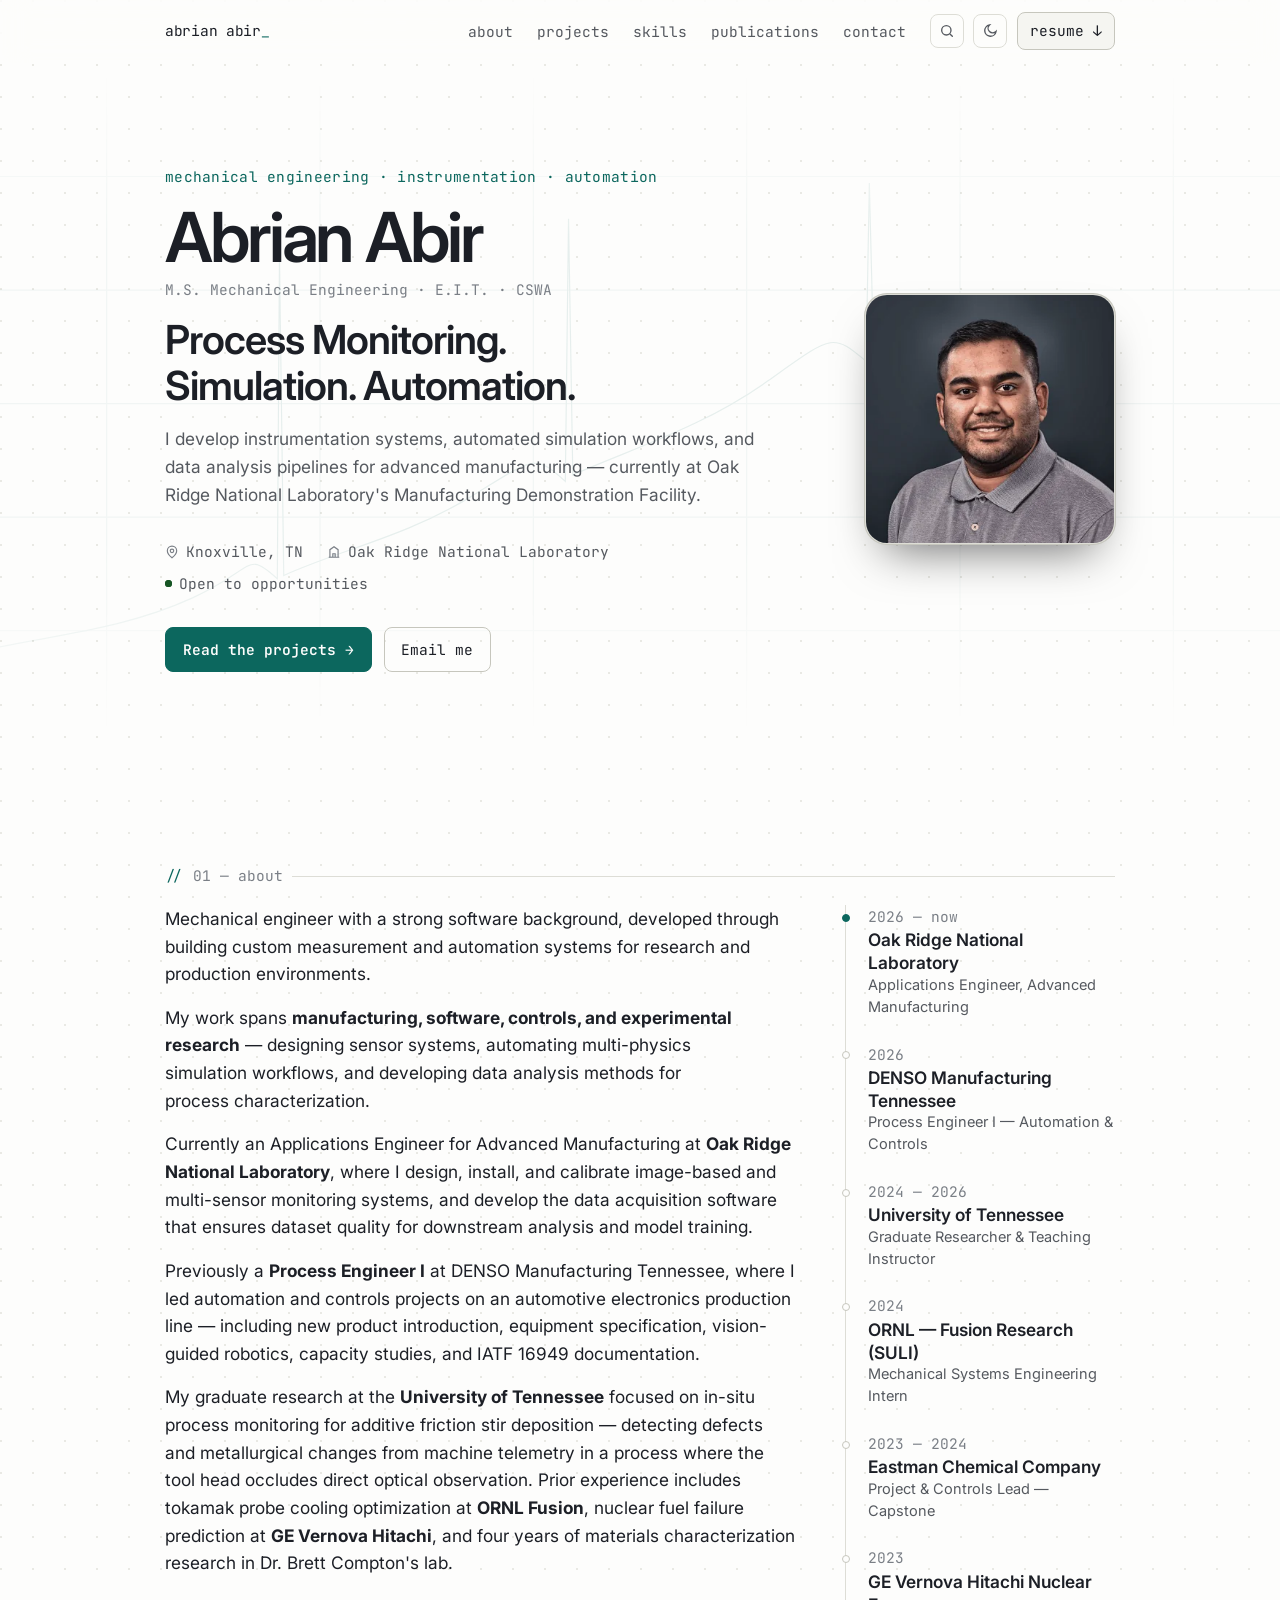
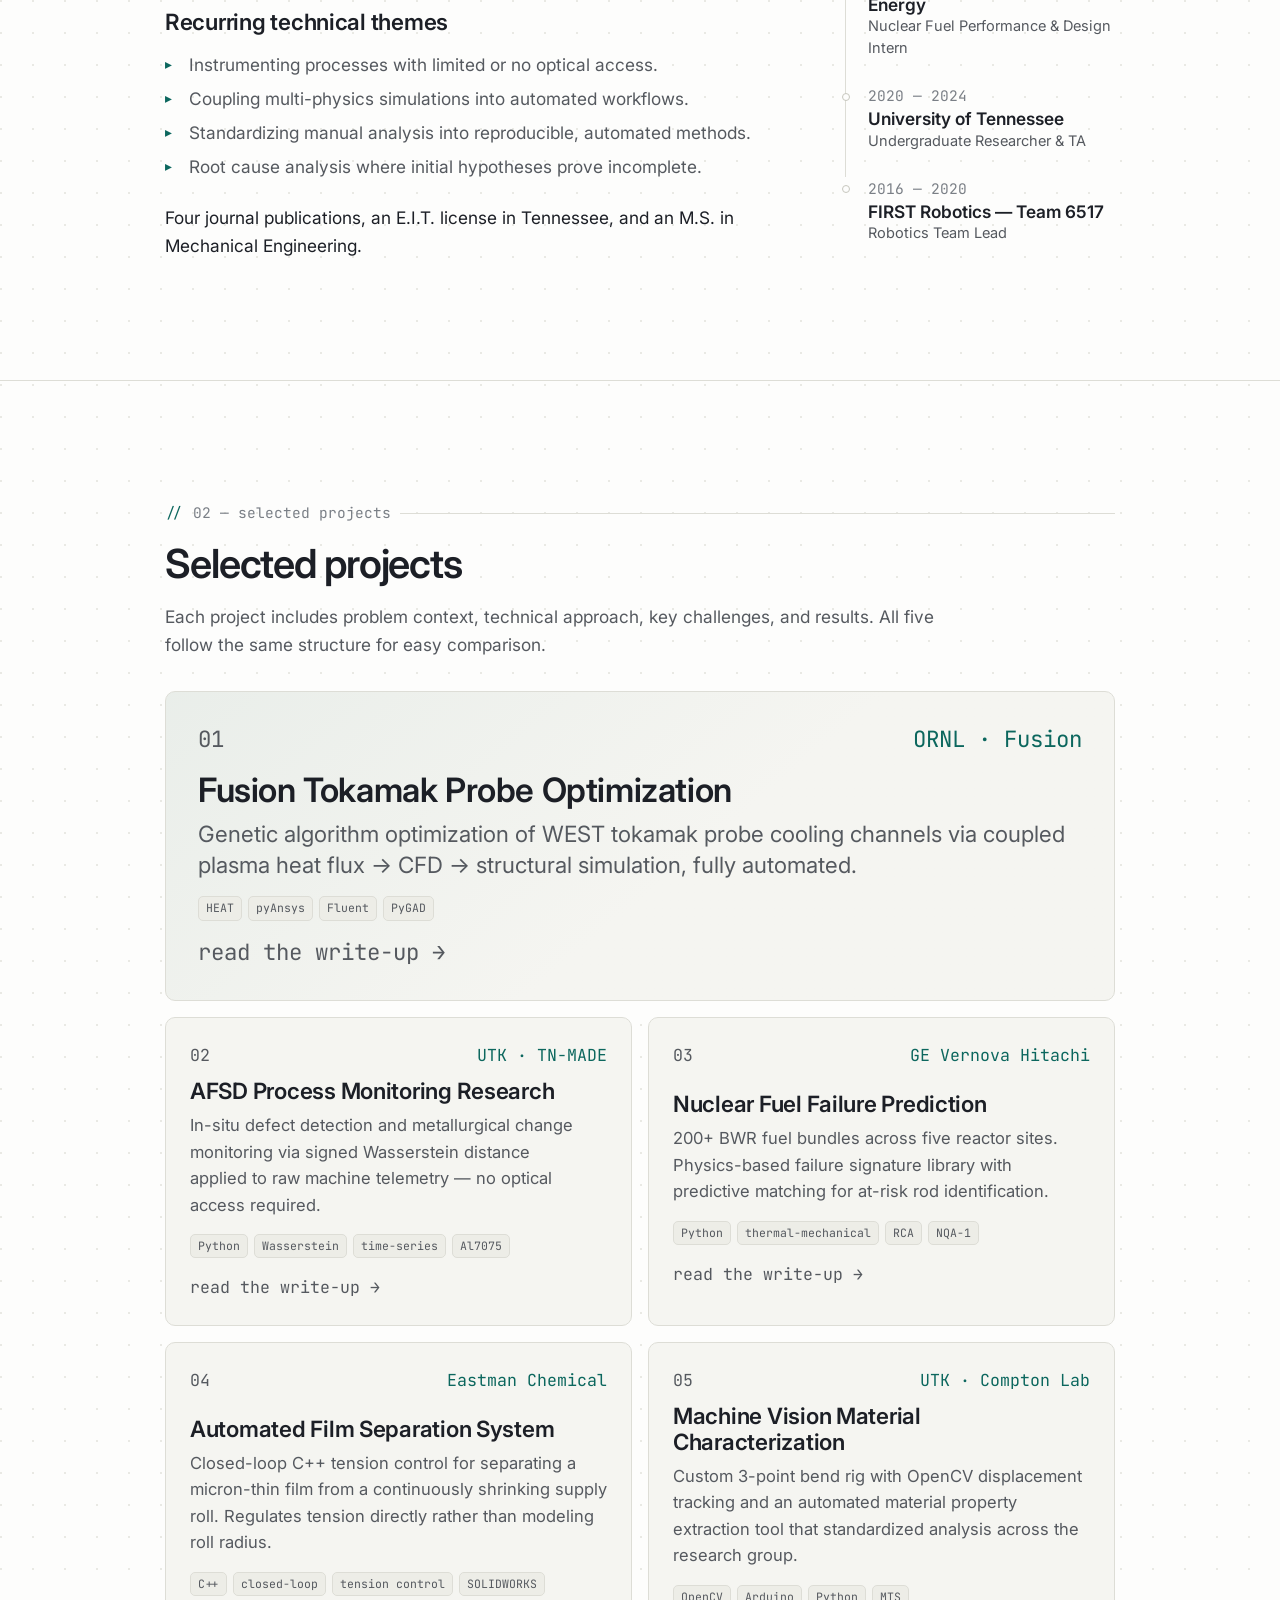
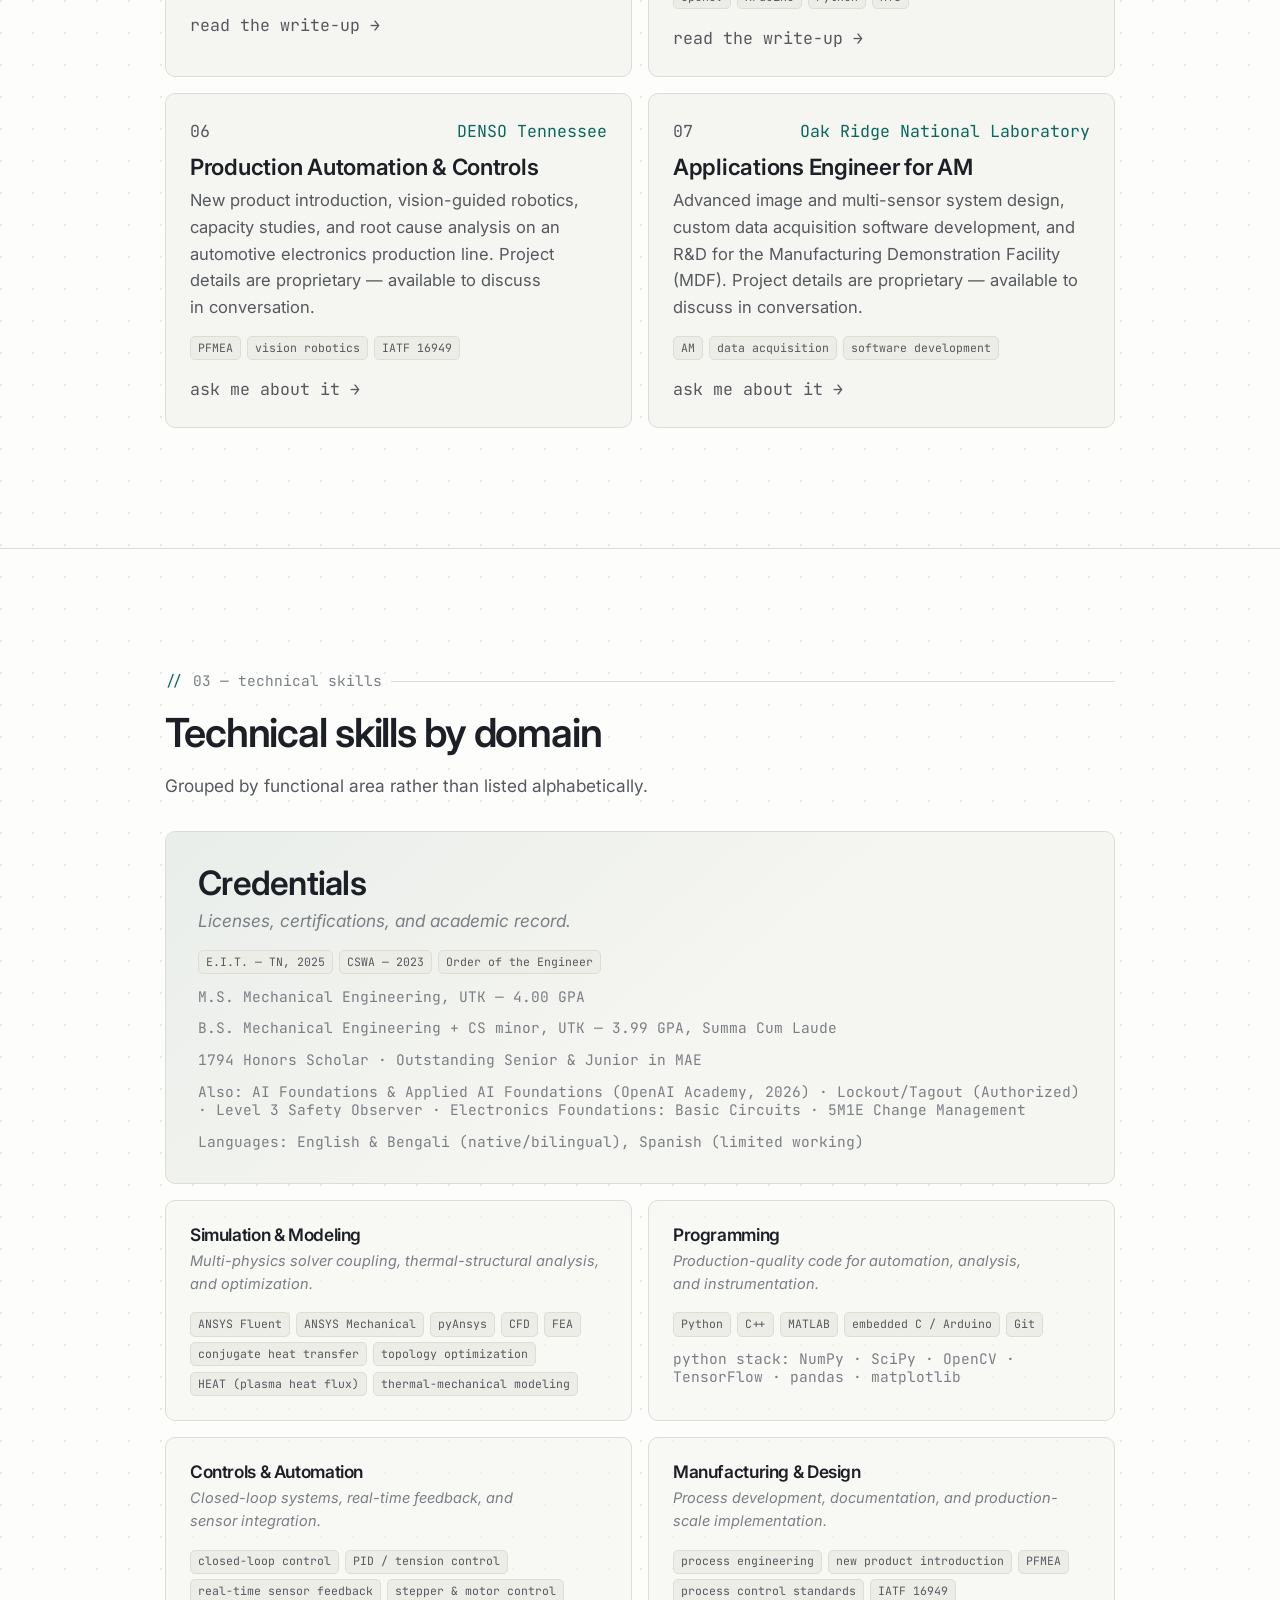
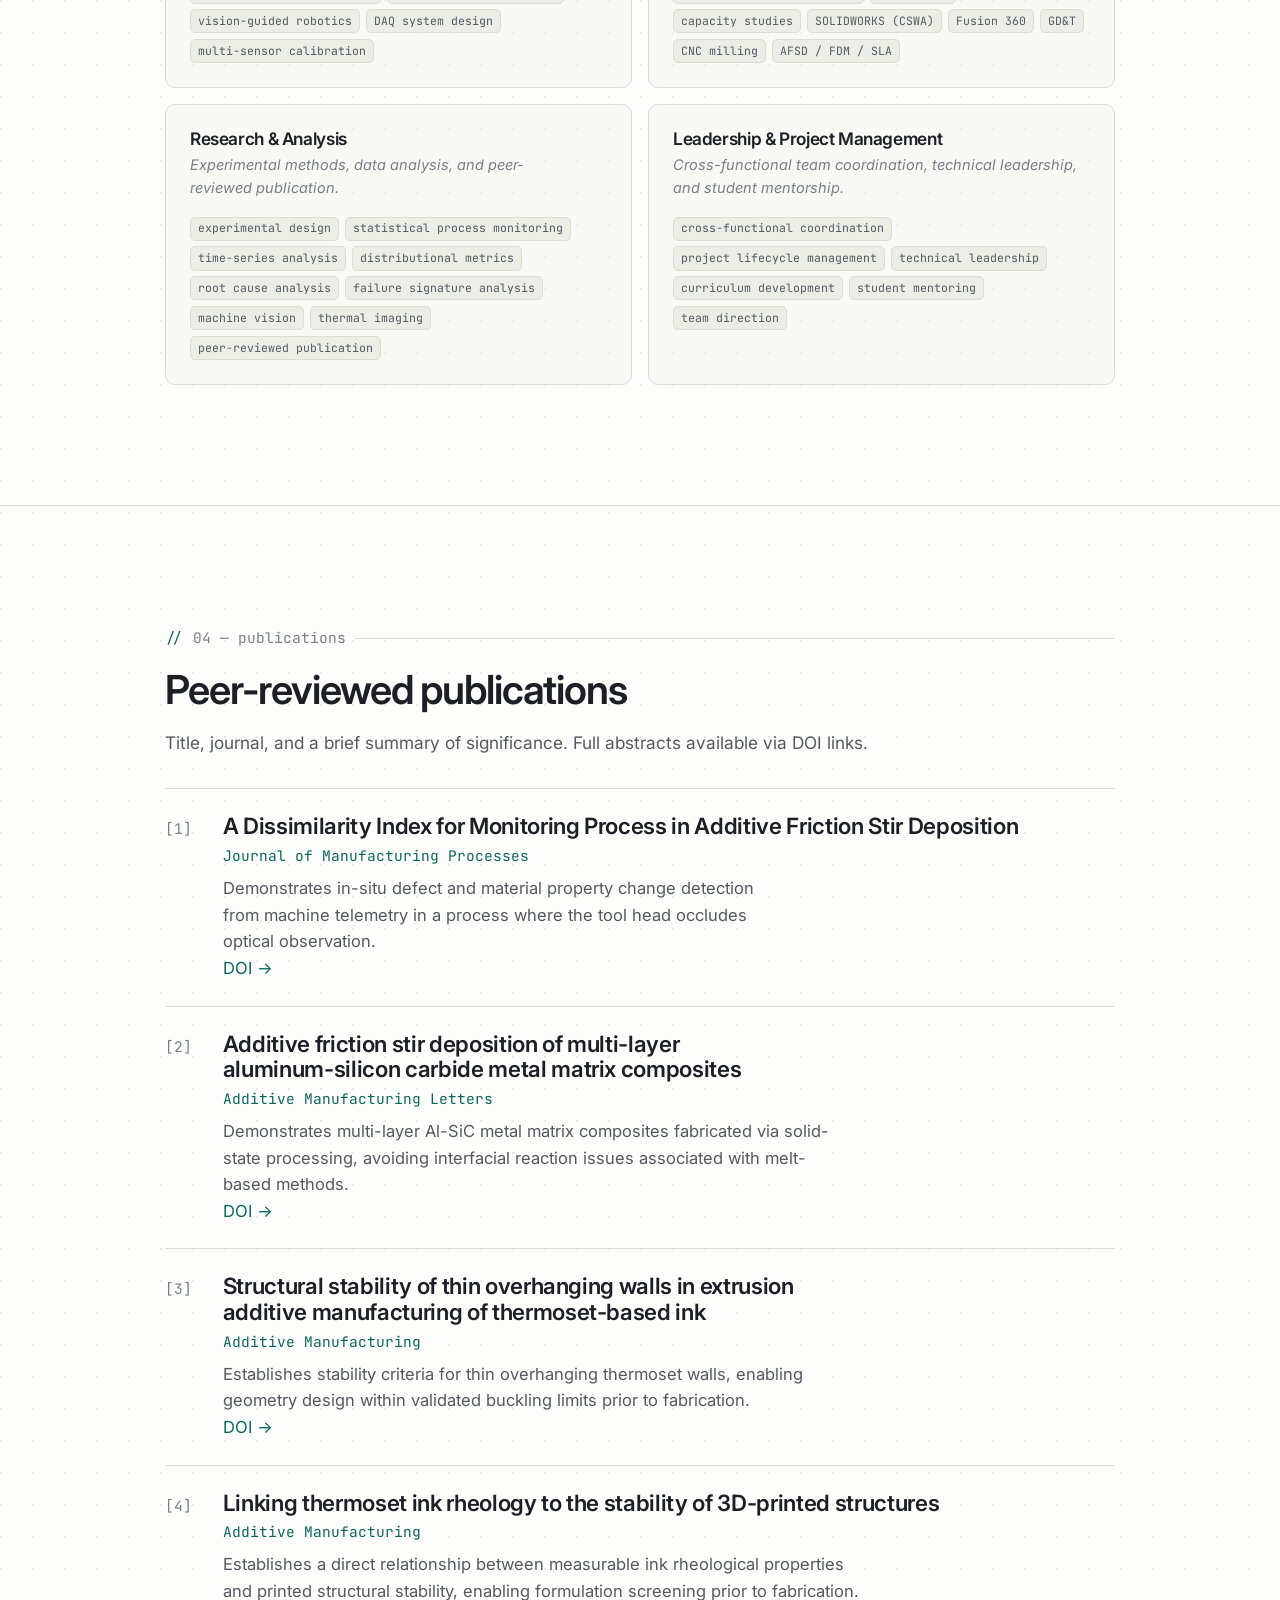
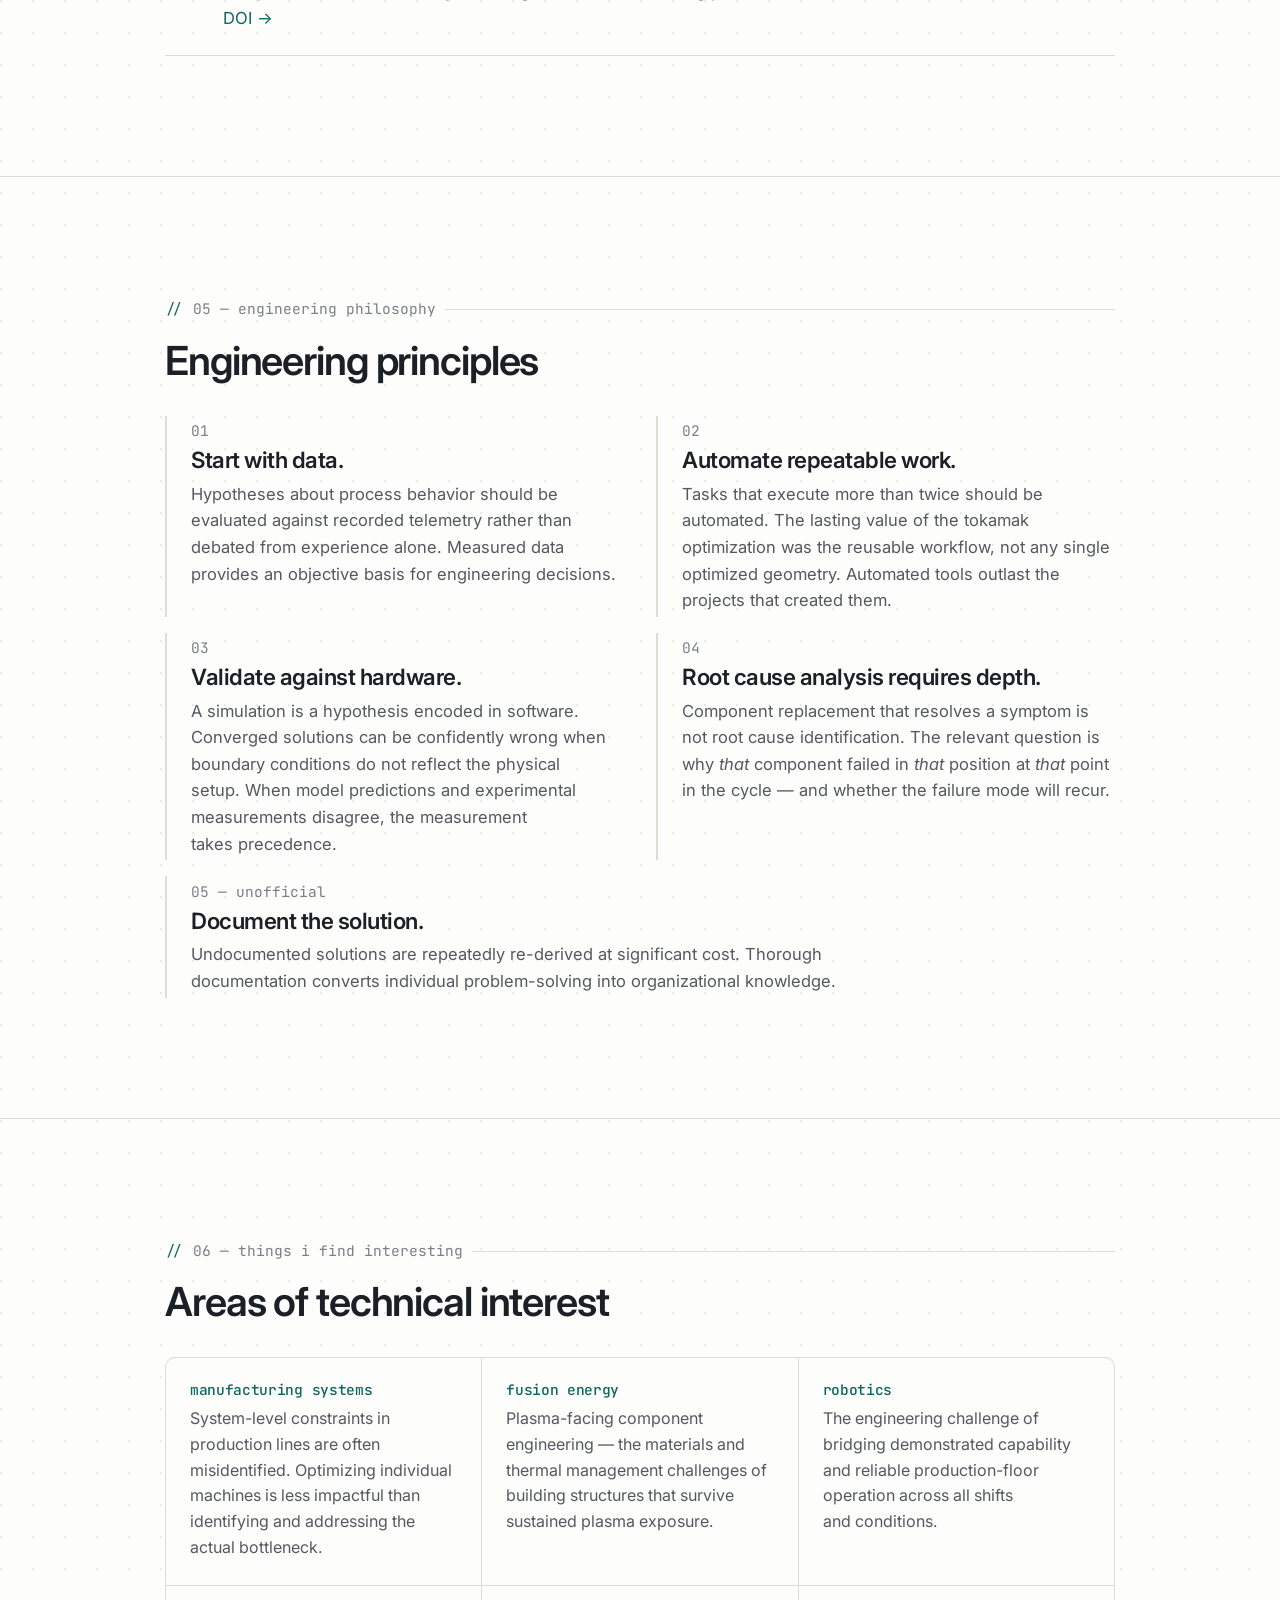
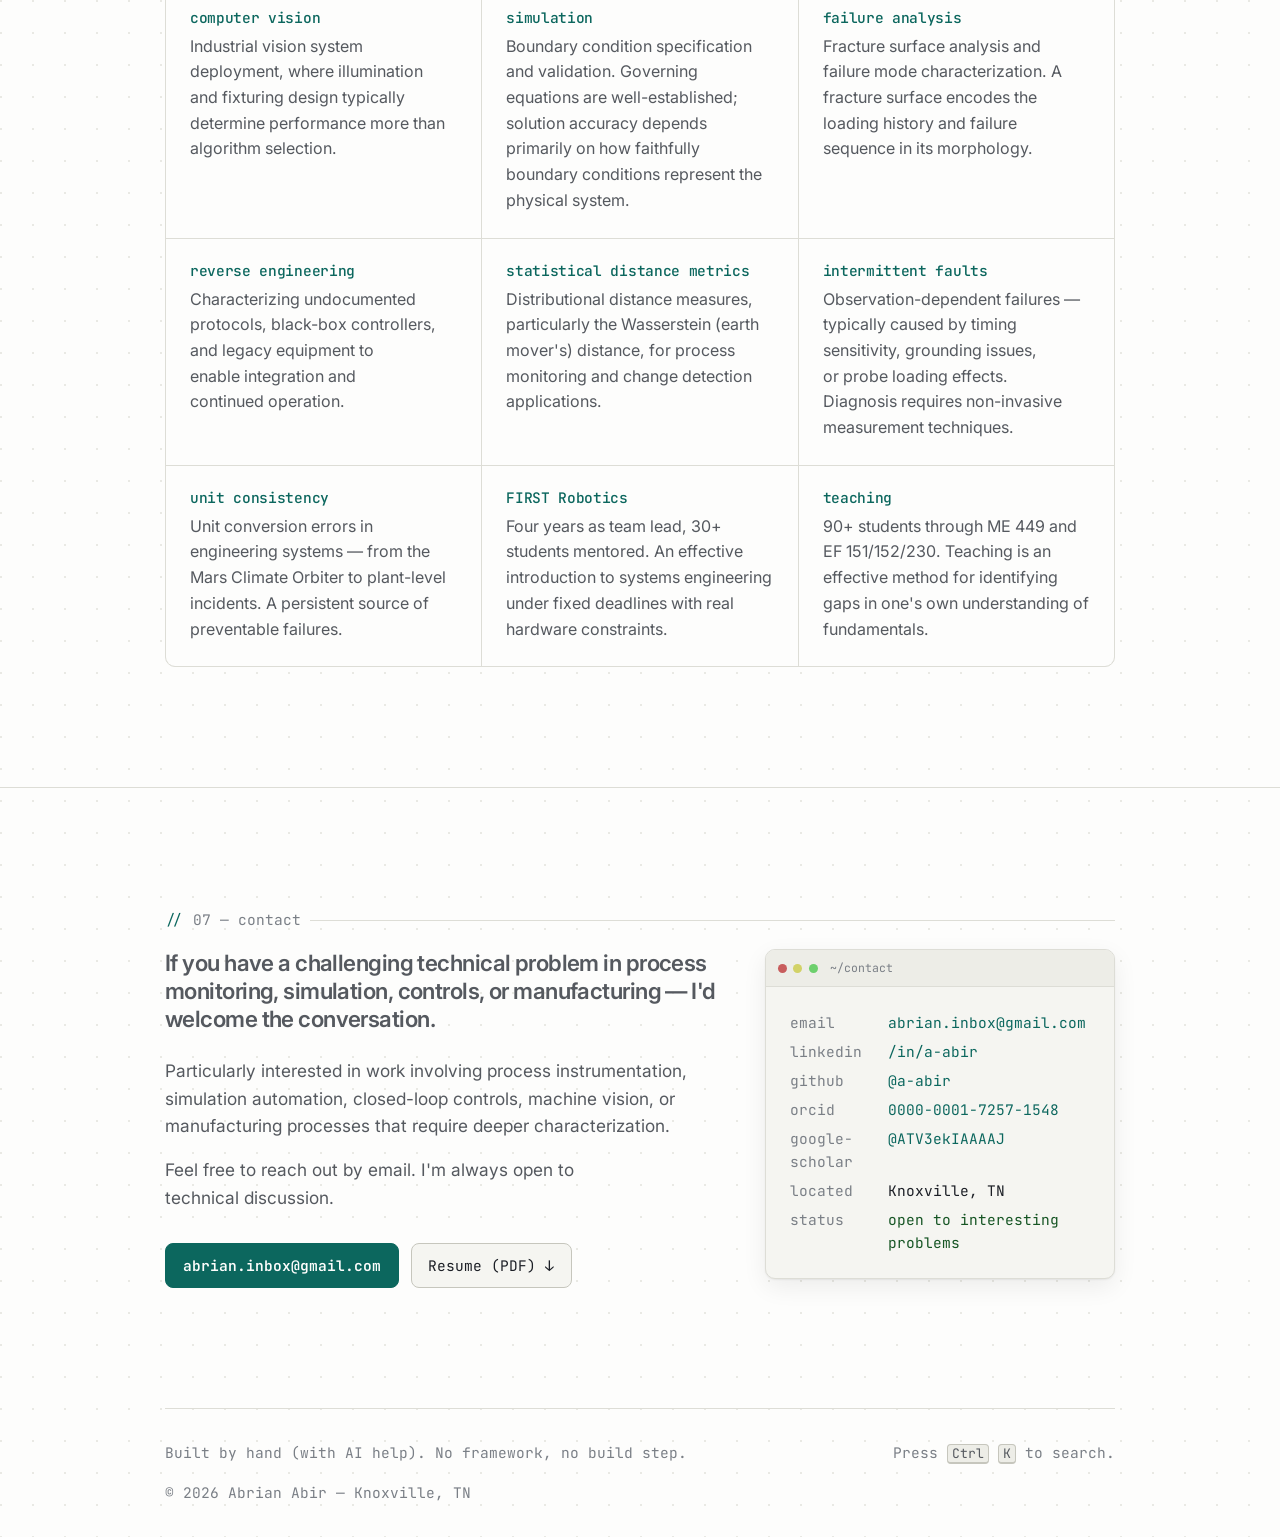
<file: index.html>
<!DOCTYPE html><html lang="en" data-theme="dark"><head><meta charset="utf-8"><meta name="viewport" content="width=device-width, initial-scale=1"><title>Abrian Abir — Mechanical Engineer, Instrumentation & Automation</title><meta name="description" content="Abrian Abir — mechanical engineer working on process monitoring, simulation automation, controls, and machine vision. Oak Ridge National Laboratory, Knoxville TN."><meta name="author" content="Abrian Abir"><meta name="theme-color" content="#141a23"><link rel="canonical" href="https://a-abir.github.io/"><meta property="og:type" content="website"><meta property="og:url" content="https://a-abir.github.io/"><meta property="og:title" content="Abrian Abir — Mechanical Engineer, Instrumentation & Automation"><meta property="og:description" content="Abrian Abir — mechanical engineer working on process monitoring, simulation automation, controls, and machine vision. Oak Ridge National Laboratory, Knoxville TN."><meta property="og:image" content="https://a-abir.github.io/assets/img/og/og-home.png"><meta property="og:image:width" content="1200"><meta property="og:image:height" content="630"><meta property="og:image:alt" content="Abrian Abir — mechanical engineering · instrumentation · automation"><meta name="twitter:card" content="summary_large_image"><link rel="icon" href="data:image/svg+xml,<svg xmlns='http://www.w3.org/2000/svg' viewBox='0 0 100 100'><rect width='100' height='100' rx='20' fill='%230D1117'/><text y='70' x='42' text-anchor='middle' font-size='64' font-family='monospace' font-weight='bold' fill='%234FD1C5'>A</text><rect x='68' y='50' width='12' height='20' fill='%234FD1C5'/></svg>"><link rel="preconnect" href="https://fonts.googleapis.com"><link rel="preconnect" href="https://fonts.gstatic.com" crossorigin><link rel="preload" as="style" href="https://fonts.googleapis.com/css2?family=Inter:wght@400;500;600;700&amp;family=JetBrains+Mono:wght@400;500&amp;display=swap"><link rel="stylesheet" href="https://fonts.googleapis.com/css2?family=Inter:wght@400;500;600;700&amp;family=JetBrains+Mono:wght@400;500&amp;display=swap" media="print" onload="this.media='all'"><noscript><link rel="stylesheet" href="https://fonts.googleapis.com/css2?family=Inter:wght@400;500;600;700&amp;family=JetBrains+Mono:wght@400;500&amp;display=swap"></noscript><link rel="stylesheet" href="assets/css/style.min.css?v=2b553c2c5e"><link rel="expect" href="#main" blocking="render"><script>
  (() => { try {
    const s = localStorage.getItem('theme');
    document.documentElement.dataset.theme =
      s || (matchMedia('(prefers-color-scheme: light)').matches ? 'light' : 'dark');
  } catch { document.documentElement.dataset.theme = 'dark'; } })();
</script><script type="speculationrules">
{"prefetch":[{"where":{"selector_matches":".card a, .proj-nav a, .backlink, .pal a"},"eagerness":"moderate"}]}
</script><script type="application/ld+json">
{
  "@context": "https://schema.org",
  "@type": "Person",
  "name": "Abrian Abir",
  "jobTitle": "Applications Engineer for Advanced Manufacturing",
  "worksFor": {
    "@type": "Organization",
    "name": "Oak Ridge National Laboratory"
  },
  "alumniOf": {
    "@type": "CollegeOrUniversity",
    "name": "University of Tennessee, Knoxville"
  },
  "email": "mailto:abrian.inbox@gmail.com",
  "address": {
    "@type": "PostalAddress",
    "addressLocality": "Knoxville",
    "addressRegion": "TN",
    "addressCountry": "US"
  },
  "sameAs": [
    "https://linkedin.com/in/a-abir",
    "https://github.com/a-abir"
  ],
  "knowsAbout": [
    "Process monitoring",
    "CFD",
    "FEA",
    "Machine vision",
    "Closed-loop control",
    "Additive manufacturing",
    "Python"
  ]
}
</script></head><body><div class="progress" aria-hidden="true"></div><a class="skip" href="#main">Skip to content</a><header class="nav"><div class="nav__inner"><a class="nav__brand" href="#top">abrian&nbsp;abir</a><nav aria-label="Primary"><ul class="nav__links"><li><a href="#about">about</a></li><li><a href="#projects">projects</a></li><li><a href="#skills">skills</a></li><li><a href="#publications">publications</a></li><li><a href="#contact">contact</a></li></ul></nav><div class="nav__actions"><button class="icon-btn" data-open-palette aria-label="Search (Ctrl K)" title="Search — Ctrl K"><svg viewBox="0 0 24 24" fill="none" stroke="currentColor" stroke-width="2" stroke-linecap="round"><circle cx="11" cy="11" r="7"/><path d="m20 20-3.2-3.2"/></svg></button><button class="icon-btn" id="theme-toggle" aria-label="Switch theme" title="Toggle theme"><svg class="i-sun" viewBox="0 0 24 24" fill="none" stroke="currentColor" stroke-width="2" stroke-linecap="round"><circle cx="12" cy="12" r="4.2"/><path d="M12 2v2M12 20v2M2 12h2M20 12h2M4.9 4.9l1.4 1.4M17.7 17.7l1.4 1.4M19.1 4.9l-1.4 1.4M6.3 17.7l-1.4 1.4"/></svg><svg class="i-moon" viewBox="0 0 24 24" fill="none" stroke="currentColor" stroke-width="2" stroke-linecap="round"><path d="M21 12.8A8.5 8.5 0 1 1 11.2 3a6.6 6.6 0 0 0 9.8 9.8Z"/></svg></button><a class="btn btn--sm nav__resume" target="_blank" rel="noopener" href="resume.pdf" download>resume ↓</a><button class="icon-btn nav__burger" id="nav-toggle" aria-label="Open menu"
aria-expanded="false" aria-controls="nav-mobile"><span class="i-open"><svg viewBox="0 0 24 24" fill="none" stroke="currentColor" stroke-width="2" stroke-linecap="round"><path d="M4 7h16M4 12h16M4 17h16"/></svg></span><span class="i-close"><svg viewBox="0 0 24 24" fill="none" stroke="currentColor" stroke-width="2" stroke-linecap="round"><path d="M6 6l12 12M18 6L6 18"/></svg></span></button></div></div><div class="nav__mobile" id="nav-mobile" hidden><nav aria-label="Mobile"><ul><li><a href="#about">about</a></li><li><a href="#projects">projects</a></li><li><a href="#skills">skills</a></li><li><a href="#philosophy">philosophy</a></li><li><a href="#interests">interests</a></li><li><a href="#publications">publications</a></li><li><a href="#contact">contact</a></li></ul></nav><a class="btn btn--primary nav__mobile-cta" target="_blank" rel="noopener" href="resume.pdf" download>Download resume (PDF)</a></div></header><main id="main"><span id="top"></span><section class="hero"><svg class="hero__plot" viewBox="0 0 1200 420" preserveAspectRatio="none" aria-hidden="true"><g class="grid"><path d="M0 70H1200M0 140H1200M0 210H1200M0 280H1200M0 350H1200"/><path d="M100 0V420M300 0V420M500 0V420M700 0V420M900 0V420M1100 0V420"/></g><path class="trace" d="M0 360 C 60 352, 120 348, 180 330 S 230 300, 260 318 L 262 120 L 266 316 C 320 300, 380 292, 440 268 S 500 240, 530 258 L 533 96 L 537 254 C 600 236, 660 224, 720 196 S 780 166, 812 184 L 815 74 L 819 180 C 880 160, 940 148, 1000 124 S 1120 92, 1200 78"/></svg><div class="wrap hero__inner"><div class="hero__copy"><p class="eyebrow">mechanical engineering · instrumentation · automation</p><h1>Abrian Abir</h1><p class="hero__creds">M.S. Mechanical Engineering · E.I.T. · CSWA</p><p class="hero__headline" id="headline" data-lines='["Process Monitoring. Simulation. Automation.", "Instrumentation and Data-Driven Manufacturing.", "Building the Measurement Systems That Close the Loop.", "From Sensor Data to Engineering Decisions.", "Bridging Simulation, Controls, and the Production Floor."]'><span id="headline-text"></span><span class="cursor" aria-hidden="true">|</span></p><p class="hero__pitch">I develop instrumentation systems, automated simulation workflows, and data analysis pipelines for advanced manufacturing — currently at Oak Ridge National Laboratory's Manufacturing Demonstration Facility.</p><p class="hero__meta"><span><svg viewBox="0 0 24 24" fill="none" stroke="currentColor" stroke-width="2"><path d="M20 10c0 6-8 12-8 12s-8-6-8-12a8 8 0 0 1 16 0Z"/><circle cx="12" cy="10" r="3"/></svg> Knoxville, TN</span>
<span><svg viewBox="0 0 24 24" fill="none" stroke="currentColor" stroke-width="2"><path d="M3 21h18M5 21V8l7-5 7 5v13M10 21v-6h4v6"/></svg> Oak Ridge National Laboratory</span>
<span><i class="dot" aria-hidden="true"></i> Open to opportunities</span></p><div class="hero__cta"><a class="btn btn--primary" href="#projects">Read the projects →</a>
<a class="btn btn--ghost" href="mailto:abrian.inbox@gmail.com">Email me</a></div></div><figure class="hero__portrait"><picture><source type="image/webp" srcset="assets/img/portrait@1x.webp 170w, assets/img/portrait.webp 340w" sizes="(max-width: 820px) 150px, 250px"><img src="assets/img/portrait.png" alt="Abrian Abir"
width="340" height="340"
fetchpriority="high" decoding="async"></picture></figure></div></section><section id="about"><div class="wrap"><h2 class="sec-label reveal">01 — about</h2><div class="about-grid"><div class="reveal"><p>Mechanical engineer with a strong software background, developed through building custom measurement and automation systems for research and production environments.</p><p>My work spans <strong>manufacturing, software, controls, and experimental research</strong> — designing sensor systems, automating multi-physics simulation workflows, and developing data analysis methods for process characterization.</p><p>Currently an Applications Engineer for Advanced Manufacturing at <strong>Oak Ridge National Laboratory</strong>, where I design, install, and calibrate image-based and multi-sensor monitoring systems, and develop the data acquisition software that ensures dataset quality for downstream analysis and model training.</p><p>Previously a <strong>Process Engineer I</strong> at DENSO Manufacturing Tennessee, where I led automation and controls projects on an automotive electronics production line — including new product introduction, equipment specification, vision-guided robotics, capacity studies, and IATF 16949 documentation.</p><p>My graduate research at the <strong>University of Tennessee</strong> focused on in-situ process monitoring for additive friction stir deposition — detecting defects and metallurgical changes from machine telemetry in a process where the tool head occludes direct optical observation. Prior experience includes tokamak probe cooling optimization at <strong>ORNL Fusion</strong>, nuclear fuel failure prediction at <strong>GE Vernova Hitachi</strong>, and four years of materials characterization research in Dr. Brett Compton's lab.</p><h3>Recurring technical themes</h3><ul class="tick-list"><li><span>Instrumenting processes with limited or no optical access.</span></li><li><span>Coupling multi-physics simulations into automated workflows.</span></li><li><span>Standardizing manual analysis into reproducible, automated methods.</span></li><li><span>Root cause analysis where initial hypotheses prove incomplete.</span></li></ul><p class="about-closer">Four journal publications, an E.I.T. license in Tennessee, and an M.S. in Mechanical Engineering.</p></div><aside class="reveal" aria-label="Career timeline"><ol class="timeline"><li data-now><span class="yr">2026 — now</span>
<span class="org">Oak Ridge National Laboratory</span>
<span class="role">Applications Engineer, Advanced Manufacturing</span></li><li><span class="yr">2026</span>
<span class="org">DENSO Manufacturing Tennessee</span>
<span class="role">Process Engineer I — Automation & Controls</span></li><li><span class="yr">2024 — 2026</span>
<span class="org">University of Tennessee</span>
<span class="role">Graduate Researcher & Teaching Instructor</span></li><li><span class="yr">2024</span>
<span class="org">ORNL — Fusion Research (SULI)</span>
<span class="role">Mechanical Systems Engineering Intern</span></li><li><span class="yr">2023 — 2024</span>
<span class="org">Eastman Chemical Company</span>
<span class="role">Project & Controls Lead — Capstone</span></li><li><span class="yr">2023</span>
<span class="org">GE Vernova Hitachi Nuclear Energy</span>
<span class="role">Nuclear Fuel Performance & Design Intern</span></li><li><span class="yr">2020 — 2024</span>
<span class="org">University of Tennessee</span>
<span class="role">Undergraduate Researcher & TA</span></li><li><span class="yr">2016 — 2020</span>
<span class="org">FIRST Robotics — Team 6517</span>
<span class="role">Robotics Team Lead</span></li></ol></aside></div></div></section><section id="projects"><div class="wrap"><h2 class="sec-label reveal">02 — selected projects</h2><div class="sec-head reveal"><h3>Selected projects</h3><p>Each project includes problem context, technical approach, key challenges, and results. All five follow the same structure for easy comparison.</p></div><div class="cards"><article class="card reveal" data-slug="tokamak-probe"><p class="card__idx"><span>01</span><span class="org">ORNL · Fusion</span></p><h3><a href="projects/tokamak-probe.html">Fusion Tokamak Probe Optimization</a></h3><p>Genetic algorithm optimization of WEST tokamak probe cooling channels via coupled plasma heat flux → CFD → structural simulation, fully automated.</p><div class="card__tags"><span class="tag">HEAT</span><span class="tag">pyAnsys</span><span class="tag">Fluent</span><span class="tag">PyGAD</span></div><p class="card__more">read the write-up <span class="arw">→</span></p></article><article class="card reveal" data-slug="afsd-monitoring"><p class="card__idx"><span>02</span><span class="org">UTK · TN-MADE</span></p><h3><a href="projects/afsd-monitoring.html">AFSD Process Monitoring Research</a></h3><p>In-situ defect detection and metallurgical change monitoring via signed Wasserstein distance applied to raw machine telemetry — no optical access required.</p><div class="card__tags"><span class="tag">Python</span><span class="tag">Wasserstein</span><span class="tag">time-series</span><span class="tag">Al7075</span></div><p class="card__more">read the write-up <span class="arw">→</span></p></article><article class="card reveal" data-slug="fuel-failure"><p class="card__idx"><span>03</span><span class="org">GE Vernova Hitachi</span></p><h3><a href="projects/fuel-failure.html">Nuclear Fuel Failure Prediction</a></h3><p>200+ BWR fuel bundles across five reactor sites. Physics-based failure signature library with predictive matching for at-risk rod identification.</p><div class="card__tags"><span class="tag">Python</span><span class="tag">thermal-mechanical</span><span class="tag">RCA</span><span class="tag">NQA-1</span></div><p class="card__more">read the write-up <span class="arw">→</span></p></article><article class="card reveal" data-slug="film-separator"><p class="card__idx"><span>04</span><span class="org">Eastman Chemical</span></p><h3><a href="projects/film-separator.html">Automated Film Separation System</a></h3><p>Closed-loop C++ tension control for separating a micron-thin film from a continuously shrinking supply roll. Regulates tension directly rather than modeling roll radius.</p><div class="card__tags"><span class="tag">C++</span><span class="tag">closed-loop</span><span class="tag">tension control</span><span class="tag">SOLIDWORKS</span></div><p class="card__more">read the write-up <span class="arw">→</span></p></article><article class="card reveal" data-slug="machine-vision"><p class="card__idx"><span>05</span><span class="org">UTK · Compton Lab</span></p><h3><a href="projects/machine-vision.html">Machine Vision Material Characterization</a></h3><p>Custom 3-point bend rig with OpenCV displacement tracking and an automated material property extraction tool that standardized analysis across the research group.</p><div class="card__tags"><span class="tag">OpenCV</span><span class="tag">Arduino</span><span class="tag">Python</span><span class="tag">MTS</span></div><p class="card__more">read the write-up <span class="arw">→</span></p></article><article class="card reveal"><p class="card__idx"><span>06</span><span class="org">DENSO Tennessee</span></p><h3><a href="#contact">Production Automation & Controls</a></h3><p>New product introduction, vision-guided robotics, capacity studies, and root cause analysis on an automotive electronics production line. Project details are proprietary — available to discuss in conversation.</p><div class="card__tags"><span class="tag">PFMEA</span><span class="tag">vision robotics</span><span class="tag">IATF 16949</span></div><p class="card__more">ask me about it <span class="arw">→</span></p></article><article class="card reveal"><p class="card__idx"><span>07</span><span class="org">Oak Ridge National Laboratory</span></p><h3><a href="#contact">Applications Engineer for AM</a></h3><p>Advanced image and multi-sensor system design, custom data acquisition software development, and R&D for the Manufacturing Demonstration Facility (MDF). Project details are proprietary — available to discuss in conversation.</p><div class="card__tags"><span class="tag">AM</span><span class="tag">data acquisition</span><span class="tag">software development</span></div><p class="card__more">ask me about it <span class="arw">→</span></p></article></div></div></section><section id="skills"><div class="wrap"><h2 class="sec-label reveal">03 — technical skills</h2><div class="sec-head reveal"><h3>Technical skills by domain</h3><p>Grouped by functional area rather than listed alphabetically.</p></div><div class="skills"><div class="skillgroup reveal"><h4>Credentials</h4><p>Licenses, certifications, and academic record.</p><ul><li class="tag">E.I.T. — TN, 2025</li><li class="tag">CSWA — 2023</li><li class="tag">Order of the Engineer</li><li class="sub">M.S. Mechanical Engineering, UTK — 4.00 GPA</li><li class="sub">B.S. Mechanical Engineering + CS minor, UTK — 3.99 GPA, Summa Cum Laude</li><li class="sub">1794 Honors Scholar · Outstanding Senior & Junior in MAE</li><li class="sub">Also: AI Foundations & Applied AI Foundations (OpenAI Academy, 2026) · Lockout/Tagout (Authorized) · Level 3 Safety Observer · Electronics Foundations: Basic Circuits · 5M1E Change Management</li><li class="sub">Languages: English & Bengali (native/bilingual), Spanish (limited working)</li></ul></div><div class="skillgroup reveal"><h4>Simulation & Modeling</h4><p>Multi-physics solver coupling, thermal-structural analysis, and optimization.</p><ul><li class="tag">ANSYS Fluent</li><li class="tag">ANSYS Mechanical</li><li class="tag">pyAnsys</li><li class="tag">CFD</li><li class="tag">FEA</li><li class="tag">conjugate heat transfer</li><li class="tag">topology optimization</li><li class="tag">HEAT (plasma heat flux)</li><li class="tag">thermal-mechanical modeling</li></ul></div><div class="skillgroup reveal"><h4>Programming</h4><p>Production-quality code for automation, analysis, and instrumentation.</p><ul><li class="tag">Python</li><li class="tag">C++</li><li class="tag">MATLAB</li><li class="tag">embedded C / Arduino</li><li class="tag">Git</li><li class="sub">python stack: NumPy · SciPy · OpenCV · TensorFlow · pandas · matplotlib</li></ul></div><div class="skillgroup reveal"><h4>Controls & Automation</h4><p>Closed-loop systems, real-time feedback, and sensor integration.</p><ul><li class="tag">closed-loop control</li><li class="tag">PID / tension control</li><li class="tag">real-time sensor feedback</li><li class="tag">stepper & motor control</li><li class="tag">vision-guided robotics</li><li class="tag">DAQ system design</li><li class="tag">multi-sensor calibration</li></ul></div><div class="skillgroup reveal"><h4>Manufacturing & Design</h4><p>Process development, documentation, and production-scale implementation.</p><ul><li class="tag">process engineering</li><li class="tag">new product introduction</li><li class="tag">PFMEA</li><li class="tag">process control standards</li><li class="tag">IATF 16949</li><li class="tag">capacity studies</li><li class="tag">SOLIDWORKS (CSWA)</li><li class="tag">Fusion 360</li><li class="tag">GD&T</li><li class="tag">CNC milling</li><li class="tag">AFSD / FDM / SLA</li></ul></div><div class="skillgroup reveal"><h4>Research & Analysis</h4><p>Experimental methods, data analysis, and peer-reviewed publication.</p><ul><li class="tag">experimental design</li><li class="tag">statistical process monitoring</li><li class="tag">time-series analysis</li><li class="tag">distributional metrics</li><li class="tag">root cause analysis</li><li class="tag">failure signature analysis</li><li class="tag">machine vision</li><li class="tag">thermal imaging</li><li class="tag">peer-reviewed publication</li></ul></div><div class="skillgroup reveal"><h4>Leadership & Project Management</h4><p>Cross-functional team coordination, technical leadership, and student mentorship.</p><ul><li class="tag">cross-functional coordination</li><li class="tag">project lifecycle management</li><li class="tag">technical leadership</li><li class="tag">curriculum development</li><li class="tag">student mentoring</li><li class="tag">team direction</li></ul></div></div></div></section><section id="publications"><div class="wrap"><h2 class="sec-label reveal">04 — publications</h2><div class="sec-head reveal"><h3>Peer-reviewed publications</h3><p>Title, journal, and a brief summary of significance. Full abstracts available via DOI links.</p></div><ol class="pubs reveal"><li><div><h4>A Dissimilarity Index for Monitoring Process in Additive Friction Stir Deposition</h4><p class="journal">Journal of Manufacturing Processes</p><p class="why">Demonstrates in-situ defect and material property change detection from machine telemetry in a process where the tool head occludes optical observation.</p><p class="why"><a href="https://doi.org/10.1016/j.jmapro.2026.04.076" target="_blank" rel="noopener" aria-label="DOI for A Dissimilarity Index for Monitoring Process in Additive Friction Stir Deposition">DOI →</a></p></div></li><li><div><h4>Additive friction stir deposition of multi-layer aluminum-silicon carbide metal matrix composites</h4><p class="journal">Additive Manufacturing Letters</p><p class="why">Demonstrates multi-layer Al-SiC metal matrix composites fabricated via solid-state processing, avoiding interfacial reaction issues associated with melt-based methods.</p><p class="why"><a href="https://doi.org/10.1016/j.addlet.2025.100330" target="_blank" rel="noopener" aria-label="DOI for Additive friction stir deposition of multi-layer aluminum-silicon carbide metal matrix composites">DOI →</a></p></div></li><li><div><h4>Structural stability of thin overhanging walls in extrusion additive manufacturing of thermoset-based ink</h4><p class="journal">Additive Manufacturing</p><p class="why">Establishes stability criteria for thin overhanging thermoset walls, enabling geometry design within validated buckling limits prior to fabrication.</p><p class="why"><a href="https://doi.org/10.1016/j.addma.2022.102677" target="_blank" rel="noopener" aria-label="DOI for Structural stability of thin overhanging walls in extrusion additive manufacturing of thermoset-based ink">DOI →</a></p></div></li><li><div><h4>Linking thermoset ink rheology to the stability of 3D-printed structures</h4><p class="journal">Additive Manufacturing</p><p class="why">Establishes a direct relationship between measurable ink rheological properties and printed structural stability, enabling formulation screening prior to fabrication.</p><p class="why"><a href="https://doi.org/10.1016/j.addma.2020.101621" target="_blank" rel="noopener" aria-label="DOI for Linking thermoset ink rheology to the stability of 3D-printed structures">DOI →</a></p></div></li></ol></div></section><section id="philosophy"><div class="wrap"><h2 class="sec-label reveal">05 — engineering philosophy</h2><div class="sec-head reveal"><h3>Engineering principles</h3></div><div class="philo"><article class="reveal"><span class="n">01</span><h4>Start with data.</h4><p>Hypotheses about process behavior should be evaluated against recorded telemetry rather than debated from experience alone. Measured data provides an objective basis for engineering decisions.</p></article><article class="reveal"><span class="n">02</span><h4>Automate repeatable work.</h4><p>Tasks that execute more than twice should be automated. The lasting value of the tokamak optimization was the reusable workflow, not any single optimized geometry. Automated tools outlast the projects that created them.</p></article><article class="reveal"><span class="n">03</span><h4>Validate against hardware.</h4><p>A simulation is a hypothesis encoded in software. Converged solutions can be confidently wrong when boundary conditions do not reflect the physical setup. When model predictions and experimental measurements disagree, the measurement takes precedence.</p></article><article class="reveal"><span class="n">04</span><h4>Root cause analysis requires depth.</h4><p>Component replacement that resolves a symptom is not root cause identification. The relevant question is why <em>that</em> component failed in <em>that</em> position at <em>that</em> point in the cycle — and whether the failure mode will recur.</p></article><article class="reveal" style="grid-column:1/-1"><span class="n">05 — unofficial</span><h4>Document the solution.</h4><p>Undocumented solutions are repeatedly re-derived at significant cost. Thorough documentation converts individual problem-solving into organizational knowledge.</p></article></div></div></section><section id="interests"><div class="wrap"><h2 class="sec-label reveal">06 — things i find interesting</h2><div class="sec-head reveal"><h3>Areas of technical interest</h3></div><div class="interests reveal"><div><h4>manufacturing systems</h4><p>System-level constraints in production lines are often misidentified. Optimizing individual machines is less impactful than identifying and addressing the actual bottleneck.</p></div><div><h4>fusion energy</h4><p>Plasma-facing component engineering — the materials and thermal management challenges of building structures that survive sustained plasma exposure.</p></div><div><h4>robotics</h4><p>The engineering challenge of bridging demonstrated capability and reliable production-floor operation across all shifts and conditions.</p></div><div><h4>computer vision</h4><p>Industrial vision system deployment, where illumination and fixturing design typically determine performance more than algorithm selection.</p></div><div><h4>simulation</h4><p>Boundary condition specification and validation. Governing equations are well-established; solution accuracy depends primarily on how faithfully boundary conditions represent the physical system.</p></div><div><h4>failure analysis</h4><p>Fracture surface analysis and failure mode characterization. A fracture surface encodes the loading history and failure sequence in its morphology.</p></div><div><h4>reverse engineering</h4><p>Characterizing undocumented protocols, black-box controllers, and legacy equipment to enable integration and continued operation.</p></div><div><h4>statistical distance metrics</h4><p>Distributional distance measures, particularly the Wasserstein (earth mover's) distance, for process monitoring and change detection applications.</p></div><div><h4>intermittent faults</h4><p>Observation-dependent failures — typically caused by timing sensitivity, grounding issues, or probe loading effects. Diagnosis requires non-invasive measurement techniques.</p></div><div><h4>unit consistency</h4><p>Unit conversion errors in engineering systems — from the Mars Climate Orbiter to plant-level incidents. A persistent source of preventable failures.</p></div><div><h4>FIRST Robotics</h4><p>Four years as team lead, 30+ students mentored. An effective introduction to systems engineering under fixed deadlines with real hardware constraints.</p></div><div><h4>teaching</h4><p>90+ students through ME 449 and EF 151/152/230. Teaching is an effective method for identifying gaps in one's own understanding of fundamentals.</p></div></div></div></section><section id="contact"><div class="wrap"><h2 class="sec-label reveal">07 — contact</h2><div class="contact-grid"><div class="reveal"><p class="contact-lead">If you have a challenging technical problem in process monitoring, simulation, controls, or manufacturing — I'd welcome the conversation.</p><p>Particularly interested in work involving process instrumentation, simulation automation, closed-loop controls, machine vision, or manufacturing processes that require deeper characterization.</p><p>Feel free to reach out by email. I'm always open to technical discussion.</p><div class="hero__cta" style="margin-top:2rem"><a class="btn btn--primary" href="mailto:abrian.inbox@gmail.com">abrian.inbox@gmail.com</a>
<a class="btn" target="_blank" rel="noopener" href="resume.pdf" download>Resume (PDF) ↓</a></div></div><div class="card-term reveal"><div class="card-term__bar"><i style="background: #c85d5d;"></i><i style="background: #d2d267;"></i><i style="background: #6dd06d;"></i><span>~/contact</span></div><dl><dt>email</dt><dd><a href="mailto:abrian.inbox@gmail.com" target="_blank" rel="noopener noreferrer">abrian.inbox@gmail.com</a></dd><dt>linkedin</dt><dd><a href="https://linkedin.com/in/a-abir" target="_blank" rel="noopener noreferrer">/in/a-abir</a></dd><dt>github</dt><dd><a href="https://github.com/a-abir" target="_blank" rel="noopener noreferrer">@a-abir</a></dd><dt>orcid</dt><dd><a href="https://orcid.org/0000-0001-7257-1548" target="_blank" rel="noopener noreferrer">0000-0001-7257-1548</a></dd><dt>google-scholar</dt><dd><a href="https://scholar.google.com/citations?user=ATV3ekIAAAAJ" target="_blank" rel="noopener noreferrer">@ATV3ekIAAAAJ</a></dd><dt>located</dt><dd>Knoxville, TN</dd><dt>status</dt><dd style="color:var(--data-green)">open to interesting problems</dd></dl></div></div></div></section></main><footer class="footer wrap"><span>Built by hand (with AI help). No framework, no build step.</span>
<span>Press <kbd>Ctrl</kbd>&nbsp;<kbd>K</kbd> to search.</span>
<span>© <span id="yr">2026</span> Abrian Abir — Knoxville, TN</span></footer><dialog class="pal" id="palette" aria-label="Site search"><div class="pal__box"><input id="palette-input" type="text" placeholder="jump to…" autocomplete="off" spellcheck="false" aria-label="Search the site"><ul id="palette-list"><li><a href="#about">About<span>section</span></a></li><li><a href="#projects">Projects<span>section</span></a></li><li><a href="#skills">Skills<span>section</span></a></li><li><a href="#publications">Publications<span>section</span></a></li><li><a href="#contact">Contact<span>section</span></a></li><li><a href="#philosophy">Engineering Philosophy<span>section</span></a></li><li><a href="#interests">Things I Find Interesting<span>section</span></a></li><li><a href="projects/tokamak-probe.html">Fusion Tokamak Probe Optimization<span>project</span></a></li><li><a href="projects/afsd-monitoring.html">AFSD Process Monitoring Research<span>project</span></a></li><li><a href="projects/fuel-failure.html">Nuclear Fuel Failure Prediction<span>project</span></a></li><li><a href="projects/film-separator.html">Automated Film Separation System<span>project</span></a></li><li><a href="projects/machine-vision.html">Machine Vision Material Characterization<span>project</span></a></li><li><a href="resume.pdf">Download resume<span>pdf</span></a></li><li><a href="mailto:abrian.inbox@gmail.com">Email Abrian<span>mailto</span></a></li><li><a href="https://github.com/a-abir">GitHub<span>external</span></a></li><li><a href="https://linkedin.com/in/a-abir">LinkedIn<span>external</span></a></li></ul><p class="pal__foot"><kbd>↑</kbd><kbd>↓</kbd> navigate · <kbd>↵</kbd> open · <kbd>esc</kbd> or click outside to close</p></div></dialog><script src="assets/js/main.min.js?v=4e6f062684" defer></script></body></html>
</file>
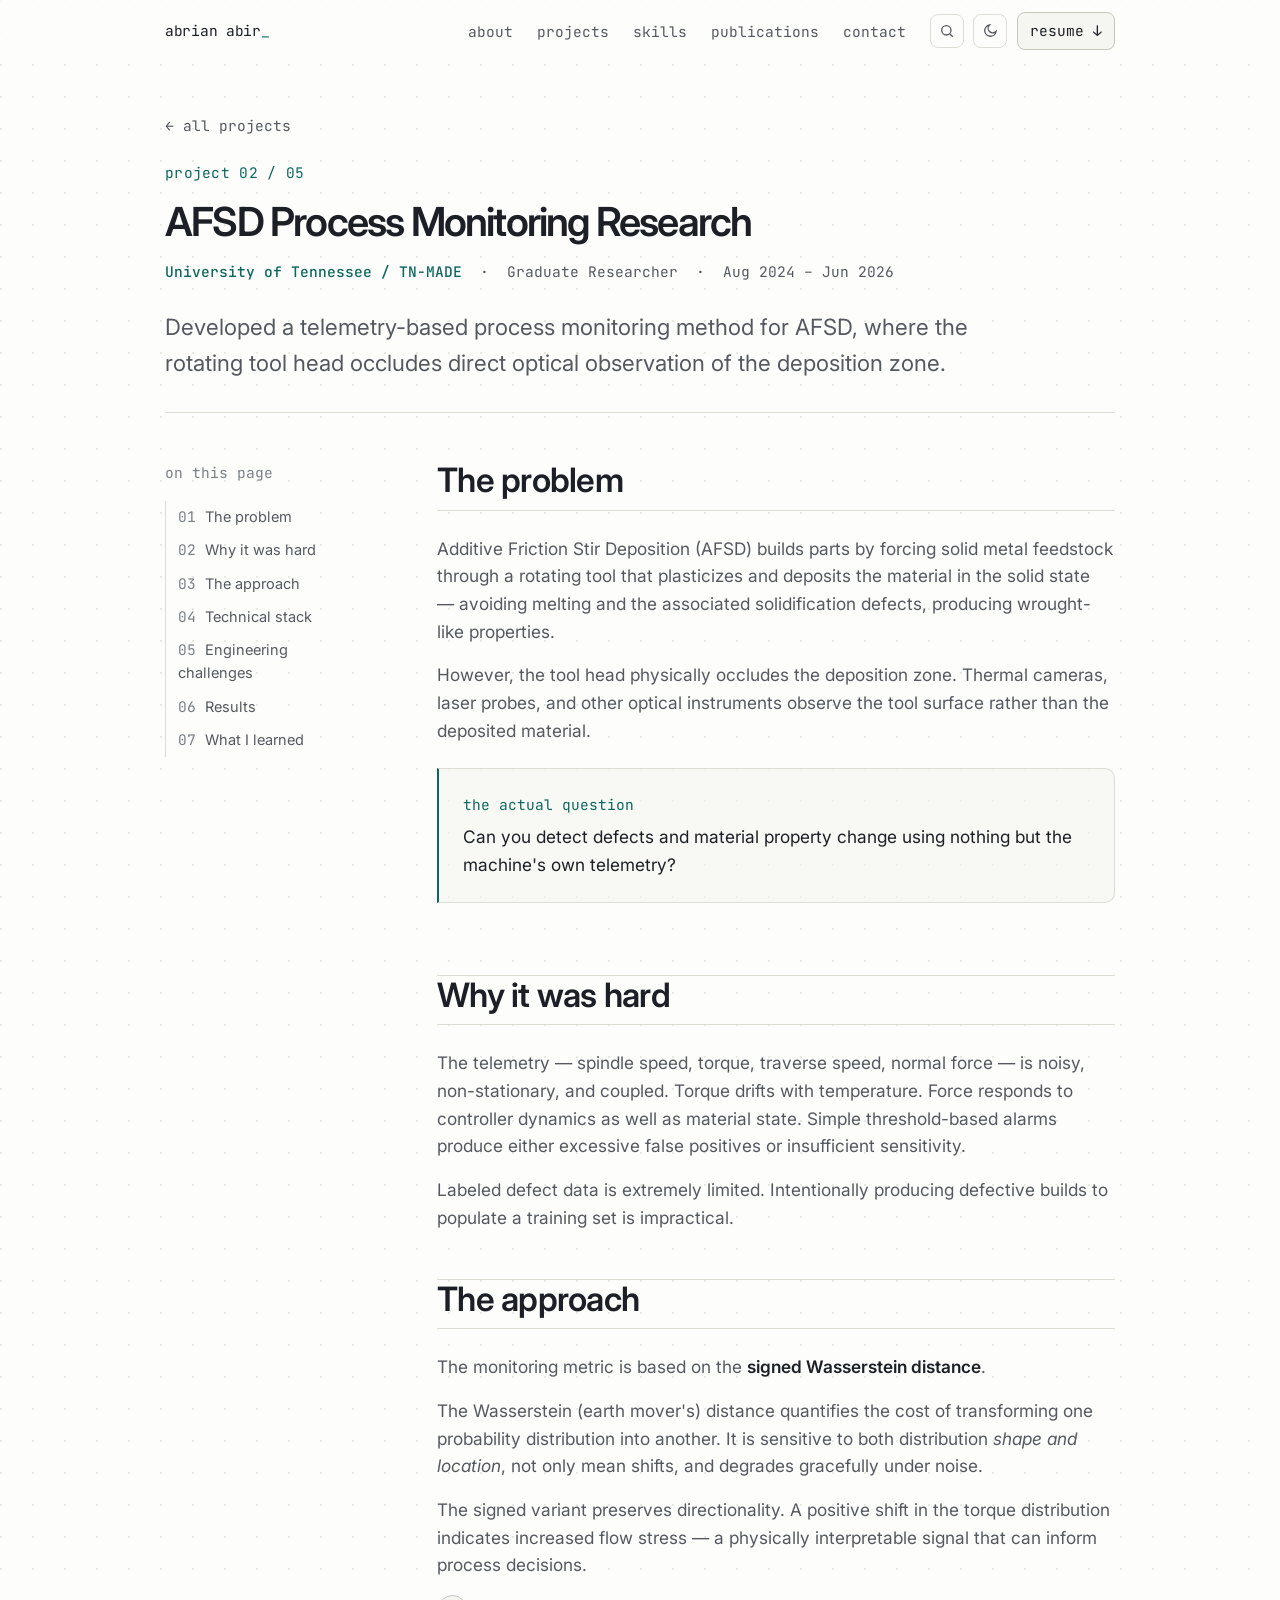
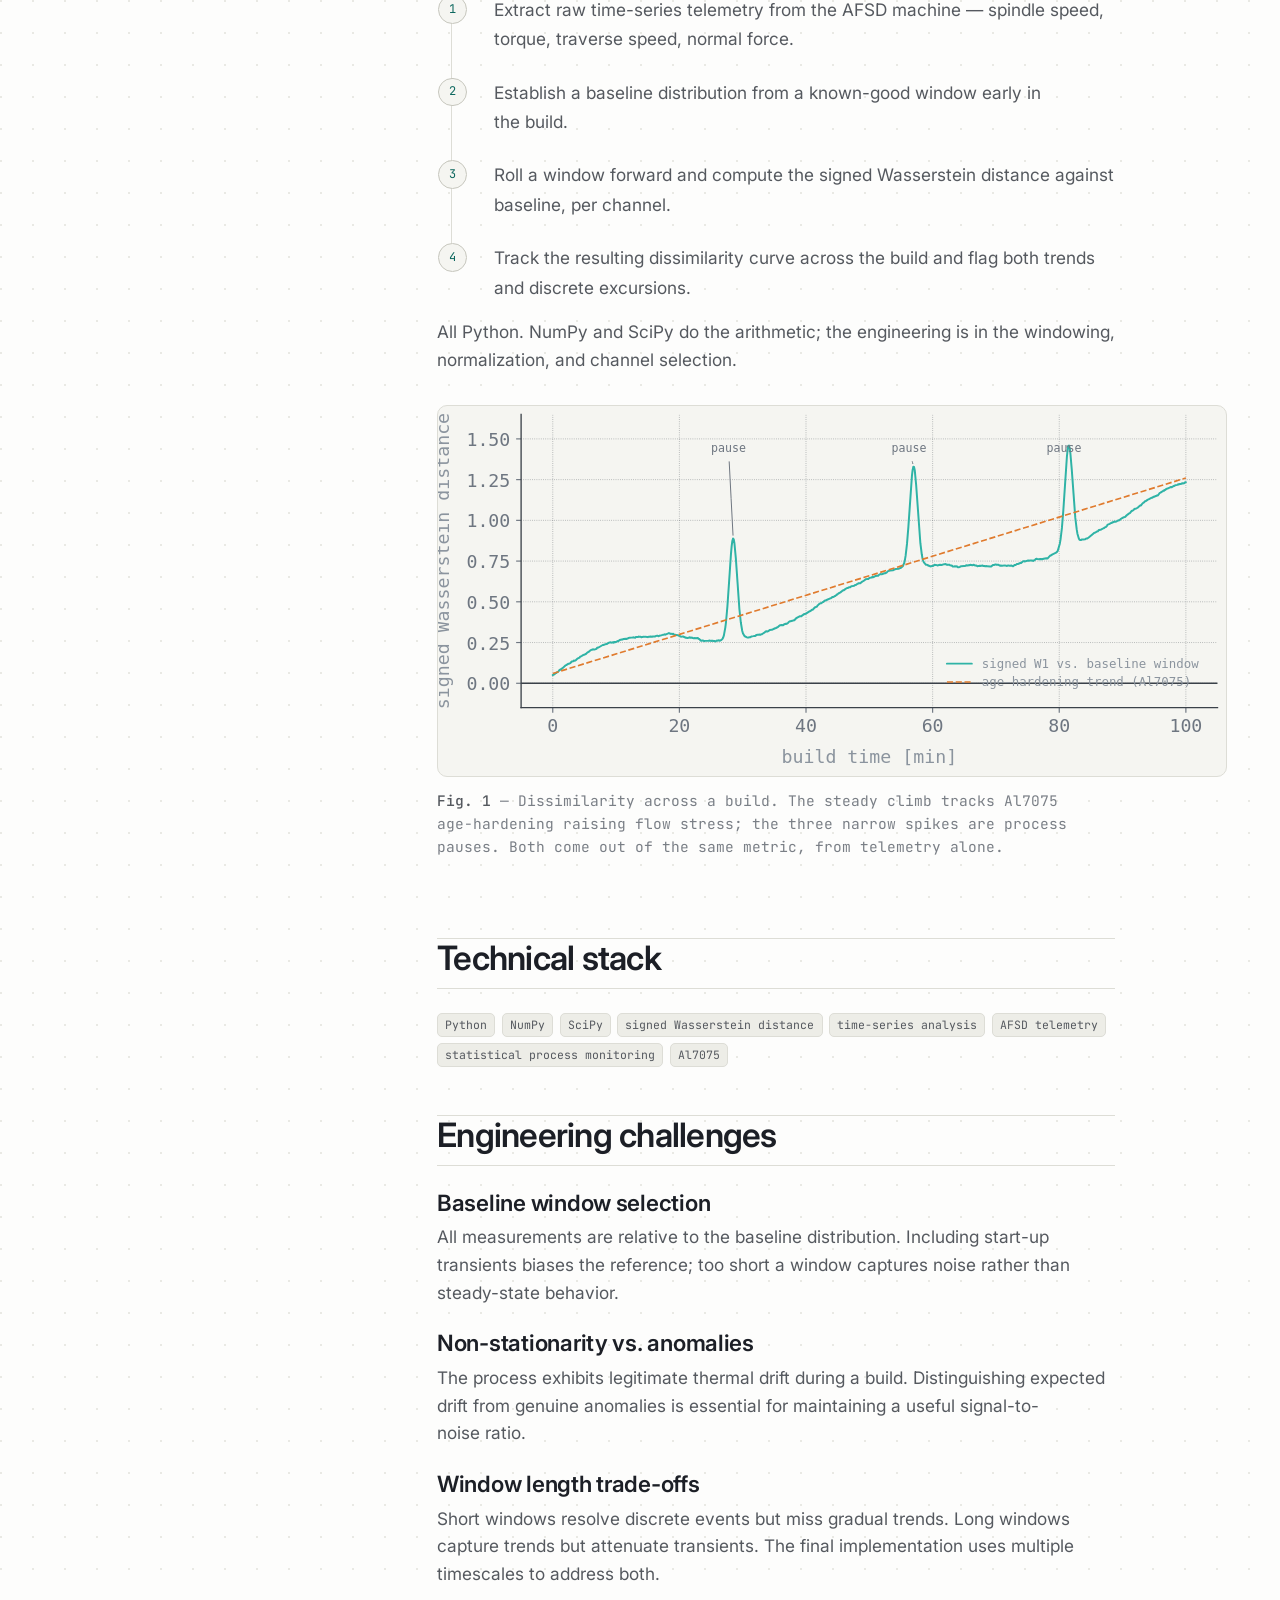
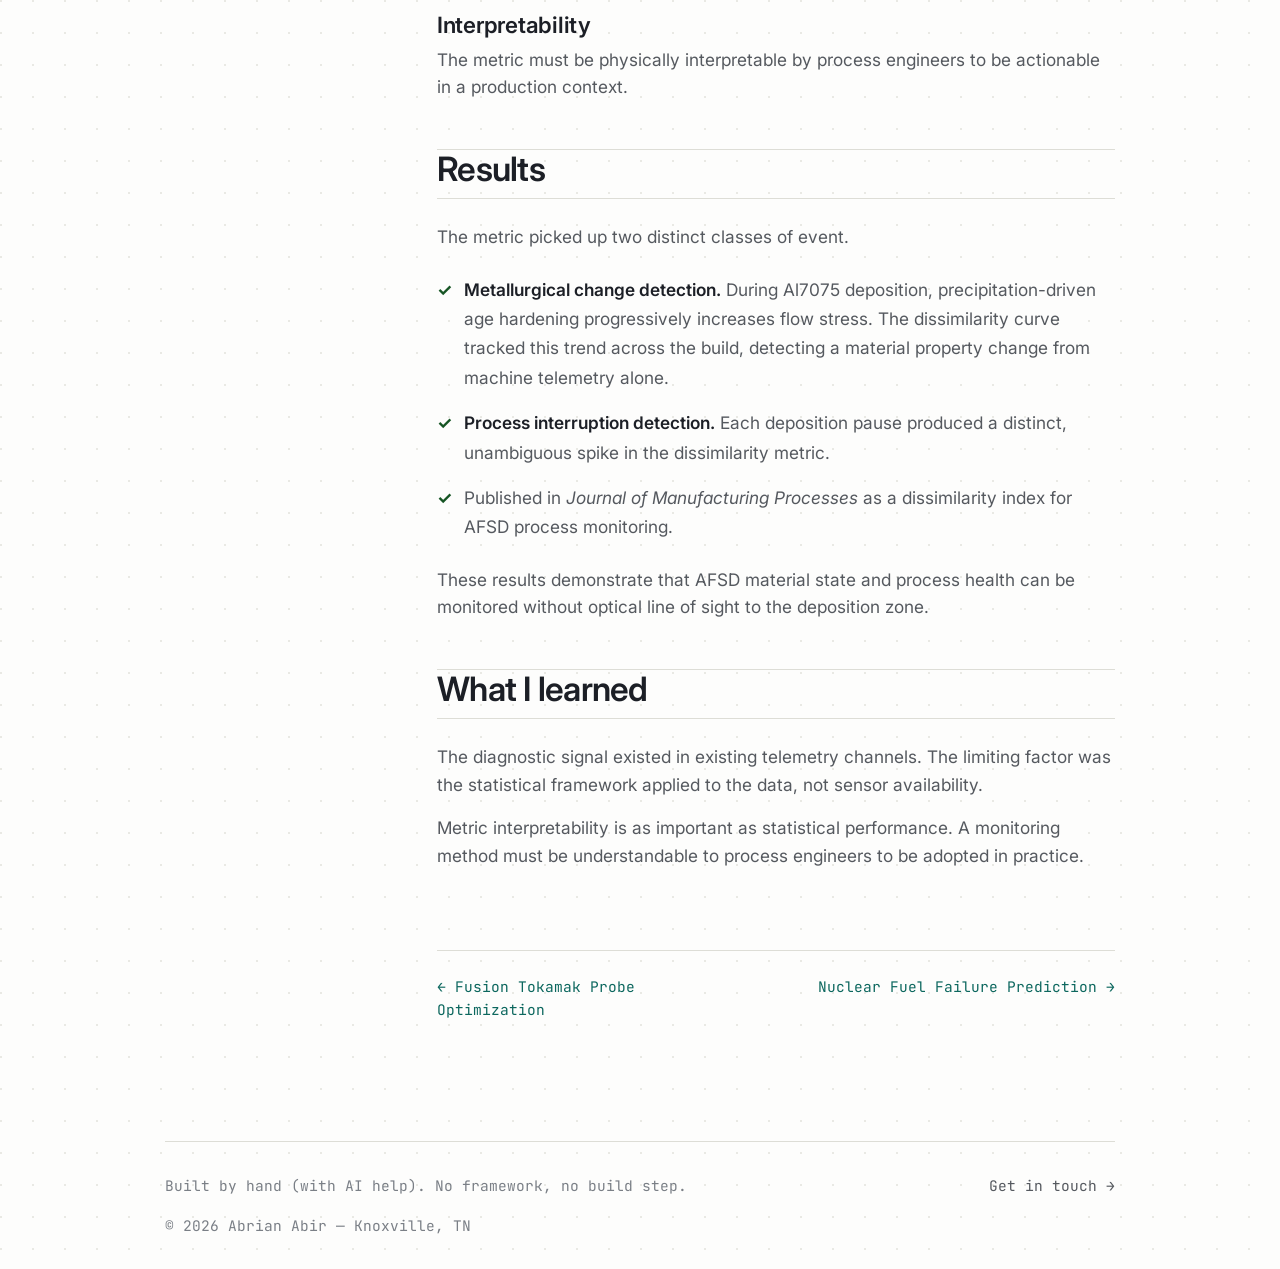
<file: projects/afsd-monitoring.html>
<!DOCTYPE html><html lang="en" data-theme="dark"><head><meta charset="utf-8"><meta name="viewport" content="width=device-width, initial-scale=1"><title>AFSD Process Monitoring Research — Abrian Abir</title><meta name="description" content="In-situ defect detection for additive friction stir deposition using the signed Wasserstein distance on raw machine telemetry — no optical access required."><meta name="author" content="Abrian Abir"><meta name="theme-color" content="#141a23"><link rel="canonical" href="https://a-abir.github.io/projects/afsd-monitoring.html"><meta property="og:type" content="article"><meta property="og:url" content="https://a-abir.github.io/projects/afsd-monitoring.html"><meta property="og:title" content="AFSD Process Monitoring Research — Abrian Abir"><meta property="og:description" content="In-situ defect detection for additive friction stir deposition using the signed Wasserstein distance on raw machine telemetry — no optical access required."><meta property="og:image" content="https://a-abir.github.io/assets/img/og/og-afsd-monitoring.png"><meta property="og:image:width" content="1200"><meta property="og:image:height" content="630"><meta property="og:image:alt" content="AFSD Process Monitoring Research — UTK · TN-MADE"><meta name="twitter:card" content="summary_large_image"><link rel="icon" href="data:image/svg+xml,<svg xmlns='http://www.w3.org/2000/svg' viewBox='0 0 100 100'><rect width='100' height='100' rx='20' fill='%230D1117'/><text y='70' x='42' text-anchor='middle' font-size='64' font-family='monospace' font-weight='bold' fill='%234FD1C5'>A</text><rect x='68' y='50' width='12' height='20' fill='%234FD1C5'/></svg>"><link rel="preconnect" href="https://fonts.googleapis.com"><link rel="preconnect" href="https://fonts.gstatic.com" crossorigin><link rel="preload" as="style" href="https://fonts.googleapis.com/css2?family=Inter:wght@400;500;600;700&amp;family=JetBrains+Mono:wght@400;500&amp;display=swap"><link rel="stylesheet" href="https://fonts.googleapis.com/css2?family=Inter:wght@400;500;600;700&amp;family=JetBrains+Mono:wght@400;500&amp;display=swap" media="print" onload="this.media='all'"><noscript><link rel="stylesheet" href="https://fonts.googleapis.com/css2?family=Inter:wght@400;500;600;700&amp;family=JetBrains+Mono:wght@400;500&amp;display=swap"></noscript><link rel="stylesheet" href="../assets/css/style.min.css?v=2b553c2c5e"><link rel="expect" href="#main" blocking="render"><script>
  (() => { try {
    const s = localStorage.getItem('theme');
    document.documentElement.dataset.theme =
      s || (matchMedia('(prefers-color-scheme: light)').matches ? 'light' : 'dark');
  } catch { document.documentElement.dataset.theme = 'dark'; } })();
</script><script type="speculationrules">
{"prefetch":[{"where":{"selector_matches":".card a, .proj-nav a, .backlink, .pal a"},"eagerness":"moderate"}]}
</script></head><body><div class="progress" aria-hidden="true"></div><a class="skip" href="#main">Skip to content</a><header class="nav"><div class="nav__inner"><a class="nav__brand" href="../index.html">abrian&nbsp;abir</a><nav aria-label="Primary"><ul class="nav__links"><li><a href="../index.html#about">about</a></li><li><a href="../index.html#projects">projects</a></li><li><a href="../index.html#skills">skills</a></li><li><a href="../index.html#publications">publications</a></li><li><a href="../index.html#contact">contact</a></li></ul></nav><div class="nav__actions"><button class="icon-btn" data-open-palette aria-label="Search (Ctrl K)" title="Search — Ctrl K"><svg viewBox="0 0 24 24" fill="none" stroke="currentColor" stroke-width="2" stroke-linecap="round"><circle cx="11" cy="11" r="7"/><path d="m20 20-3.2-3.2"/></svg></button><button class="icon-btn" id="theme-toggle" aria-label="Switch theme" title="Toggle theme"><svg class="i-sun" viewBox="0 0 24 24" fill="none" stroke="currentColor" stroke-width="2" stroke-linecap="round"><circle cx="12" cy="12" r="4.2"/><path d="M12 2v2M12 20v2M2 12h2M20 12h2M4.9 4.9l1.4 1.4M17.7 17.7l1.4 1.4M19.1 4.9l-1.4 1.4M6.3 17.7l-1.4 1.4"/></svg><svg class="i-moon" viewBox="0 0 24 24" fill="none" stroke="currentColor" stroke-width="2" stroke-linecap="round"><path d="M21 12.8A8.5 8.5 0 1 1 11.2 3a6.6 6.6 0 0 0 9.8 9.8Z"/></svg></button><a class="btn btn--sm nav__resume" target="_blank" rel="noopener" href="../resume.pdf" download>resume ↓</a><button class="icon-btn nav__burger" id="nav-toggle" aria-label="Open menu"
aria-expanded="false" aria-controls="nav-mobile"><span class="i-open"><svg viewBox="0 0 24 24" fill="none" stroke="currentColor" stroke-width="2" stroke-linecap="round"><path d="M4 7h16M4 12h16M4 17h16"/></svg></span><span class="i-close"><svg viewBox="0 0 24 24" fill="none" stroke="currentColor" stroke-width="2" stroke-linecap="round"><path d="M6 6l12 12M18 6L6 18"/></svg></span></button></div></div><div class="nav__mobile" id="nav-mobile" hidden><nav aria-label="Mobile"><ul><li><a href="../index.html#about">about</a></li><li><a href="../index.html#projects">projects</a></li><li><a href="../index.html#skills">skills</a></li><li><a href="../index.html#philosophy">philosophy</a></li><li><a href="../index.html#interests">interests</a></li><li><a href="../index.html#publications">publications</a></li><li><a href="../index.html#contact">contact</a></li></ul></nav><a class="btn btn--primary nav__mobile-cta" target="_blank" rel="noopener" href="../resume.pdf" download>Download resume (PDF)</a></div></header><main id="main"><div class="wrap proj-hero" data-slug="afsd-monitoring"><a class="backlink" href="../index.html#projects">← all projects</a><p class="eyebrow">project 02 / 05</p><h1 class="vt-title">AFSD Process Monitoring Research</h1><p class="meta"><b>University of Tennessee / TN-MADE</b> &nbsp;·&nbsp; Graduate Researcher &nbsp;·&nbsp; Aug 2024 – Jun 2026</p><p class="lede">Developed a telemetry-based process monitoring method for AFSD, where the rotating tool head occludes direct optical observation of the deposition zone.</p></div><div class="wrap proj-layout"><aside class="toc" aria-label="On this page"><p>on this page</p><ol><li><a href="#problem">The problem</a></li><li><a href="#hard">Why it was hard</a></li><li><a href="#approach">The approach</a></li><li><a href="#stack">Technical stack</a></li><li><a href="#challenges">Engineering challenges</a></li><li><a href="#results">Results</a></li><li><a href="#learned">What I learned</a></li></ol></aside><article class="proj-body"><section id="problem"><h2>The problem</h2><p>Additive Friction Stir Deposition (AFSD) builds parts by forcing solid metal feedstock through a rotating tool that plasticizes and deposits the material in the solid state — avoiding melting and the associated solidification defects, producing wrought-like properties.</p><p>However, the tool head physically occludes the deposition zone. Thermal cameras, laser probes, and other optical instruments observe the tool surface rather than the deposited material.</p><div class="callout"><span class="lbl">the actual question</span><p>Can you detect defects and material property change using nothing but the machine's own telemetry?</p></div></section><section id="hard"><h2>Why it was hard</h2><p>The telemetry — spindle speed, torque, traverse speed, normal force — is noisy, non-stationary, and coupled. Torque drifts with temperature. Force responds to controller dynamics as well as material state. Simple threshold-based alarms produce either excessive false positives or insufficient sensitivity.</p><p>Labeled defect data is extremely limited. Intentionally producing defective builds to populate a training set is impractical.</p></section><section id="approach"><h2>The approach</h2><p>The monitoring metric is based on the <strong>signed Wasserstein distance</strong>.</p><p>The Wasserstein (earth mover's) distance quantifies the cost of transforming one probability distribution into another. It is sensitive to both distribution <em>shape and location</em>, not only mean shifts, and degrades gracefully under noise.</p><p>The signed variant preserves directionality. A positive shift in the torque distribution indicates increased flow stress — a physically interpretable signal that can inform process decisions.</p><ol class="pipeline"><li><span>Extract raw time-series telemetry from the AFSD machine — spindle speed, torque, traverse speed, normal force.</span></li><li><span>Establish a baseline distribution from a known-good window early in the build.</span></li><li><span>Roll a window forward and compute the signed Wasserstein distance against baseline, per channel.</span></li><li><span>Track the resulting dissimilarity curve across the build and flag both trends and discrete excursions.</span></li></ol><p>All Python. NumPy and SciPy do the arithmetic; the engineering is in the windowing, normalization, and channel selection.</p><figure><img src="../assets/img/fig-afsd-dissimilarity.svg" alt="Signed Wasserstein distance plotted against build time. The curve trends steadily upward, with three sharp narrow spikes annotated as process pauses."
width="475" height="223" loading="lazy" decoding="async"><figcaption><b>Fig. 1</b> — Dissimilarity across a build. The steady climb tracks Al7075 age-hardening raising flow stress; the three narrow spikes are process pauses. Both come out of the same metric, from telemetry alone.</figcaption></figure></section><section id="stack"><h2>Technical stack</h2><div class="stack-grid"><span class="tag">Python</span><span class="tag">NumPy</span><span class="tag">SciPy</span><span class="tag">signed Wasserstein distance</span><span class="tag">time-series analysis</span><span class="tag">AFSD telemetry</span><span class="tag">statistical process monitoring</span><span class="tag">Al7075</span></div></section><section id="challenges"><h2>Engineering challenges</h2><h3>Baseline window selection</h3><p>All measurements are relative to the baseline distribution. Including start-up transients biases the reference; too short a window captures noise rather than steady-state behavior.</p><h3>Non-stationarity vs. anomalies</h3><p>The process exhibits legitimate thermal drift during a build. Distinguishing expected drift from genuine anomalies is essential for maintaining a useful signal-to-noise ratio.</p><h3>Window length trade-offs</h3><p>Short windows resolve discrete events but miss gradual trends. Long windows capture trends but attenuate transients. The final implementation uses multiple timescales to address both.</p><h3>Interpretability</h3><p>The metric must be physically interpretable by process engineers to be actionable in a production context.</p></section><section id="results"><h2>Results</h2><p>The metric picked up two distinct classes of event.</p><ul class="results"><li><span><strong>Metallurgical change detection.</strong> During Al7075 deposition, precipitation-driven age hardening progressively increases flow stress. The dissimilarity curve tracked this trend across the build, detecting a material property change from machine telemetry alone.</span></li><li><span><strong>Process interruption detection.</strong> Each deposition pause produced a distinct, unambiguous spike in the dissimilarity metric.</span></li><li><span>Published in <em>Journal of Manufacturing Processes</em> as a dissimilarity index for AFSD process monitoring.</span></li></ul><p>These results demonstrate that AFSD material state and process health can be monitored without optical line of sight to the deposition zone.</p></section><section id="learned"><h2>What I learned</h2><p>The diagnostic signal existed in existing telemetry channels. The limiting factor was the statistical framework applied to the data, not sensor availability.</p><p>Metric interpretability is as important as statistical performance. A monitoring method must be understandable to process engineers to be adopted in practice.</p></section><nav class="proj-nav" aria-label="Project navigation"><a href="tokamak-probe.html">← Fusion Tokamak Probe Optimization</a>
<a href="fuel-failure.html">Nuclear Fuel Failure Prediction →</a></nav></article></div></main><footer class="footer wrap"><span>Built by hand (with AI help). No framework, no build step.</span>
<span><a href="../index.html#contact">Get in touch →</a></span>
<span>© <span id="yr">2026</span> Abrian Abir — Knoxville, TN</span></footer><dialog class="pal" id="palette" aria-label="Site search"><div class="pal__box"><input id="palette-input" type="text" placeholder="jump to…" autocomplete="off" spellcheck="false" aria-label="Search the site"><ul id="palette-list"><li><a href="../index.html#about">About<span>section</span></a></li><li><a href="../index.html#projects">Projects<span>section</span></a></li><li><a href="../index.html#skills">Skills<span>section</span></a></li><li><a href="../index.html#publications">Publications<span>section</span></a></li><li><a href="../index.html#contact">Contact<span>section</span></a></li><li><a href="../index.html#philosophy">Engineering Philosophy<span>section</span></a></li><li><a href="../index.html#interests">Things I Find Interesting<span>section</span></a></li><li><a href="tokamak-probe.html">Fusion Tokamak Probe Optimization<span>project</span></a></li><li><a href="afsd-monitoring.html">AFSD Process Monitoring Research<span>project</span></a></li><li><a href="fuel-failure.html">Nuclear Fuel Failure Prediction<span>project</span></a></li><li><a href="film-separator.html">Automated Film Separation System<span>project</span></a></li><li><a href="machine-vision.html">Machine Vision Material Characterization<span>project</span></a></li><li><a href="../resume.pdf">Download resume<span>pdf</span></a></li><li><a href="mailto:abrian.inbox@gmail.com">Email Abrian<span>mailto</span></a></li><li><a href="https://github.com/a-abir">GitHub<span>external</span></a></li><li><a href="https://linkedin.com/in/a-abir">LinkedIn<span>external</span></a></li></ul><p class="pal__foot"><kbd>↑</kbd><kbd>↓</kbd> navigate · <kbd>↵</kbd> open · <kbd>esc</kbd> or click outside to close</p></div></dialog><script src="../assets/js/main.min.js?v=4e6f062684" defer></script></body></html>
</file>
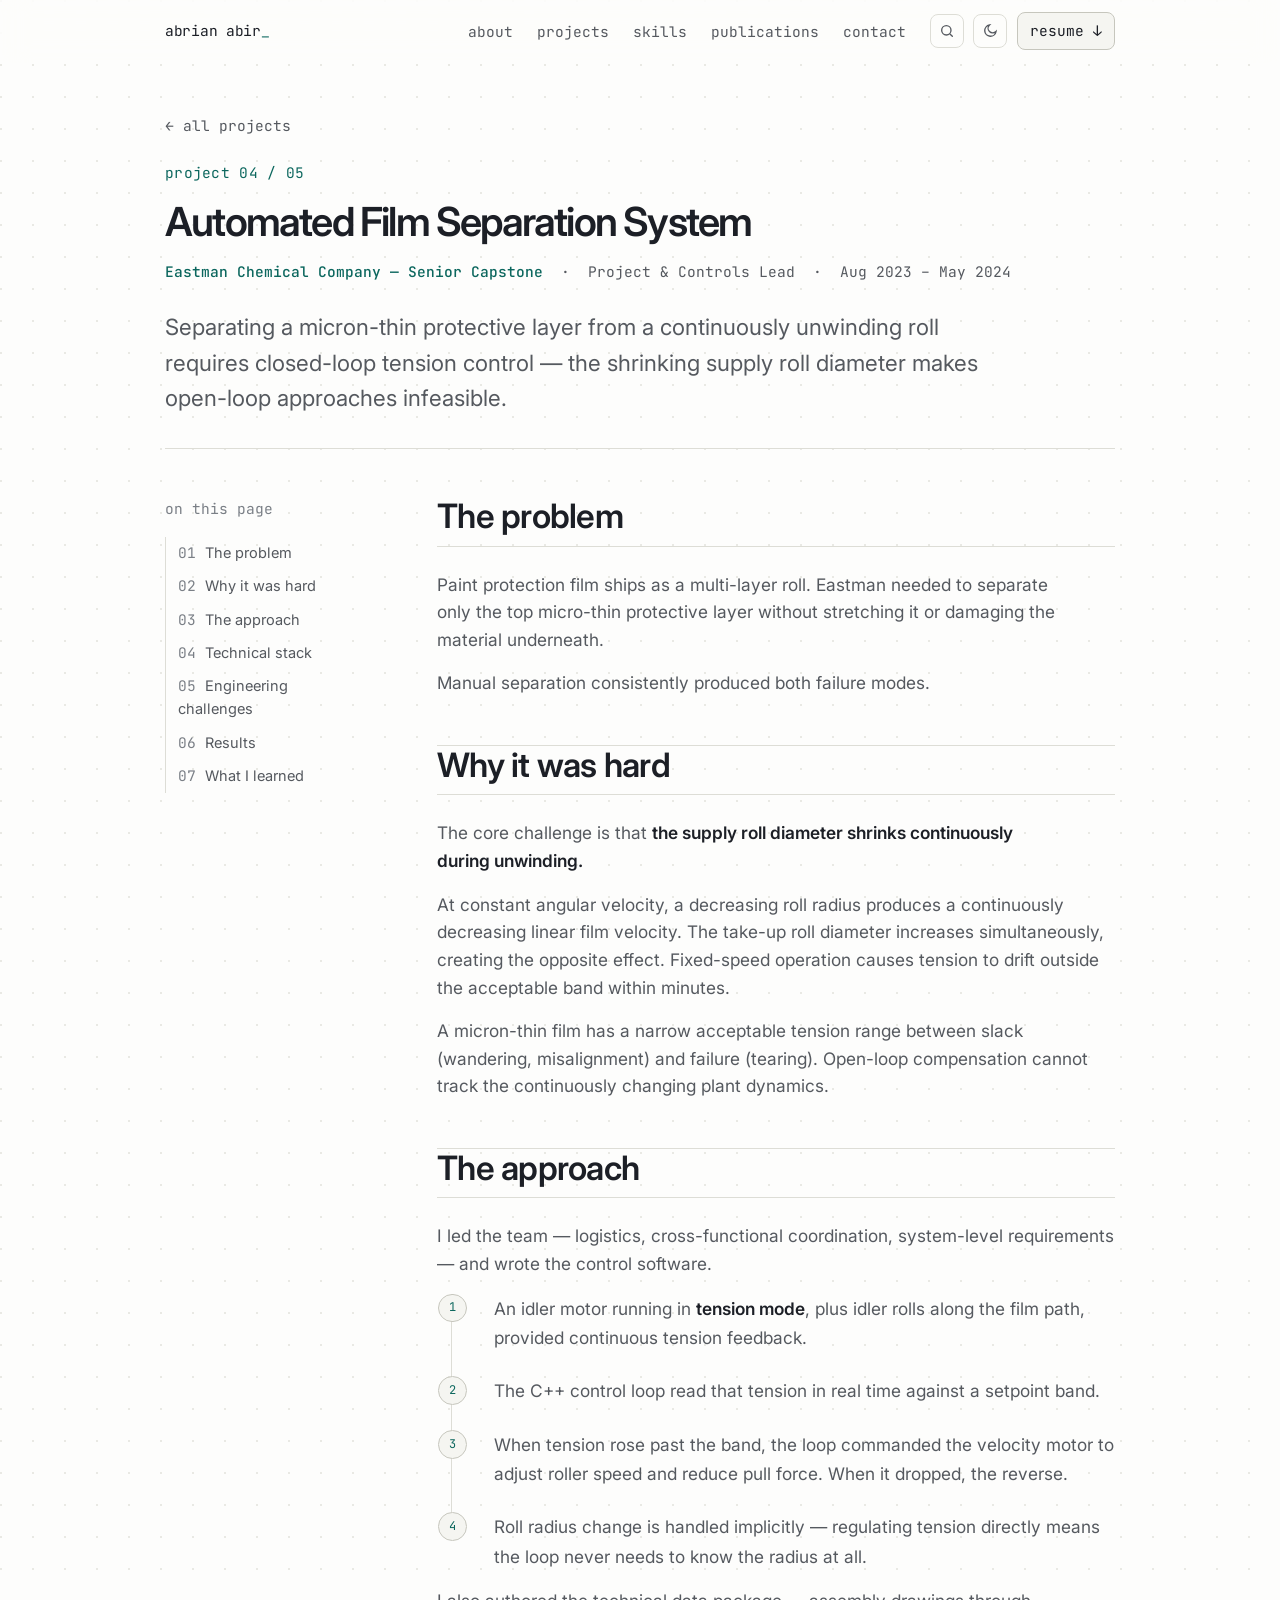
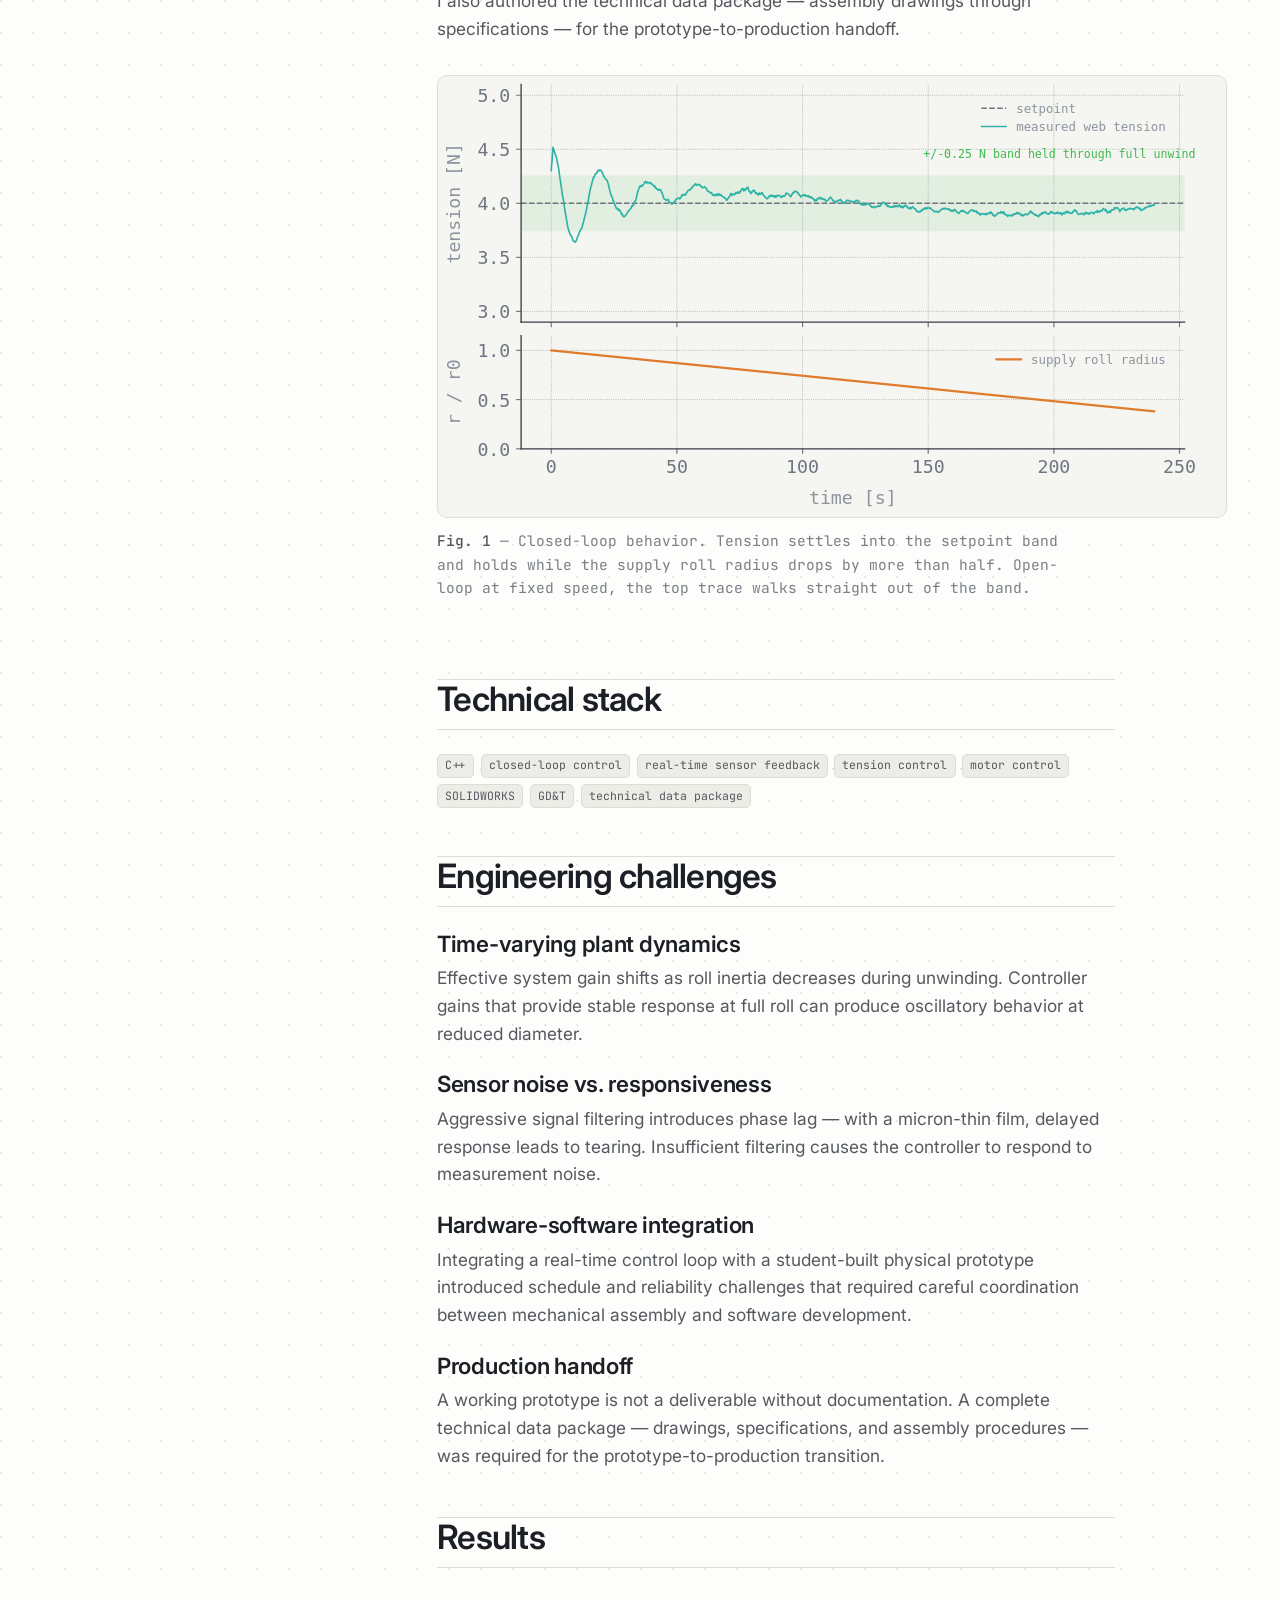
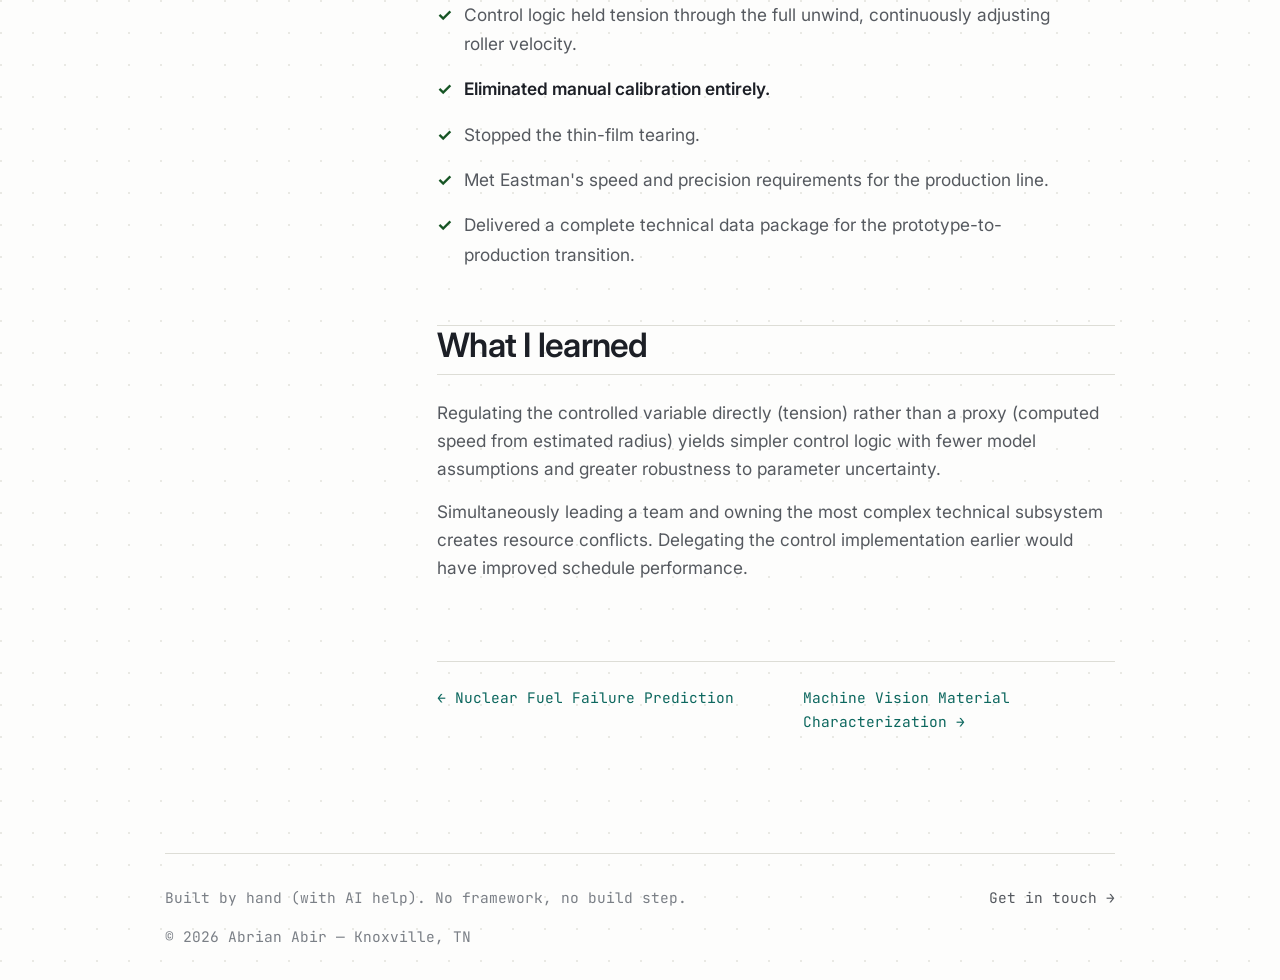
<file: projects/film-separator.html>
<!DOCTYPE html><html lang="en" data-theme="dark"><head><meta charset="utf-8"><meta name="viewport" content="width=device-width, initial-scale=1"><title>Automated Film Separation System — Abrian Abir</title><meta name="description" content="C++ closed-loop tension control for separating a micron-thin protective layer from paint protection film on a continuously shrinking supply roll."><meta name="author" content="Abrian Abir"><meta name="theme-color" content="#141a23"><link rel="canonical" href="https://a-abir.github.io/projects/film-separator.html"><meta property="og:type" content="article"><meta property="og:url" content="https://a-abir.github.io/projects/film-separator.html"><meta property="og:title" content="Automated Film Separation System — Abrian Abir"><meta property="og:description" content="C++ closed-loop tension control for separating a micron-thin protective layer from paint protection film on a continuously shrinking supply roll."><meta property="og:image" content="https://a-abir.github.io/assets/img/og/og-film-separator.png"><meta property="og:image:width" content="1200"><meta property="og:image:height" content="630"><meta property="og:image:alt" content="Automated Film Separation System — Eastman Chemical"><meta name="twitter:card" content="summary_large_image"><link rel="icon" href="data:image/svg+xml,<svg xmlns='http://www.w3.org/2000/svg' viewBox='0 0 100 100'><rect width='100' height='100' rx='20' fill='%230D1117'/><text y='70' x='42' text-anchor='middle' font-size='64' font-family='monospace' font-weight='bold' fill='%234FD1C5'>A</text><rect x='68' y='50' width='12' height='20' fill='%234FD1C5'/></svg>"><link rel="preconnect" href="https://fonts.googleapis.com"><link rel="preconnect" href="https://fonts.gstatic.com" crossorigin><link rel="preload" as="style" href="https://fonts.googleapis.com/css2?family=Inter:wght@400;500;600;700&amp;family=JetBrains+Mono:wght@400;500&amp;display=swap"><link rel="stylesheet" href="https://fonts.googleapis.com/css2?family=Inter:wght@400;500;600;700&amp;family=JetBrains+Mono:wght@400;500&amp;display=swap" media="print" onload="this.media='all'"><noscript><link rel="stylesheet" href="https://fonts.googleapis.com/css2?family=Inter:wght@400;500;600;700&amp;family=JetBrains+Mono:wght@400;500&amp;display=swap"></noscript><link rel="stylesheet" href="../assets/css/style.min.css?v=2b553c2c5e"><link rel="expect" href="#main" blocking="render"><script>
  (() => { try {
    const s = localStorage.getItem('theme');
    document.documentElement.dataset.theme =
      s || (matchMedia('(prefers-color-scheme: light)').matches ? 'light' : 'dark');
  } catch { document.documentElement.dataset.theme = 'dark'; } })();
</script><script type="speculationrules">
{"prefetch":[{"where":{"selector_matches":".card a, .proj-nav a, .backlink, .pal a"},"eagerness":"moderate"}]}
</script></head><body><div class="progress" aria-hidden="true"></div><a class="skip" href="#main">Skip to content</a><header class="nav"><div class="nav__inner"><a class="nav__brand" href="../index.html">abrian&nbsp;abir</a><nav aria-label="Primary"><ul class="nav__links"><li><a href="../index.html#about">about</a></li><li><a href="../index.html#projects">projects</a></li><li><a href="../index.html#skills">skills</a></li><li><a href="../index.html#publications">publications</a></li><li><a href="../index.html#contact">contact</a></li></ul></nav><div class="nav__actions"><button class="icon-btn" data-open-palette aria-label="Search (Ctrl K)" title="Search — Ctrl K"><svg viewBox="0 0 24 24" fill="none" stroke="currentColor" stroke-width="2" stroke-linecap="round"><circle cx="11" cy="11" r="7"/><path d="m20 20-3.2-3.2"/></svg></button><button class="icon-btn" id="theme-toggle" aria-label="Switch theme" title="Toggle theme"><svg class="i-sun" viewBox="0 0 24 24" fill="none" stroke="currentColor" stroke-width="2" stroke-linecap="round"><circle cx="12" cy="12" r="4.2"/><path d="M12 2v2M12 20v2M2 12h2M20 12h2M4.9 4.9l1.4 1.4M17.7 17.7l1.4 1.4M19.1 4.9l-1.4 1.4M6.3 17.7l-1.4 1.4"/></svg><svg class="i-moon" viewBox="0 0 24 24" fill="none" stroke="currentColor" stroke-width="2" stroke-linecap="round"><path d="M21 12.8A8.5 8.5 0 1 1 11.2 3a6.6 6.6 0 0 0 9.8 9.8Z"/></svg></button><a class="btn btn--sm nav__resume" target="_blank" rel="noopener" href="../resume.pdf" download>resume ↓</a><button class="icon-btn nav__burger" id="nav-toggle" aria-label="Open menu"
aria-expanded="false" aria-controls="nav-mobile"><span class="i-open"><svg viewBox="0 0 24 24" fill="none" stroke="currentColor" stroke-width="2" stroke-linecap="round"><path d="M4 7h16M4 12h16M4 17h16"/></svg></span><span class="i-close"><svg viewBox="0 0 24 24" fill="none" stroke="currentColor" stroke-width="2" stroke-linecap="round"><path d="M6 6l12 12M18 6L6 18"/></svg></span></button></div></div><div class="nav__mobile" id="nav-mobile" hidden><nav aria-label="Mobile"><ul><li><a href="../index.html#about">about</a></li><li><a href="../index.html#projects">projects</a></li><li><a href="../index.html#skills">skills</a></li><li><a href="../index.html#philosophy">philosophy</a></li><li><a href="../index.html#interests">interests</a></li><li><a href="../index.html#publications">publications</a></li><li><a href="../index.html#contact">contact</a></li></ul></nav><a class="btn btn--primary nav__mobile-cta" target="_blank" rel="noopener" href="../resume.pdf" download>Download resume (PDF)</a></div></header><main id="main"><div class="wrap proj-hero" data-slug="film-separator"><a class="backlink" href="../index.html#projects">← all projects</a><p class="eyebrow">project 04 / 05</p><h1 class="vt-title">Automated Film Separation System</h1><p class="meta"><b>Eastman Chemical Company — Senior Capstone</b> &nbsp;·&nbsp; Project &amp; Controls Lead &nbsp;·&nbsp; Aug 2023 – May 2024</p><p class="lede">Separating a micron-thin protective layer from a continuously unwinding roll requires closed-loop tension control — the shrinking supply roll diameter makes open-loop approaches infeasible.</p></div><div class="wrap proj-layout"><aside class="toc" aria-label="On this page"><p>on this page</p><ol><li><a href="#problem">The problem</a></li><li><a href="#hard">Why it was hard</a></li><li><a href="#approach">The approach</a></li><li><a href="#stack">Technical stack</a></li><li><a href="#challenges">Engineering challenges</a></li><li><a href="#results">Results</a></li><li><a href="#learned">What I learned</a></li></ol></aside><article class="proj-body"><section id="problem"><h2>The problem</h2><p>Paint protection film ships as a multi-layer roll. Eastman needed to separate only the top micro-thin protective layer without stretching it or damaging the material underneath.</p><p>Manual separation consistently produced both failure modes.</p></section><section id="hard"><h2>Why it was hard</h2><p>The core challenge is that <strong>the supply roll diameter shrinks continuously during unwinding.</strong></p><p>At constant angular velocity, a decreasing roll radius produces a continuously decreasing linear film velocity. The take-up roll diameter increases simultaneously, creating the opposite effect. Fixed-speed operation causes tension to drift outside the acceptable band within minutes.</p><p>A micron-thin film has a narrow acceptable tension range between slack (wandering, misalignment) and failure (tearing). Open-loop compensation cannot track the continuously changing plant dynamics.</p></section><section id="approach"><h2>The approach</h2><p>I led the team — logistics, cross-functional coordination, system-level requirements — and wrote the control software.</p><ol class="pipeline"><li><span>An idler motor running in <strong>tension mode</strong>, plus idler rolls along the film path, provided continuous tension feedback.</span></li><li><span>The C++ control loop read that tension in real time against a setpoint band.</span></li><li><span>When tension rose past the band, the loop commanded the velocity motor to adjust roller speed and reduce pull force. When it dropped, the reverse.</span></li><li><span>Roll radius change is handled implicitly — regulating tension directly means the loop never needs to know the radius at all.</span></li></ol><p>I also authored the technical data package — assembly drawings through specifications — for the prototype-to-production handoff.</p><figure><img src="../assets/img/fig-film-tension.svg" alt="Two stacked charts. Top: measured web tension oscillating at start then settling tightly inside a shaded setpoint band for four minutes. Bottom: supply roll radius decreasing linearly to about forty percent of its initial value over the same period."
width="475" height="266" loading="lazy" decoding="async"><figcaption><b>Fig. 1</b> — Closed-loop behavior. Tension settles into the setpoint band and holds while the supply roll radius drops by more than half. Open-loop at fixed speed, the top trace walks straight out of the band.</figcaption></figure></section><section id="stack"><h2>Technical stack</h2><div class="stack-grid"><span class="tag">C++</span><span class="tag">closed-loop control</span><span class="tag">real-time sensor feedback</span><span class="tag">tension control</span><span class="tag">motor control</span><span class="tag">SOLIDWORKS</span><span class="tag">GD&T</span><span class="tag">technical data package</span></div></section><section id="challenges"><h2>Engineering challenges</h2><h3>Time-varying plant dynamics</h3><p>Effective system gain shifts as roll inertia decreases during unwinding. Controller gains that provide stable response at full roll can produce oscillatory behavior at reduced diameter.</p><h3>Sensor noise vs. responsiveness</h3><p>Aggressive signal filtering introduces phase lag — with a micron-thin film, delayed response leads to tearing. Insufficient filtering causes the controller to respond to measurement noise.</p><h3>Hardware-software integration</h3><p>Integrating a real-time control loop with a student-built physical prototype introduced schedule and reliability challenges that required careful coordination between mechanical assembly and software development.</p><h3>Production handoff</h3><p>A working prototype is not a deliverable without documentation. A complete technical data package — drawings, specifications, and assembly procedures — was required for the prototype-to-production transition.</p></section><section id="results"><h2>Results</h2><ul class="results"><li><span>Control logic held tension through the full unwind, continuously adjusting roller velocity.</span></li><li><span><strong>Eliminated manual calibration entirely.</strong></span></li><li><span>Stopped the thin-film tearing.</span></li><li><span>Met Eastman's speed and precision requirements for the production line.</span></li><li><span>Delivered a complete technical data package for the prototype-to-production transition.</span></li></ul></section><section id="learned"><h2>What I learned</h2><p>Regulating the controlled variable directly (tension) rather than a proxy (computed speed from estimated radius) yields simpler control logic with fewer model assumptions and greater robustness to parameter uncertainty.</p><p>Simultaneously leading a team and owning the most complex technical subsystem creates resource conflicts. Delegating the control implementation earlier would have improved schedule performance.</p></section><nav class="proj-nav" aria-label="Project navigation"><a href="fuel-failure.html">← Nuclear Fuel Failure Prediction</a>
<a href="machine-vision.html">Machine Vision Material Characterization →</a></nav></article></div></main><footer class="footer wrap"><span>Built by hand (with AI help). No framework, no build step.</span>
<span><a href="../index.html#contact">Get in touch →</a></span>
<span>© <span id="yr">2026</span> Abrian Abir — Knoxville, TN</span></footer><dialog class="pal" id="palette" aria-label="Site search"><div class="pal__box"><input id="palette-input" type="text" placeholder="jump to…" autocomplete="off" spellcheck="false" aria-label="Search the site"><ul id="palette-list"><li><a href="../index.html#about">About<span>section</span></a></li><li><a href="../index.html#projects">Projects<span>section</span></a></li><li><a href="../index.html#skills">Skills<span>section</span></a></li><li><a href="../index.html#publications">Publications<span>section</span></a></li><li><a href="../index.html#contact">Contact<span>section</span></a></li><li><a href="../index.html#philosophy">Engineering Philosophy<span>section</span></a></li><li><a href="../index.html#interests">Things I Find Interesting<span>section</span></a></li><li><a href="tokamak-probe.html">Fusion Tokamak Probe Optimization<span>project</span></a></li><li><a href="afsd-monitoring.html">AFSD Process Monitoring Research<span>project</span></a></li><li><a href="fuel-failure.html">Nuclear Fuel Failure Prediction<span>project</span></a></li><li><a href="film-separator.html">Automated Film Separation System<span>project</span></a></li><li><a href="machine-vision.html">Machine Vision Material Characterization<span>project</span></a></li><li><a href="../resume.pdf">Download resume<span>pdf</span></a></li><li><a href="mailto:abrian.inbox@gmail.com">Email Abrian<span>mailto</span></a></li><li><a href="https://github.com/a-abir">GitHub<span>external</span></a></li><li><a href="https://linkedin.com/in/a-abir">LinkedIn<span>external</span></a></li></ul><p class="pal__foot"><kbd>↑</kbd><kbd>↓</kbd> navigate · <kbd>↵</kbd> open · <kbd>esc</kbd> or click outside to close</p></div></dialog><script src="../assets/js/main.min.js?v=4e6f062684" defer></script></body></html>
</file>
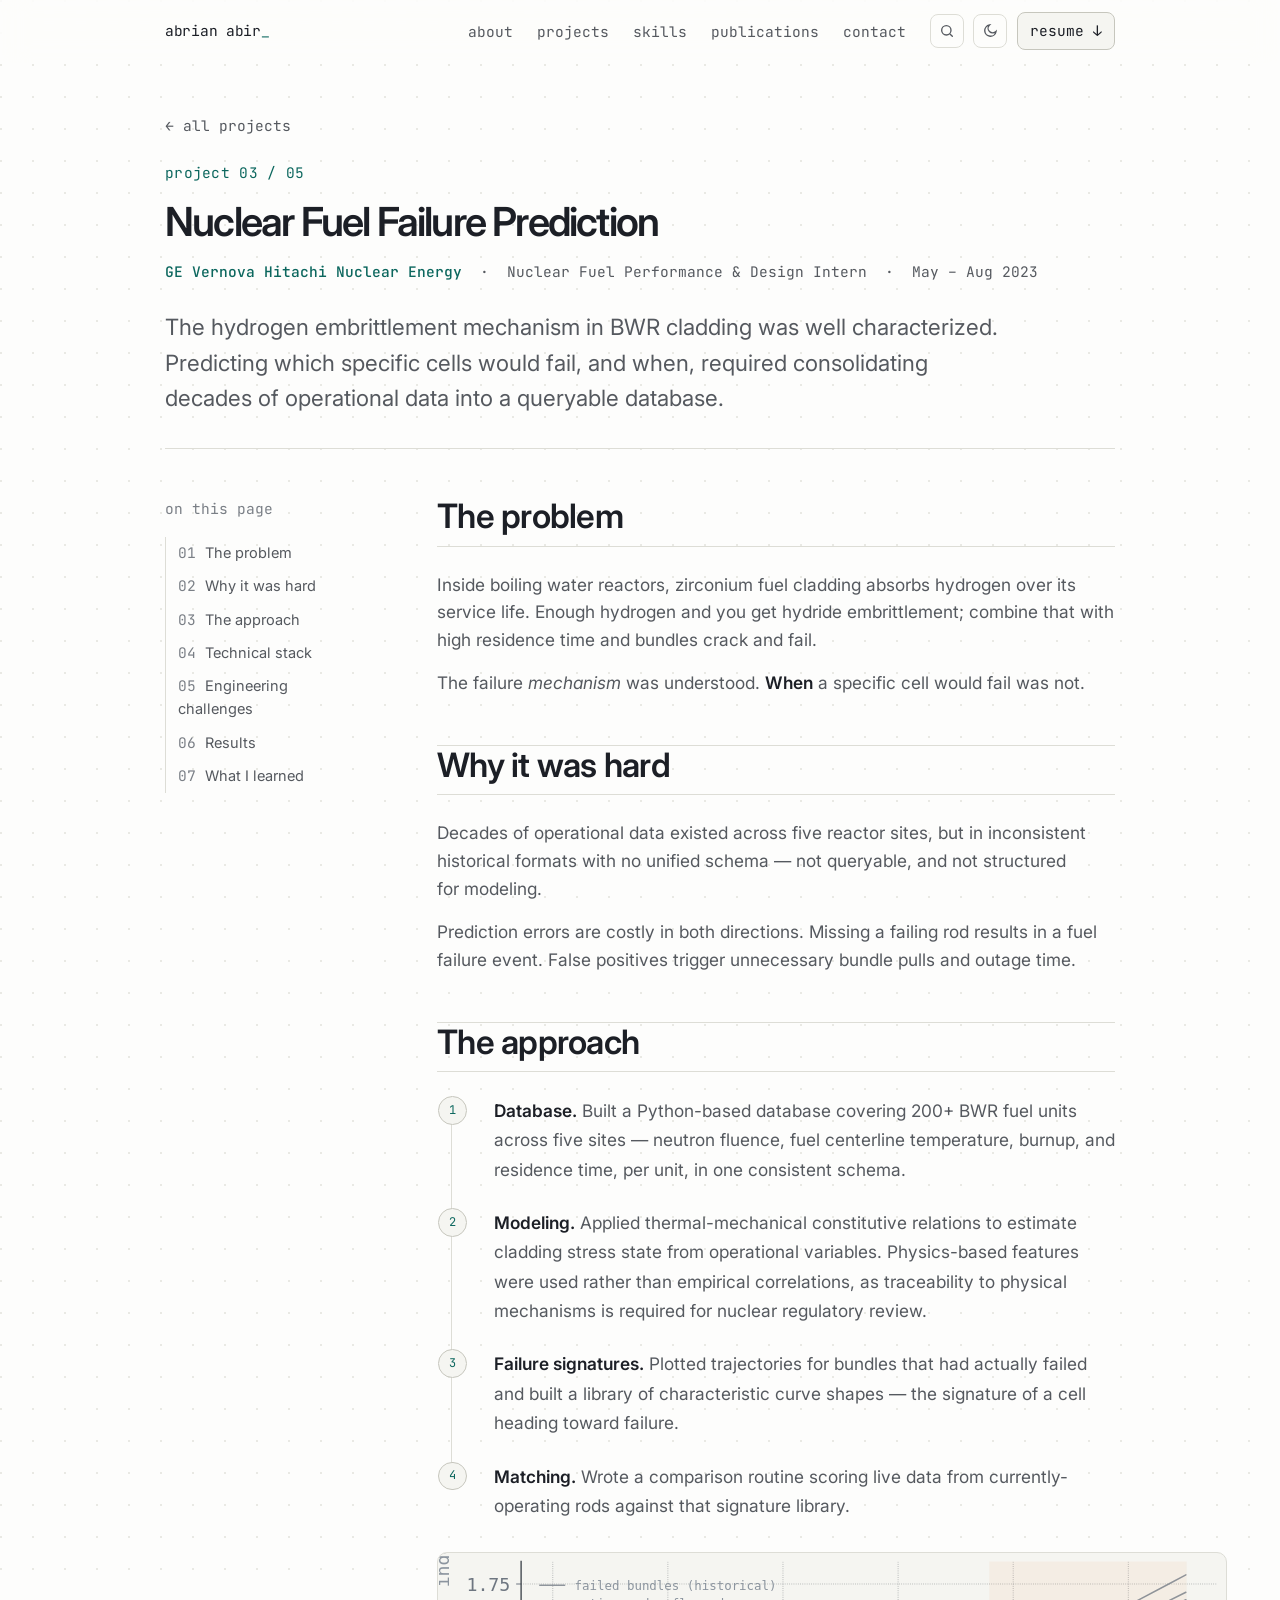
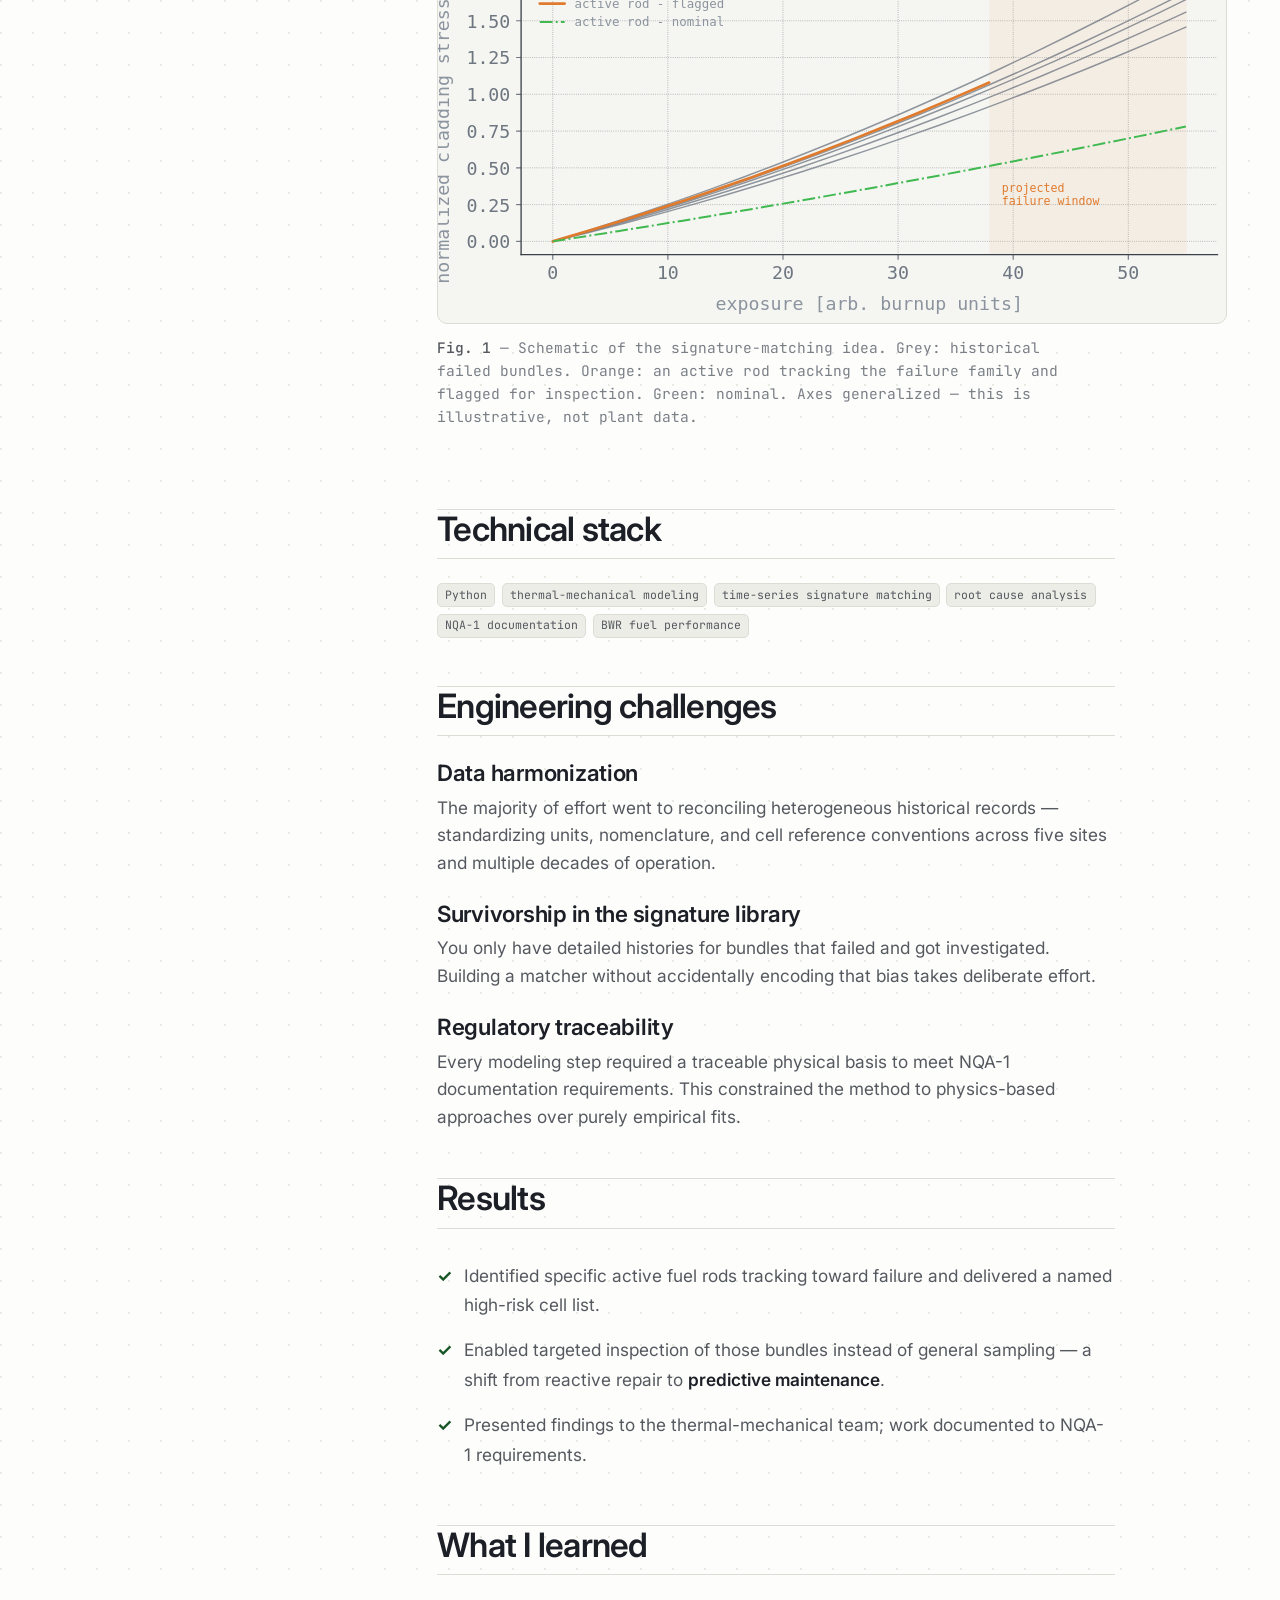
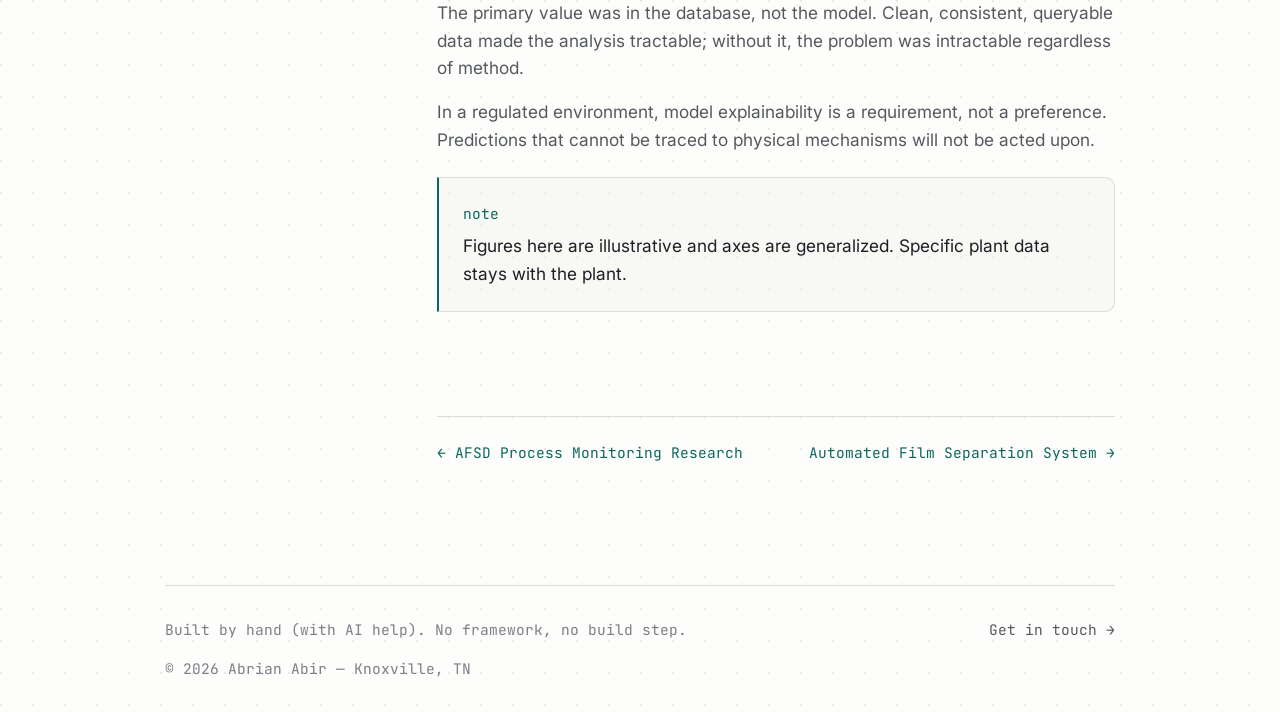
<file: projects/fuel-failure.html>
<!DOCTYPE html><html lang="en" data-theme="dark"><head><meta charset="utf-8"><meta name="viewport" content="width=device-width, initial-scale=1"><title>Nuclear Fuel Failure Prediction — Abrian Abir</title><meta name="description" content="Python database of 200+ BWR fuel bundles across five reactor sites, thermal-mechanical modeling, and failure signature matching to flag at-risk rods before cracking."><meta name="author" content="Abrian Abir"><meta name="theme-color" content="#141a23"><link rel="canonical" href="https://a-abir.github.io/projects/fuel-failure.html"><meta property="og:type" content="article"><meta property="og:url" content="https://a-abir.github.io/projects/fuel-failure.html"><meta property="og:title" content="Nuclear Fuel Failure Prediction — Abrian Abir"><meta property="og:description" content="Python database of 200+ BWR fuel bundles across five reactor sites, thermal-mechanical modeling, and failure signature matching to flag at-risk rods before cracking."><meta property="og:image" content="https://a-abir.github.io/assets/img/og/og-fuel-failure.png"><meta property="og:image:width" content="1200"><meta property="og:image:height" content="630"><meta property="og:image:alt" content="Nuclear Fuel Failure Prediction — GE Vernova Hitachi"><meta name="twitter:card" content="summary_large_image"><link rel="icon" href="data:image/svg+xml,<svg xmlns='http://www.w3.org/2000/svg' viewBox='0 0 100 100'><rect width='100' height='100' rx='20' fill='%230D1117'/><text y='70' x='42' text-anchor='middle' font-size='64' font-family='monospace' font-weight='bold' fill='%234FD1C5'>A</text><rect x='68' y='50' width='12' height='20' fill='%234FD1C5'/></svg>"><link rel="preconnect" href="https://fonts.googleapis.com"><link rel="preconnect" href="https://fonts.gstatic.com" crossorigin><link rel="preload" as="style" href="https://fonts.googleapis.com/css2?family=Inter:wght@400;500;600;700&amp;family=JetBrains+Mono:wght@400;500&amp;display=swap"><link rel="stylesheet" href="https://fonts.googleapis.com/css2?family=Inter:wght@400;500;600;700&amp;family=JetBrains+Mono:wght@400;500&amp;display=swap" media="print" onload="this.media='all'"><noscript><link rel="stylesheet" href="https://fonts.googleapis.com/css2?family=Inter:wght@400;500;600;700&amp;family=JetBrains+Mono:wght@400;500&amp;display=swap"></noscript><link rel="stylesheet" href="../assets/css/style.min.css?v=2b553c2c5e"><link rel="expect" href="#main" blocking="render"><script>
  (() => { try {
    const s = localStorage.getItem('theme');
    document.documentElement.dataset.theme =
      s || (matchMedia('(prefers-color-scheme: light)').matches ? 'light' : 'dark');
  } catch { document.documentElement.dataset.theme = 'dark'; } })();
</script><script type="speculationrules">
{"prefetch":[{"where":{"selector_matches":".card a, .proj-nav a, .backlink, .pal a"},"eagerness":"moderate"}]}
</script></head><body><div class="progress" aria-hidden="true"></div><a class="skip" href="#main">Skip to content</a><header class="nav"><div class="nav__inner"><a class="nav__brand" href="../index.html">abrian&nbsp;abir</a><nav aria-label="Primary"><ul class="nav__links"><li><a href="../index.html#about">about</a></li><li><a href="../index.html#projects">projects</a></li><li><a href="../index.html#skills">skills</a></li><li><a href="../index.html#publications">publications</a></li><li><a href="../index.html#contact">contact</a></li></ul></nav><div class="nav__actions"><button class="icon-btn" data-open-palette aria-label="Search (Ctrl K)" title="Search — Ctrl K"><svg viewBox="0 0 24 24" fill="none" stroke="currentColor" stroke-width="2" stroke-linecap="round"><circle cx="11" cy="11" r="7"/><path d="m20 20-3.2-3.2"/></svg></button><button class="icon-btn" id="theme-toggle" aria-label="Switch theme" title="Toggle theme"><svg class="i-sun" viewBox="0 0 24 24" fill="none" stroke="currentColor" stroke-width="2" stroke-linecap="round"><circle cx="12" cy="12" r="4.2"/><path d="M12 2v2M12 20v2M2 12h2M20 12h2M4.9 4.9l1.4 1.4M17.7 17.7l1.4 1.4M19.1 4.9l-1.4 1.4M6.3 17.7l-1.4 1.4"/></svg><svg class="i-moon" viewBox="0 0 24 24" fill="none" stroke="currentColor" stroke-width="2" stroke-linecap="round"><path d="M21 12.8A8.5 8.5 0 1 1 11.2 3a6.6 6.6 0 0 0 9.8 9.8Z"/></svg></button><a class="btn btn--sm nav__resume" target="_blank" rel="noopener" href="../resume.pdf" download>resume ↓</a><button class="icon-btn nav__burger" id="nav-toggle" aria-label="Open menu"
aria-expanded="false" aria-controls="nav-mobile"><span class="i-open"><svg viewBox="0 0 24 24" fill="none" stroke="currentColor" stroke-width="2" stroke-linecap="round"><path d="M4 7h16M4 12h16M4 17h16"/></svg></span><span class="i-close"><svg viewBox="0 0 24 24" fill="none" stroke="currentColor" stroke-width="2" stroke-linecap="round"><path d="M6 6l12 12M18 6L6 18"/></svg></span></button></div></div><div class="nav__mobile" id="nav-mobile" hidden><nav aria-label="Mobile"><ul><li><a href="../index.html#about">about</a></li><li><a href="../index.html#projects">projects</a></li><li><a href="../index.html#skills">skills</a></li><li><a href="../index.html#philosophy">philosophy</a></li><li><a href="../index.html#interests">interests</a></li><li><a href="../index.html#publications">publications</a></li><li><a href="../index.html#contact">contact</a></li></ul></nav><a class="btn btn--primary nav__mobile-cta" target="_blank" rel="noopener" href="../resume.pdf" download>Download resume (PDF)</a></div></header><main id="main"><div class="wrap proj-hero" data-slug="fuel-failure"><a class="backlink" href="../index.html#projects">← all projects</a><p class="eyebrow">project 03 / 05</p><h1 class="vt-title">Nuclear Fuel Failure Prediction</h1><p class="meta"><b>GE Vernova Hitachi Nuclear Energy</b> &nbsp;·&nbsp; Nuclear Fuel Performance &amp; Design Intern &nbsp;·&nbsp; May – Aug 2023</p><p class="lede">The hydrogen embrittlement mechanism in BWR cladding was well characterized. Predicting which specific cells would fail, and when, required consolidating decades of operational data into a queryable database.</p></div><div class="wrap proj-layout"><aside class="toc" aria-label="On this page"><p>on this page</p><ol><li><a href="#problem">The problem</a></li><li><a href="#hard">Why it was hard</a></li><li><a href="#approach">The approach</a></li><li><a href="#stack">Technical stack</a></li><li><a href="#challenges">Engineering challenges</a></li><li><a href="#results">Results</a></li><li><a href="#learned">What I learned</a></li></ol></aside><article class="proj-body"><section id="problem"><h2>The problem</h2><p>Inside boiling water reactors, zirconium fuel cladding absorbs hydrogen over its service life. Enough hydrogen and you get hydride embrittlement; combine that with high residence time and bundles crack and fail.</p><p>The failure <em>mechanism</em> was understood. <strong>When</strong> a specific cell would fail was not.</p></section><section id="hard"><h2>Why it was hard</h2><p>Decades of operational data existed across five reactor sites, but in inconsistent historical formats with no unified schema — not queryable, and not structured for modeling.</p><p>Prediction errors are costly in both directions. Missing a failing rod results in a fuel failure event. False positives trigger unnecessary bundle pulls and outage time.</p></section><section id="approach"><h2>The approach</h2><ol class="pipeline"><li><span><strong>Database.</strong> Built a Python-based database covering 200+ BWR fuel units across five sites — neutron fluence, fuel centerline temperature, burnup, and residence time, per unit, in one consistent schema.</span></li><li><span><strong>Modeling.</strong> Applied thermal-mechanical constitutive relations to estimate cladding stress state from operational variables. Physics-based features were used rather than empirical correlations, as traceability to physical mechanisms is required for nuclear regulatory review.</span></li><li><span><strong>Failure signatures.</strong> Plotted trajectories for bundles that had actually failed and built a library of characteristic curve shapes — the signature of a cell heading toward failure.</span></li><li><span><strong>Matching.</strong> Wrote a comparison routine scoring live data from currently-operating rods against that signature library.</span></li></ol><figure><img src="../assets/img/fig-fuel-signatures.svg" alt="Normalized cladding stress index versus exposure. Several grey historical failure curves cluster together; one active rod tracks along them and is flagged, while a nominal rod follows a much flatter path."
width="475" height="223" loading="lazy" decoding="async"><figcaption><b>Fig. 1</b> — Schematic of the signature-matching idea. Grey: historical failed bundles. Orange: an active rod tracking the failure family and flagged for inspection. Green: nominal. Axes generalized — this is illustrative, not plant data.</figcaption></figure></section><section id="stack"><h2>Technical stack</h2><div class="stack-grid"><span class="tag">Python</span><span class="tag">thermal-mechanical modeling</span><span class="tag">time-series signature matching</span><span class="tag">root cause analysis</span><span class="tag">NQA-1 documentation</span><span class="tag">BWR fuel performance</span></div></section><section id="challenges"><h2>Engineering challenges</h2><h3>Data harmonization</h3><p>The majority of effort went to reconciling heterogeneous historical records — standardizing units, nomenclature, and cell reference conventions across five sites and multiple decades of operation.</p><h3>Survivorship in the signature library</h3><p>You only have detailed histories for bundles that failed and got investigated. Building a matcher without accidentally encoding that bias takes deliberate effort.</p><h3>Regulatory traceability</h3><p>Every modeling step required a traceable physical basis to meet NQA-1 documentation requirements. This constrained the method to physics-based approaches over purely empirical fits.</p></section><section id="results"><h2>Results</h2><ul class="results"><li><span>Identified specific active fuel rods tracking toward failure and delivered a named high-risk cell list.</span></li><li><span>Enabled targeted inspection of those bundles instead of general sampling — a shift from reactive repair to <strong>predictive maintenance</strong>.</span></li><li><span>Presented findings to the thermal-mechanical team; work documented to NQA-1 requirements.</span></li></ul></section><section id="learned"><h2>What I learned</h2><p>The primary value was in the database, not the model. Clean, consistent, queryable data made the analysis tractable; without it, the problem was intractable regardless of method.</p><p>In a regulated environment, model explainability is a requirement, not a preference. Predictions that cannot be traced to physical mechanisms will not be acted upon.</p><div class="callout"><span class="lbl">note</span><p>Figures here are illustrative and axes are generalized. Specific plant data stays with the plant.</p></div></section><nav class="proj-nav" aria-label="Project navigation"><a href="afsd-monitoring.html">← AFSD Process Monitoring Research</a>
<a href="film-separator.html">Automated Film Separation System →</a></nav></article></div></main><footer class="footer wrap"><span>Built by hand (with AI help). No framework, no build step.</span>
<span><a href="../index.html#contact">Get in touch →</a></span>
<span>© <span id="yr">2026</span> Abrian Abir — Knoxville, TN</span></footer><dialog class="pal" id="palette" aria-label="Site search"><div class="pal__box"><input id="palette-input" type="text" placeholder="jump to…" autocomplete="off" spellcheck="false" aria-label="Search the site"><ul id="palette-list"><li><a href="../index.html#about">About<span>section</span></a></li><li><a href="../index.html#projects">Projects<span>section</span></a></li><li><a href="../index.html#skills">Skills<span>section</span></a></li><li><a href="../index.html#publications">Publications<span>section</span></a></li><li><a href="../index.html#contact">Contact<span>section</span></a></li><li><a href="../index.html#philosophy">Engineering Philosophy<span>section</span></a></li><li><a href="../index.html#interests">Things I Find Interesting<span>section</span></a></li><li><a href="tokamak-probe.html">Fusion Tokamak Probe Optimization<span>project</span></a></li><li><a href="afsd-monitoring.html">AFSD Process Monitoring Research<span>project</span></a></li><li><a href="fuel-failure.html">Nuclear Fuel Failure Prediction<span>project</span></a></li><li><a href="film-separator.html">Automated Film Separation System<span>project</span></a></li><li><a href="machine-vision.html">Machine Vision Material Characterization<span>project</span></a></li><li><a href="../resume.pdf">Download resume<span>pdf</span></a></li><li><a href="mailto:abrian.inbox@gmail.com">Email Abrian<span>mailto</span></a></li><li><a href="https://github.com/a-abir">GitHub<span>external</span></a></li><li><a href="https://linkedin.com/in/a-abir">LinkedIn<span>external</span></a></li></ul><p class="pal__foot"><kbd>↑</kbd><kbd>↓</kbd> navigate · <kbd>↵</kbd> open · <kbd>esc</kbd> or click outside to close</p></div></dialog><script src="../assets/js/main.min.js?v=4e6f062684" defer></script></body></html>
</file>
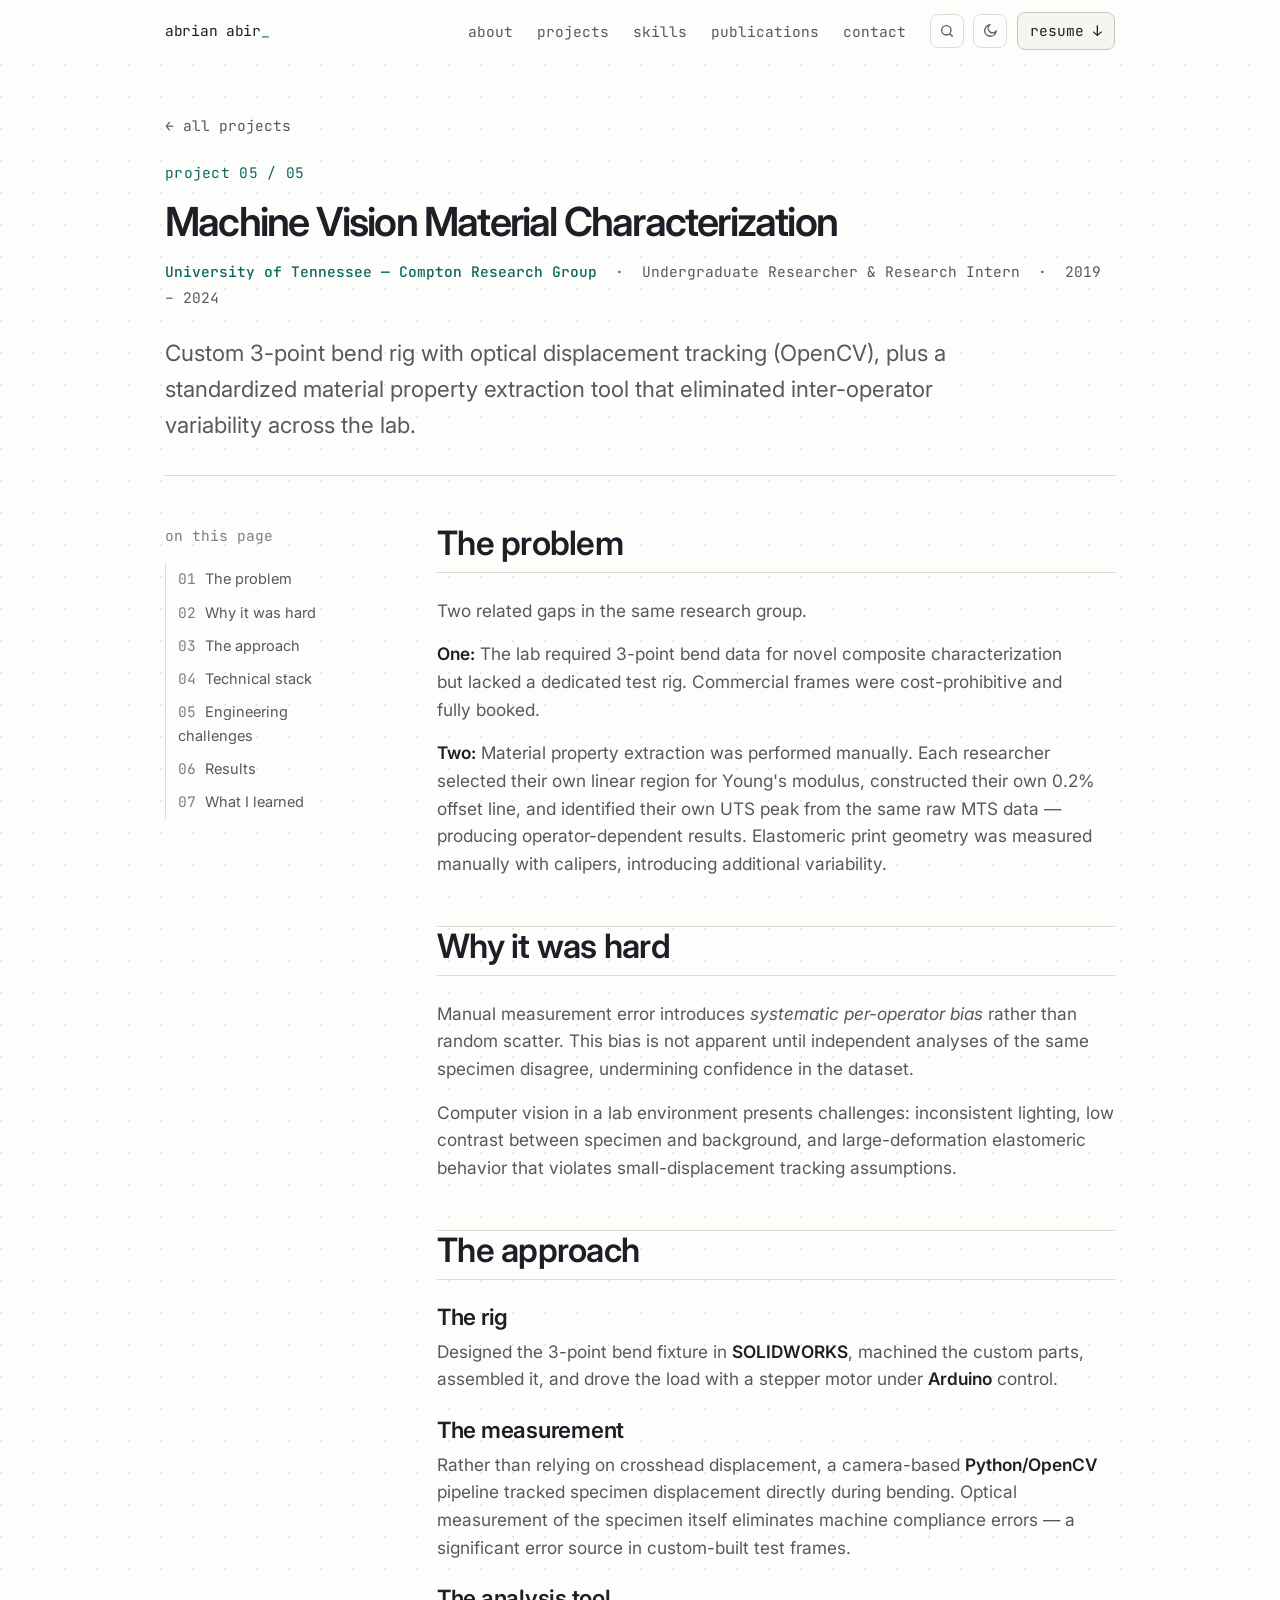
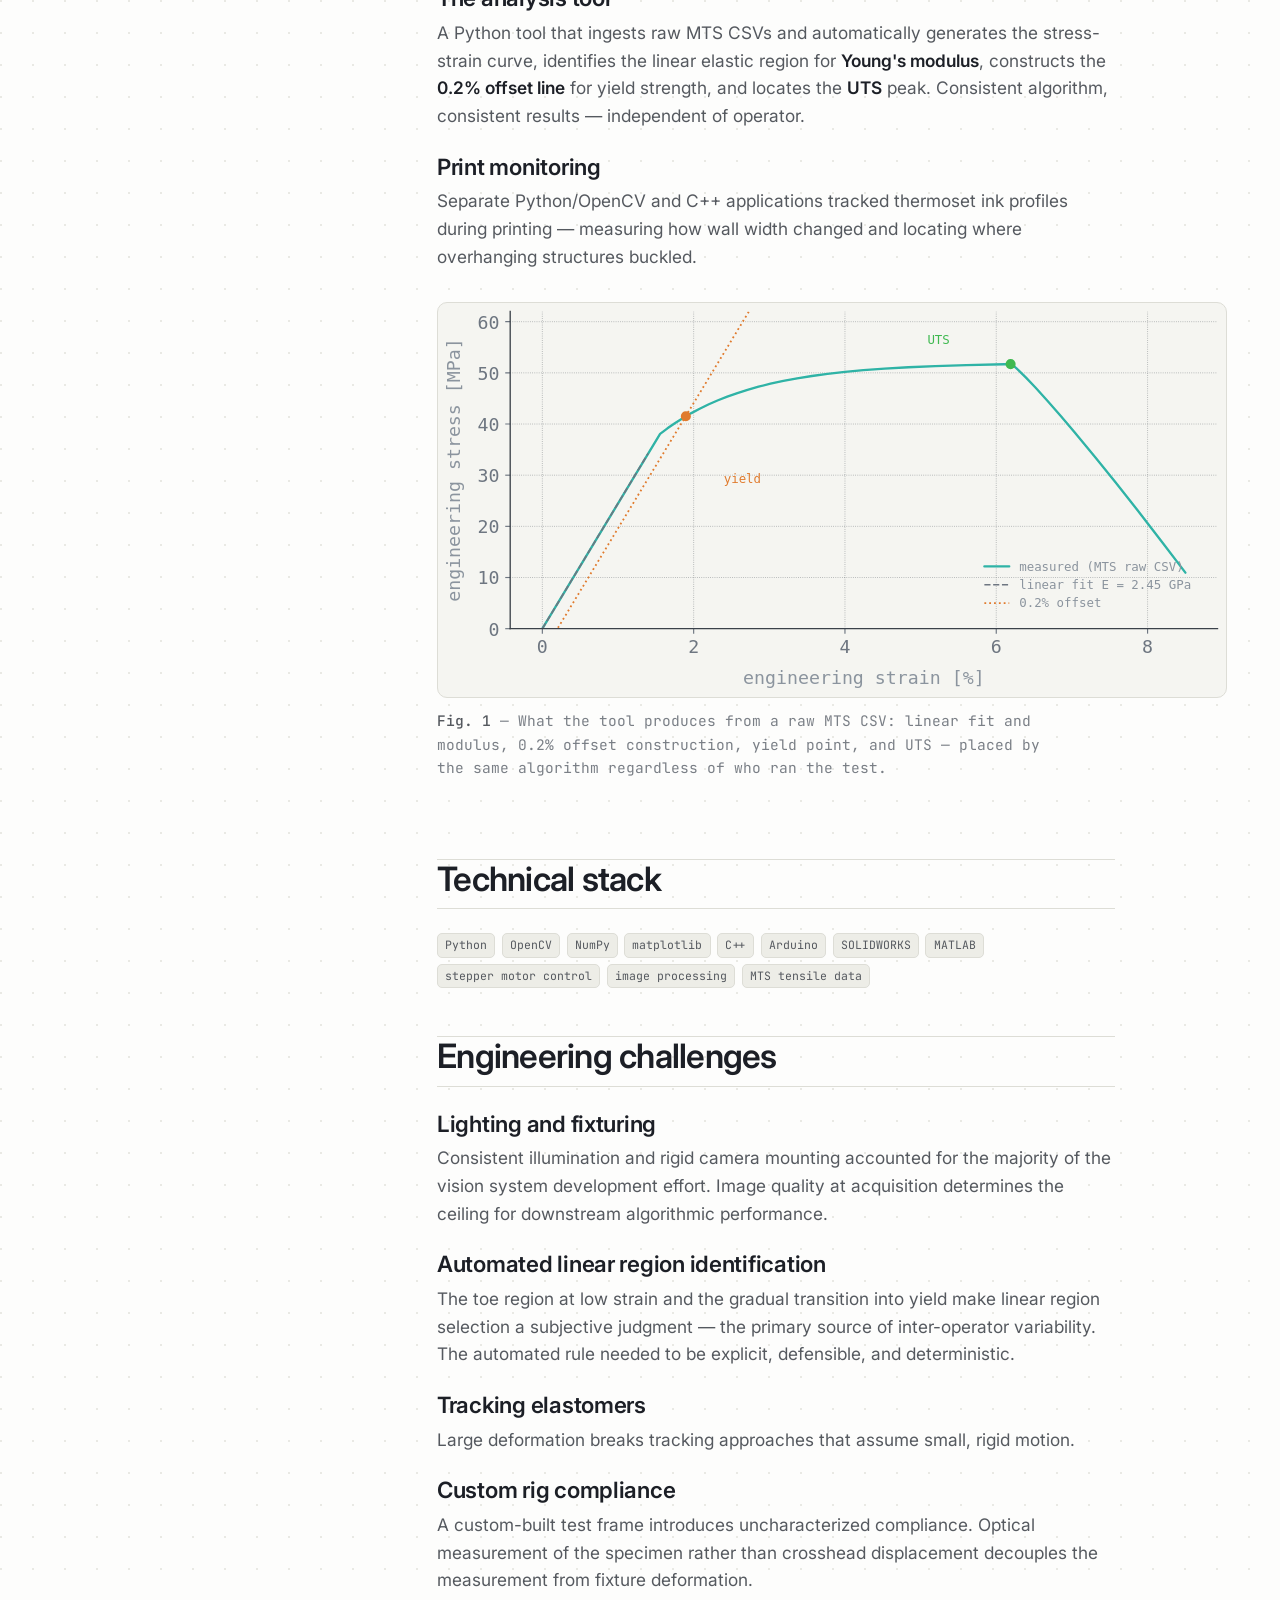
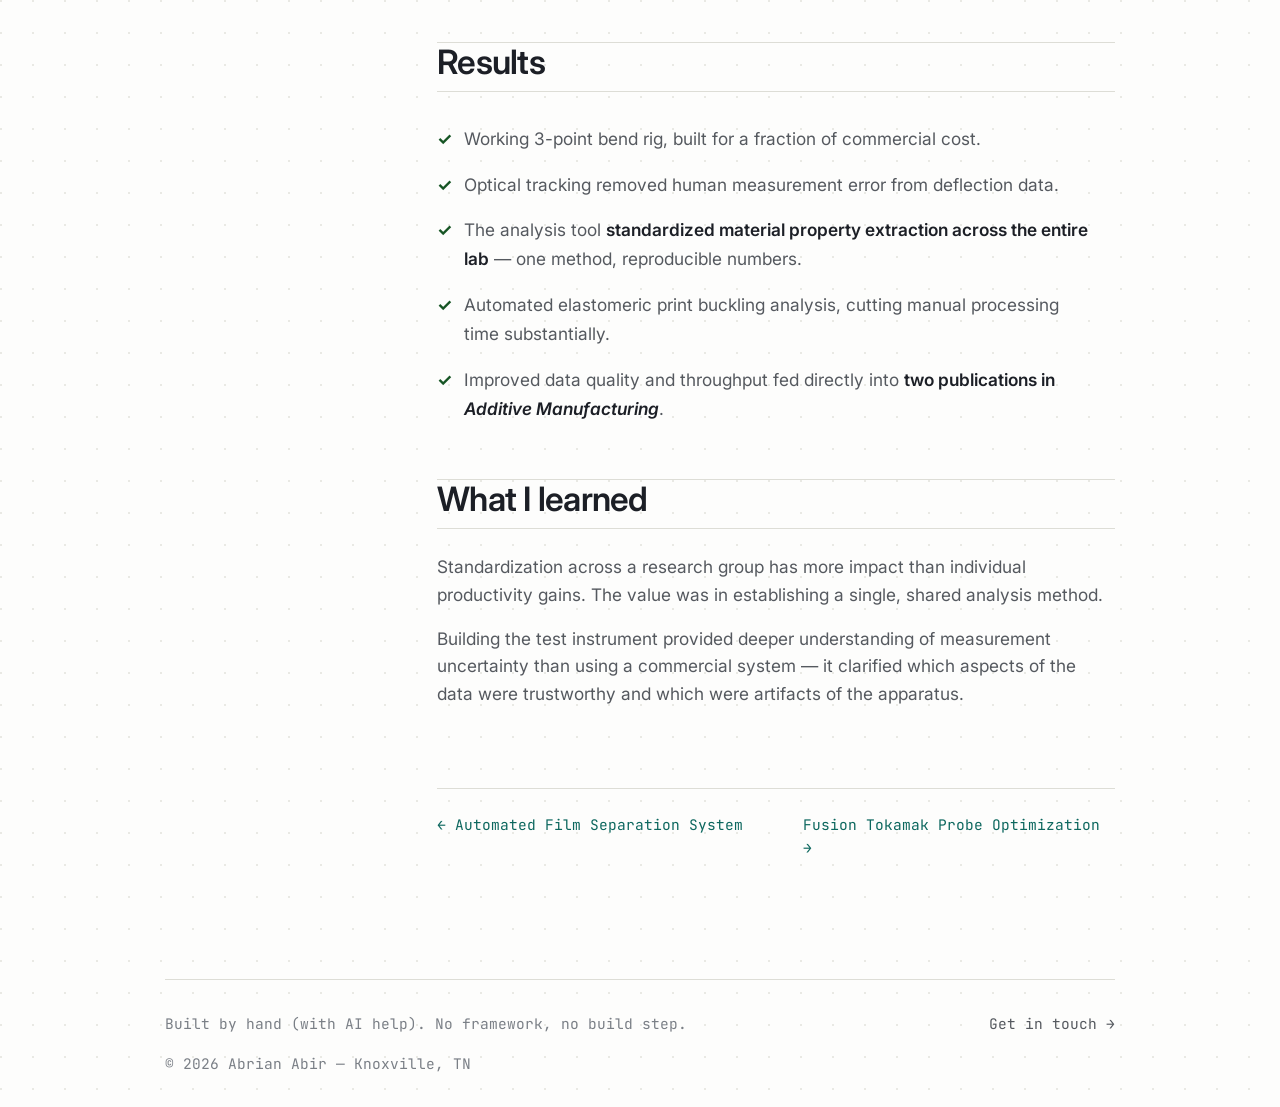
<file: projects/machine-vision.html>
<!DOCTYPE html><html lang="en" data-theme="dark"><head><meta charset="utf-8"><meta name="viewport" content="width=device-width, initial-scale=1"><title>Machine Vision Material Characterization — Abrian Abir</title><meta name="description" content="Custom 3-point bend rig with Arduino control and OpenCV displacement tracking, plus a Python tool that standardized tensile property extraction across an entire lab."><meta name="author" content="Abrian Abir"><meta name="theme-color" content="#141a23"><link rel="canonical" href="https://a-abir.github.io/projects/machine-vision.html"><meta property="og:type" content="article"><meta property="og:url" content="https://a-abir.github.io/projects/machine-vision.html"><meta property="og:title" content="Machine Vision Material Characterization — Abrian Abir"><meta property="og:description" content="Custom 3-point bend rig with Arduino control and OpenCV displacement tracking, plus a Python tool that standardized tensile property extraction across an entire lab."><meta property="og:image" content="https://a-abir.github.io/assets/img/og/og-machine-vision.png"><meta property="og:image:width" content="1200"><meta property="og:image:height" content="630"><meta property="og:image:alt" content="Machine Vision Material Characterization — UTK · Compton Lab"><meta name="twitter:card" content="summary_large_image"><link rel="icon" href="data:image/svg+xml,<svg xmlns='http://www.w3.org/2000/svg' viewBox='0 0 100 100'><rect width='100' height='100' rx='20' fill='%230D1117'/><text y='70' x='42' text-anchor='middle' font-size='64' font-family='monospace' font-weight='bold' fill='%234FD1C5'>A</text><rect x='68' y='50' width='12' height='20' fill='%234FD1C5'/></svg>"><link rel="preconnect" href="https://fonts.googleapis.com"><link rel="preconnect" href="https://fonts.gstatic.com" crossorigin><link rel="preload" as="style" href="https://fonts.googleapis.com/css2?family=Inter:wght@400;500;600;700&amp;family=JetBrains+Mono:wght@400;500&amp;display=swap"><link rel="stylesheet" href="https://fonts.googleapis.com/css2?family=Inter:wght@400;500;600;700&amp;family=JetBrains+Mono:wght@400;500&amp;display=swap" media="print" onload="this.media='all'"><noscript><link rel="stylesheet" href="https://fonts.googleapis.com/css2?family=Inter:wght@400;500;600;700&amp;family=JetBrains+Mono:wght@400;500&amp;display=swap"></noscript><link rel="stylesheet" href="../assets/css/style.min.css?v=2b553c2c5e"><link rel="expect" href="#main" blocking="render"><script>
  (() => { try {
    const s = localStorage.getItem('theme');
    document.documentElement.dataset.theme =
      s || (matchMedia('(prefers-color-scheme: light)').matches ? 'light' : 'dark');
  } catch { document.documentElement.dataset.theme = 'dark'; } })();
</script><script type="speculationrules">
{"prefetch":[{"where":{"selector_matches":".card a, .proj-nav a, .backlink, .pal a"},"eagerness":"moderate"}]}
</script></head><body><div class="progress" aria-hidden="true"></div><a class="skip" href="#main">Skip to content</a><header class="nav"><div class="nav__inner"><a class="nav__brand" href="../index.html">abrian&nbsp;abir</a><nav aria-label="Primary"><ul class="nav__links"><li><a href="../index.html#about">about</a></li><li><a href="../index.html#projects">projects</a></li><li><a href="../index.html#skills">skills</a></li><li><a href="../index.html#publications">publications</a></li><li><a href="../index.html#contact">contact</a></li></ul></nav><div class="nav__actions"><button class="icon-btn" data-open-palette aria-label="Search (Ctrl K)" title="Search — Ctrl K"><svg viewBox="0 0 24 24" fill="none" stroke="currentColor" stroke-width="2" stroke-linecap="round"><circle cx="11" cy="11" r="7"/><path d="m20 20-3.2-3.2"/></svg></button><button class="icon-btn" id="theme-toggle" aria-label="Switch theme" title="Toggle theme"><svg class="i-sun" viewBox="0 0 24 24" fill="none" stroke="currentColor" stroke-width="2" stroke-linecap="round"><circle cx="12" cy="12" r="4.2"/><path d="M12 2v2M12 20v2M2 12h2M20 12h2M4.9 4.9l1.4 1.4M17.7 17.7l1.4 1.4M19.1 4.9l-1.4 1.4M6.3 17.7l-1.4 1.4"/></svg><svg class="i-moon" viewBox="0 0 24 24" fill="none" stroke="currentColor" stroke-width="2" stroke-linecap="round"><path d="M21 12.8A8.5 8.5 0 1 1 11.2 3a6.6 6.6 0 0 0 9.8 9.8Z"/></svg></button><a class="btn btn--sm nav__resume" target="_blank" rel="noopener" href="../resume.pdf" download>resume ↓</a><button class="icon-btn nav__burger" id="nav-toggle" aria-label="Open menu"
aria-expanded="false" aria-controls="nav-mobile"><span class="i-open"><svg viewBox="0 0 24 24" fill="none" stroke="currentColor" stroke-width="2" stroke-linecap="round"><path d="M4 7h16M4 12h16M4 17h16"/></svg></span><span class="i-close"><svg viewBox="0 0 24 24" fill="none" stroke="currentColor" stroke-width="2" stroke-linecap="round"><path d="M6 6l12 12M18 6L6 18"/></svg></span></button></div></div><div class="nav__mobile" id="nav-mobile" hidden><nav aria-label="Mobile"><ul><li><a href="../index.html#about">about</a></li><li><a href="../index.html#projects">projects</a></li><li><a href="../index.html#skills">skills</a></li><li><a href="../index.html#philosophy">philosophy</a></li><li><a href="../index.html#interests">interests</a></li><li><a href="../index.html#publications">publications</a></li><li><a href="../index.html#contact">contact</a></li></ul></nav><a class="btn btn--primary nav__mobile-cta" target="_blank" rel="noopener" href="../resume.pdf" download>Download resume (PDF)</a></div></header><main id="main"><div class="wrap proj-hero" data-slug="machine-vision"><a class="backlink" href="../index.html#projects">← all projects</a><p class="eyebrow">project 05 / 05</p><h1 class="vt-title">Machine Vision Material Characterization</h1><p class="meta"><b>University of Tennessee — Compton Research Group</b> &nbsp;·&nbsp; Undergraduate Researcher &amp; Research Intern &nbsp;·&nbsp; 2019 – 2024</p><p class="lede">Custom 3-point bend rig with optical displacement tracking (OpenCV), plus a standardized material property extraction tool that eliminated inter-operator variability across the lab.</p></div><div class="wrap proj-layout"><aside class="toc" aria-label="On this page"><p>on this page</p><ol><li><a href="#problem">The problem</a></li><li><a href="#hard">Why it was hard</a></li><li><a href="#approach">The approach</a></li><li><a href="#stack">Technical stack</a></li><li><a href="#challenges">Engineering challenges</a></li><li><a href="#results">Results</a></li><li><a href="#learned">What I learned</a></li></ol></aside><article class="proj-body"><section id="problem"><h2>The problem</h2><p>Two related gaps in the same research group.</p><p><strong>One:</strong> The lab required 3-point bend data for novel composite characterization but lacked a dedicated test rig. Commercial frames were cost-prohibitive and fully booked.</p><p><strong>Two:</strong> Material property extraction was performed manually. Each researcher selected their own linear region for Young's modulus, constructed their own 0.2% offset line, and identified their own UTS peak from the same raw MTS data — producing operator-dependent results. Elastomeric print geometry was measured manually with calipers, introducing additional variability.</p></section><section id="hard"><h2>Why it was hard</h2><p>Manual measurement error introduces <em>systematic per-operator bias</em> rather than random scatter. This bias is not apparent until independent analyses of the same specimen disagree, undermining confidence in the dataset.</p><p>Computer vision in a lab environment presents challenges: inconsistent lighting, low contrast between specimen and background, and large-deformation elastomeric behavior that violates small-displacement tracking assumptions.</p></section><section id="approach"><h2>The approach</h2><h3>The rig</h3><p>Designed the 3-point bend fixture in <strong>SOLIDWORKS</strong>, machined the custom parts, assembled it, and drove the load with a stepper motor under <strong>Arduino</strong> control.</p><h3>The measurement</h3><p>Rather than relying on crosshead displacement, a camera-based <strong>Python/OpenCV</strong> pipeline tracked specimen displacement directly during bending. Optical measurement of the specimen itself eliminates machine compliance errors — a significant error source in custom-built test frames.</p><h3>The analysis tool</h3><p>A Python tool that ingests raw MTS CSVs and automatically generates the stress-strain curve, identifies the linear elastic region for <strong>Young's modulus</strong>, constructs the <strong>0.2% offset line</strong> for yield strength, and locates the <strong>UTS</strong> peak. Consistent algorithm, consistent results — independent of operator.</p><h3>Print monitoring</h3><p>Separate Python/OpenCV and C++ applications tracked thermoset ink profiles during printing — measuring how wall width changed and locating where overhanging structures buckled.</p><figure><img src="../assets/img/fig-stress-strain.svg" alt="Engineering stress versus strain curve with an overlaid dashed linear fit labelled with modulus, a dotted 0.2 percent offset line intersecting at a marked yield point, and a marked UTS peak."
width="475" height="238" loading="lazy" decoding="async"><figcaption><b>Fig. 1</b> — What the tool produces from a raw MTS CSV: linear fit and modulus, 0.2% offset construction, yield point, and UTS — placed by the same algorithm regardless of who ran the test.</figcaption></figure></section><section id="stack"><h2>Technical stack</h2><div class="stack-grid"><span class="tag">Python</span><span class="tag">OpenCV</span><span class="tag">NumPy</span><span class="tag">matplotlib</span><span class="tag">C++</span><span class="tag">Arduino</span><span class="tag">SOLIDWORKS</span><span class="tag">MATLAB</span><span class="tag">stepper motor control</span><span class="tag">image processing</span><span class="tag">MTS tensile data</span></div></section><section id="challenges"><h2>Engineering challenges</h2><h3>Lighting and fixturing</h3><p>Consistent illumination and rigid camera mounting accounted for the majority of the vision system development effort. Image quality at acquisition determines the ceiling for downstream algorithmic performance.</p><h3>Automated linear region identification</h3><p>The toe region at low strain and the gradual transition into yield make linear region selection a subjective judgment — the primary source of inter-operator variability. The automated rule needed to be explicit, defensible, and deterministic.</p><h3>Tracking elastomers</h3><p>Large deformation breaks tracking approaches that assume small, rigid motion.</p><h3>Custom rig compliance</h3><p>A custom-built test frame introduces uncharacterized compliance. Optical measurement of the specimen rather than crosshead displacement decouples the measurement from fixture deformation.</p></section><section id="results"><h2>Results</h2><ul class="results"><li><span>Working 3-point bend rig, built for a fraction of commercial cost.</span></li><li><span>Optical tracking removed human measurement error from deflection data.</span></li><li><span>The analysis tool <strong>standardized material property extraction across the entire lab</strong> — one method, reproducible numbers.</span></li><li><span>Automated elastomeric print buckling analysis, cutting manual processing time substantially.</span></li><li><span>Improved data quality and throughput fed directly into <strong>two publications in <em>Additive Manufacturing</em></strong>.</span></li></ul></section><section id="learned"><h2>What I learned</h2><p>Standardization across a research group has more impact than individual productivity gains. The value was in establishing a single, shared analysis method.</p><p>Building the test instrument provided deeper understanding of measurement uncertainty than using a commercial system — it clarified which aspects of the data were trustworthy and which were artifacts of the apparatus.</p></section><nav class="proj-nav" aria-label="Project navigation"><a href="film-separator.html">← Automated Film Separation System</a>
<a href="tokamak-probe.html">Fusion Tokamak Probe Optimization →</a></nav></article></div></main><footer class="footer wrap"><span>Built by hand (with AI help). No framework, no build step.</span>
<span><a href="../index.html#contact">Get in touch →</a></span>
<span>© <span id="yr">2026</span> Abrian Abir — Knoxville, TN</span></footer><dialog class="pal" id="palette" aria-label="Site search"><div class="pal__box"><input id="palette-input" type="text" placeholder="jump to…" autocomplete="off" spellcheck="false" aria-label="Search the site"><ul id="palette-list"><li><a href="../index.html#about">About<span>section</span></a></li><li><a href="../index.html#projects">Projects<span>section</span></a></li><li><a href="../index.html#skills">Skills<span>section</span></a></li><li><a href="../index.html#publications">Publications<span>section</span></a></li><li><a href="../index.html#contact">Contact<span>section</span></a></li><li><a href="../index.html#philosophy">Engineering Philosophy<span>section</span></a></li><li><a href="../index.html#interests">Things I Find Interesting<span>section</span></a></li><li><a href="tokamak-probe.html">Fusion Tokamak Probe Optimization<span>project</span></a></li><li><a href="afsd-monitoring.html">AFSD Process Monitoring Research<span>project</span></a></li><li><a href="fuel-failure.html">Nuclear Fuel Failure Prediction<span>project</span></a></li><li><a href="film-separator.html">Automated Film Separation System<span>project</span></a></li><li><a href="machine-vision.html">Machine Vision Material Characterization<span>project</span></a></li><li><a href="../resume.pdf">Download resume<span>pdf</span></a></li><li><a href="mailto:abrian.inbox@gmail.com">Email Abrian<span>mailto</span></a></li><li><a href="https://github.com/a-abir">GitHub<span>external</span></a></li><li><a href="https://linkedin.com/in/a-abir">LinkedIn<span>external</span></a></li></ul><p class="pal__foot"><kbd>↑</kbd><kbd>↓</kbd> navigate · <kbd>↵</kbd> open · <kbd>esc</kbd> or click outside to close</p></div></dialog><script src="../assets/js/main.min.js?v=4e6f062684" defer></script></body></html>
</file>
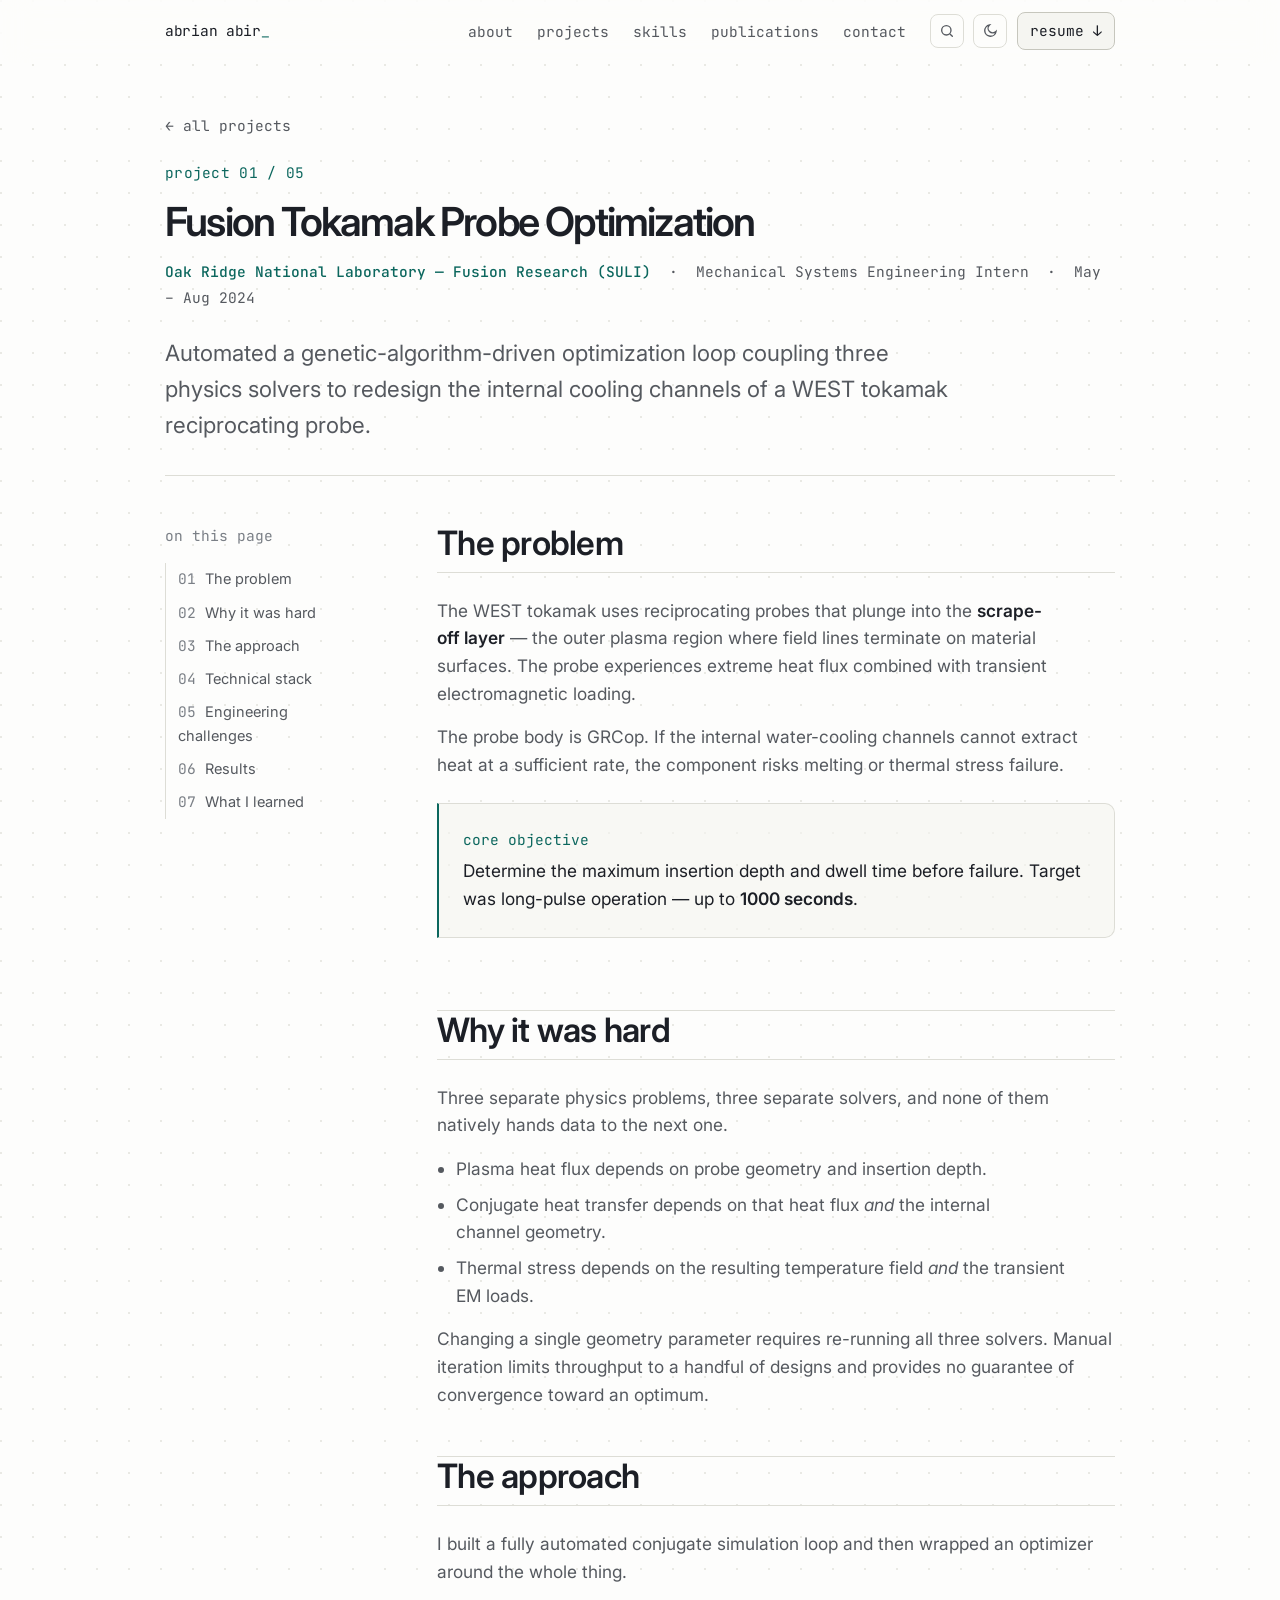
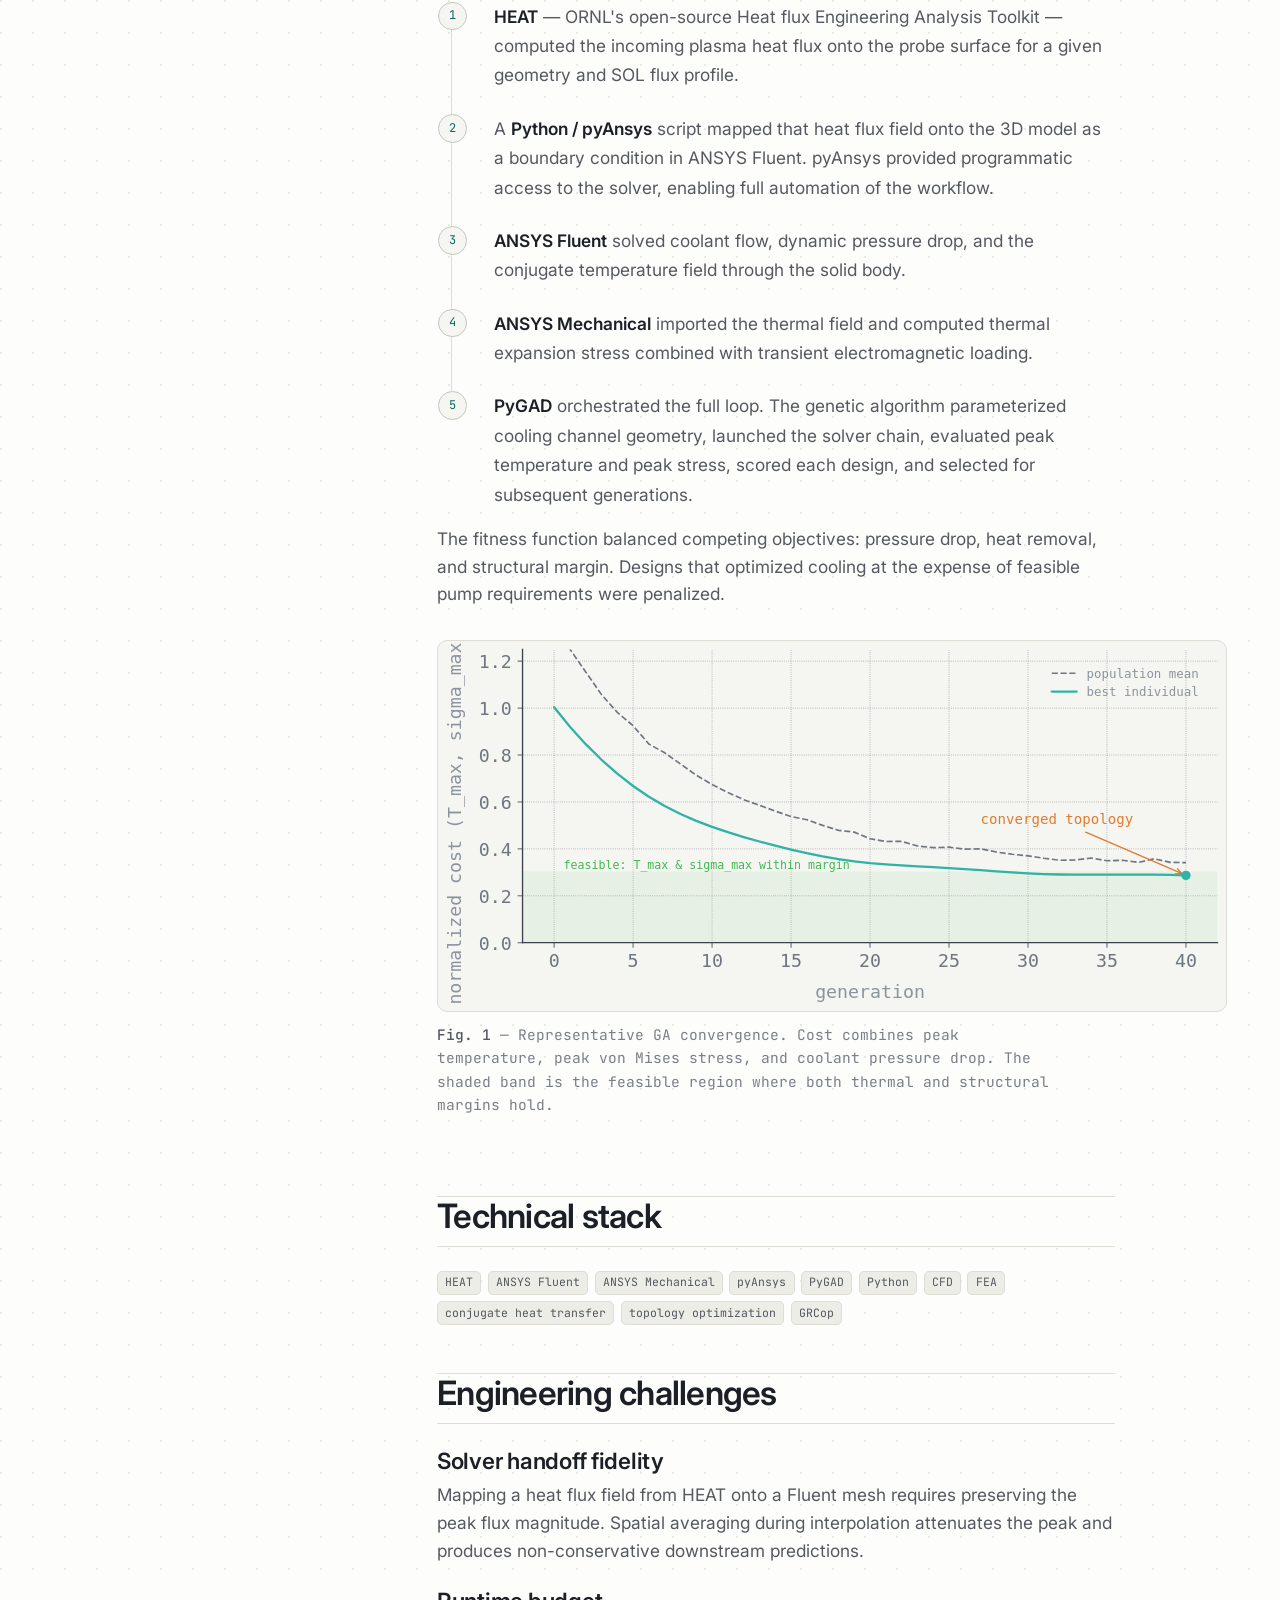
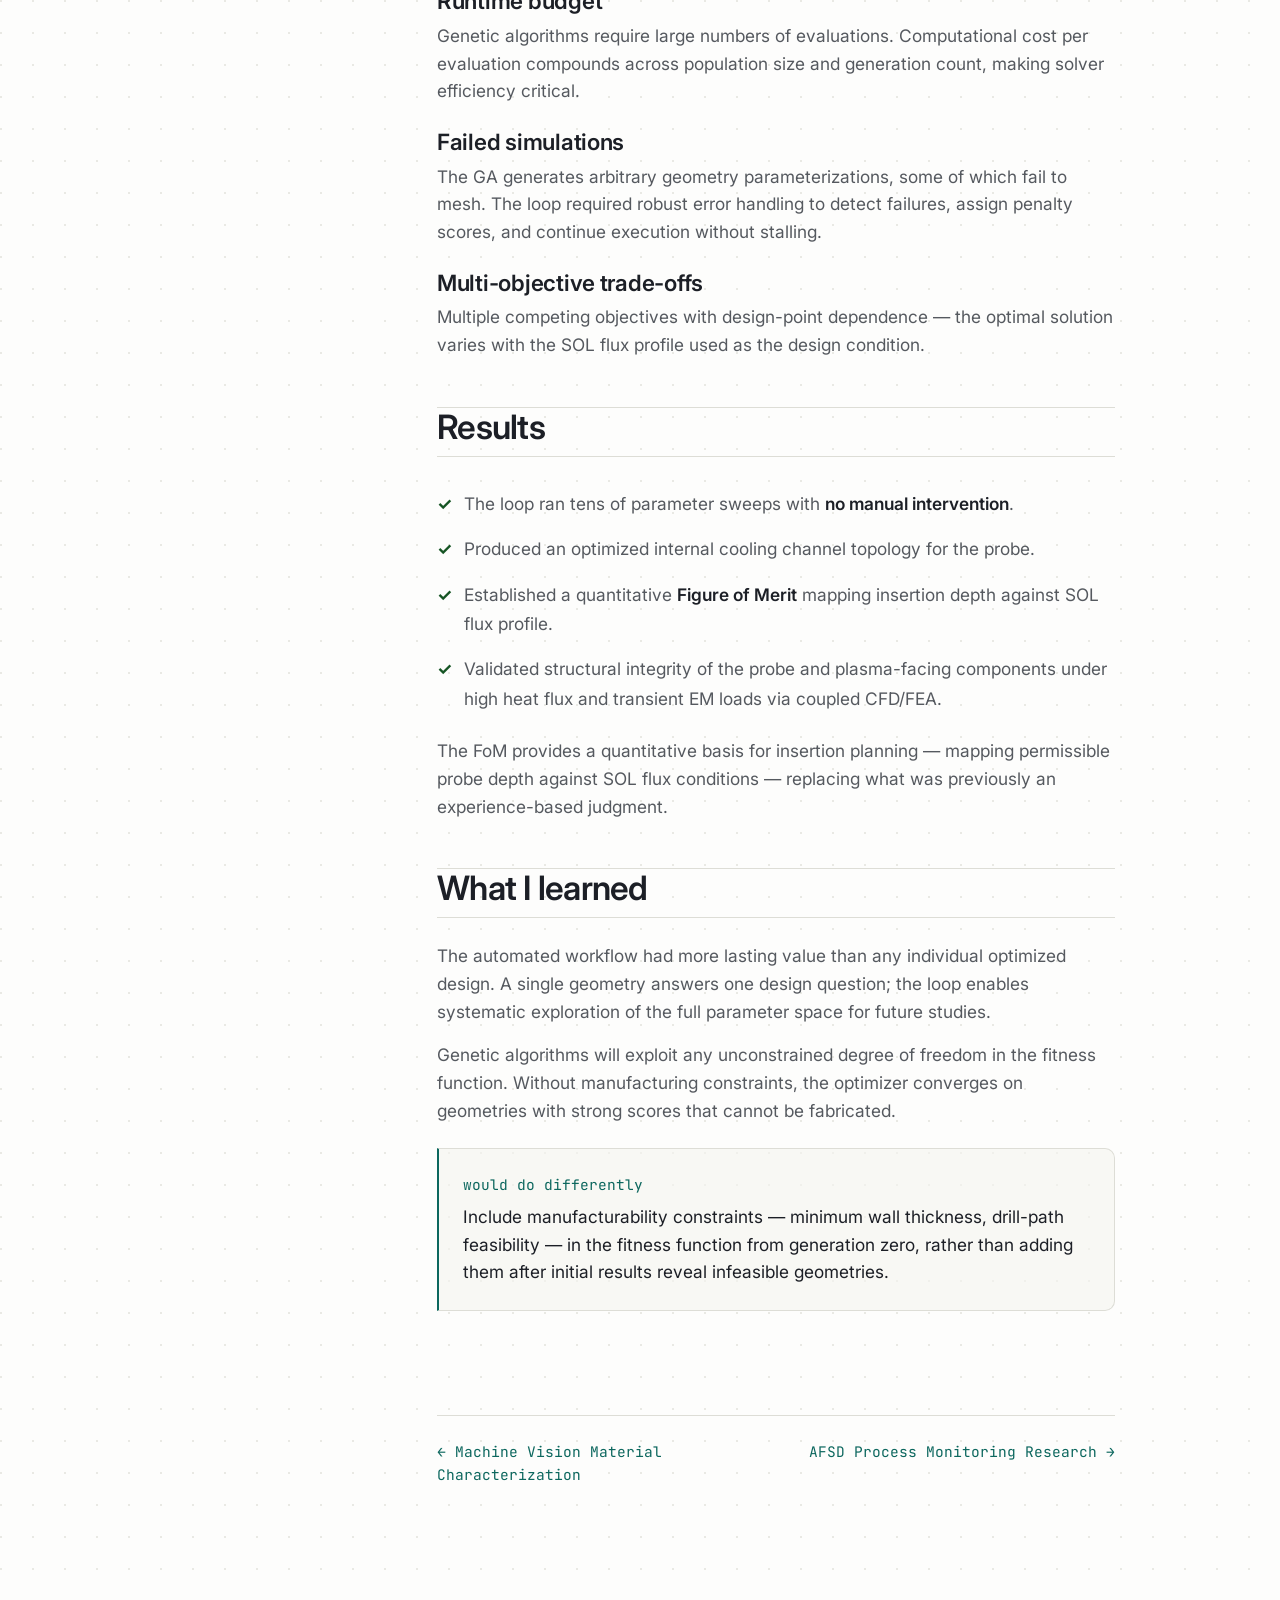
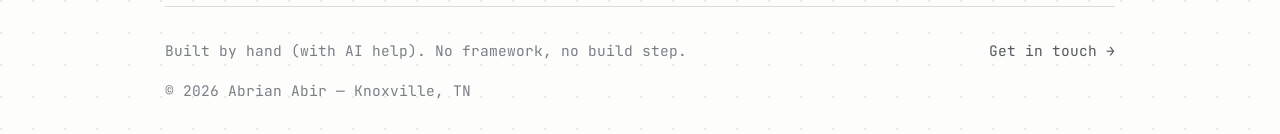
<file: projects/tokamak-probe.html>
<!DOCTYPE html><html lang="en" data-theme="dark"><head><meta charset="utf-8"><meta name="viewport" content="width=device-width, initial-scale=1"><title>Fusion Tokamak Probe Optimization — Abrian Abir</title><meta name="description" content="Automated HEAT → ANSYS Fluent → ANSYS Mechanical loop driven by a genetic algorithm to optimize cooling channel geometry for a WEST tokamak reciprocating probe."><meta name="author" content="Abrian Abir"><meta name="theme-color" content="#141a23"><link rel="canonical" href="https://a-abir.github.io/projects/tokamak-probe.html"><meta property="og:type" content="article"><meta property="og:url" content="https://a-abir.github.io/projects/tokamak-probe.html"><meta property="og:title" content="Fusion Tokamak Probe Optimization — Abrian Abir"><meta property="og:description" content="Automated HEAT → ANSYS Fluent → ANSYS Mechanical loop driven by a genetic algorithm to optimize cooling channel geometry for a WEST tokamak reciprocating probe."><meta property="og:image" content="https://a-abir.github.io/assets/img/og/og-tokamak-probe.png"><meta property="og:image:width" content="1200"><meta property="og:image:height" content="630"><meta property="og:image:alt" content="Fusion Tokamak Probe Optimization — ORNL · Fusion"><meta name="twitter:card" content="summary_large_image"><link rel="icon" href="data:image/svg+xml,<svg xmlns='http://www.w3.org/2000/svg' viewBox='0 0 100 100'><rect width='100' height='100' rx='20' fill='%230D1117'/><text y='70' x='42' text-anchor='middle' font-size='64' font-family='monospace' font-weight='bold' fill='%234FD1C5'>A</text><rect x='68' y='50' width='12' height='20' fill='%234FD1C5'/></svg>"><link rel="preconnect" href="https://fonts.googleapis.com"><link rel="preconnect" href="https://fonts.gstatic.com" crossorigin><link rel="preload" as="style" href="https://fonts.googleapis.com/css2?family=Inter:wght@400;500;600;700&amp;family=JetBrains+Mono:wght@400;500&amp;display=swap"><link rel="stylesheet" href="https://fonts.googleapis.com/css2?family=Inter:wght@400;500;600;700&amp;family=JetBrains+Mono:wght@400;500&amp;display=swap" media="print" onload="this.media='all'"><noscript><link rel="stylesheet" href="https://fonts.googleapis.com/css2?family=Inter:wght@400;500;600;700&amp;family=JetBrains+Mono:wght@400;500&amp;display=swap"></noscript><link rel="stylesheet" href="../assets/css/style.min.css?v=2b553c2c5e"><link rel="expect" href="#main" blocking="render"><script>
  (() => { try {
    const s = localStorage.getItem('theme');
    document.documentElement.dataset.theme =
      s || (matchMedia('(prefers-color-scheme: light)').matches ? 'light' : 'dark');
  } catch { document.documentElement.dataset.theme = 'dark'; } })();
</script><script type="speculationrules">
{"prefetch":[{"where":{"selector_matches":".card a, .proj-nav a, .backlink, .pal a"},"eagerness":"moderate"}]}
</script></head><body><div class="progress" aria-hidden="true"></div><a class="skip" href="#main">Skip to content</a><header class="nav"><div class="nav__inner"><a class="nav__brand" href="../index.html">abrian&nbsp;abir</a><nav aria-label="Primary"><ul class="nav__links"><li><a href="../index.html#about">about</a></li><li><a href="../index.html#projects">projects</a></li><li><a href="../index.html#skills">skills</a></li><li><a href="../index.html#publications">publications</a></li><li><a href="../index.html#contact">contact</a></li></ul></nav><div class="nav__actions"><button class="icon-btn" data-open-palette aria-label="Search (Ctrl K)" title="Search — Ctrl K"><svg viewBox="0 0 24 24" fill="none" stroke="currentColor" stroke-width="2" stroke-linecap="round"><circle cx="11" cy="11" r="7"/><path d="m20 20-3.2-3.2"/></svg></button><button class="icon-btn" id="theme-toggle" aria-label="Switch theme" title="Toggle theme"><svg class="i-sun" viewBox="0 0 24 24" fill="none" stroke="currentColor" stroke-width="2" stroke-linecap="round"><circle cx="12" cy="12" r="4.2"/><path d="M12 2v2M12 20v2M2 12h2M20 12h2M4.9 4.9l1.4 1.4M17.7 17.7l1.4 1.4M19.1 4.9l-1.4 1.4M6.3 17.7l-1.4 1.4"/></svg><svg class="i-moon" viewBox="0 0 24 24" fill="none" stroke="currentColor" stroke-width="2" stroke-linecap="round"><path d="M21 12.8A8.5 8.5 0 1 1 11.2 3a6.6 6.6 0 0 0 9.8 9.8Z"/></svg></button><a class="btn btn--sm nav__resume" target="_blank" rel="noopener" href="../resume.pdf" download>resume ↓</a><button class="icon-btn nav__burger" id="nav-toggle" aria-label="Open menu"
aria-expanded="false" aria-controls="nav-mobile"><span class="i-open"><svg viewBox="0 0 24 24" fill="none" stroke="currentColor" stroke-width="2" stroke-linecap="round"><path d="M4 7h16M4 12h16M4 17h16"/></svg></span><span class="i-close"><svg viewBox="0 0 24 24" fill="none" stroke="currentColor" stroke-width="2" stroke-linecap="round"><path d="M6 6l12 12M18 6L6 18"/></svg></span></button></div></div><div class="nav__mobile" id="nav-mobile" hidden><nav aria-label="Mobile"><ul><li><a href="../index.html#about">about</a></li><li><a href="../index.html#projects">projects</a></li><li><a href="../index.html#skills">skills</a></li><li><a href="../index.html#philosophy">philosophy</a></li><li><a href="../index.html#interests">interests</a></li><li><a href="../index.html#publications">publications</a></li><li><a href="../index.html#contact">contact</a></li></ul></nav><a class="btn btn--primary nav__mobile-cta" target="_blank" rel="noopener" href="../resume.pdf" download>Download resume (PDF)</a></div></header><main id="main"><div class="wrap proj-hero" data-slug="tokamak-probe"><a class="backlink" href="../index.html#projects">← all projects</a><p class="eyebrow">project 01 / 05</p><h1 class="vt-title">Fusion Tokamak Probe Optimization</h1><p class="meta"><b>Oak Ridge National Laboratory — Fusion Research (SULI)</b> &nbsp;·&nbsp; Mechanical Systems Engineering Intern &nbsp;·&nbsp; May – Aug 2024</p><p class="lede">Automated a genetic-algorithm-driven optimization loop coupling three physics solvers to redesign the internal cooling channels of a WEST tokamak reciprocating probe.</p></div><div class="wrap proj-layout"><aside class="toc" aria-label="On this page"><p>on this page</p><ol><li><a href="#problem">The problem</a></li><li><a href="#hard">Why it was hard</a></li><li><a href="#approach">The approach</a></li><li><a href="#stack">Technical stack</a></li><li><a href="#challenges">Engineering challenges</a></li><li><a href="#results">Results</a></li><li><a href="#learned">What I learned</a></li></ol></aside><article class="proj-body"><section id="problem"><h2>The problem</h2><p>The WEST tokamak uses reciprocating probes that plunge into the <strong>scrape-off layer</strong> — the outer plasma region where field lines terminate on material surfaces. The probe experiences extreme heat flux combined with transient electromagnetic loading.</p><p>The probe body is GRCop. If the internal water-cooling channels cannot extract heat at a sufficient rate, the component risks melting or thermal stress failure.</p><div class="callout"><span class="lbl">core objective</span><p>Determine the maximum insertion depth and dwell time before failure. Target was long-pulse operation — up to <strong>1000 seconds</strong>.</p></div></section><section id="hard"><h2>Why it was hard</h2><p>Three separate physics problems, three separate solvers, and none of them natively hands data to the next one.</p><ul><li><span>Plasma heat flux depends on probe geometry and insertion depth.</span></li><li><span>Conjugate heat transfer depends on that heat flux <em>and</em> the internal channel geometry.</span></li><li><span>Thermal stress depends on the resulting temperature field <em>and</em> the transient EM loads.</span></li></ul><p>Changing a single geometry parameter requires re-running all three solvers. Manual iteration limits throughput to a handful of designs and provides no guarantee of convergence toward an optimum.</p></section><section id="approach"><h2>The approach</h2><p>I built a fully automated conjugate simulation loop and then wrapped an optimizer around the whole thing.</p><ol class="pipeline"><li><span><strong>HEAT</strong> — ORNL's open-source Heat flux Engineering Analysis Toolkit — computed the incoming plasma heat flux onto the probe surface for a given geometry and SOL flux profile.</span></li><li><span>A <strong>Python / pyAnsys</strong> script mapped that heat flux field onto the 3D model as a boundary condition in ANSYS Fluent. pyAnsys provided programmatic access to the solver, enabling full automation of the workflow.</span></li><li><span><strong>ANSYS Fluent</strong> solved coolant flow, dynamic pressure drop, and the conjugate temperature field through the solid body.</span></li><li><span><strong>ANSYS Mechanical</strong> imported the thermal field and computed thermal expansion stress combined with transient electromagnetic loading.</span></li><li><span><strong>PyGAD</strong> orchestrated the full loop. The genetic algorithm parameterized cooling channel geometry, launched the solver chain, evaluated peak temperature and peak stress, scored each design, and selected for subsequent generations.</span></li></ol><p>The fitness function balanced competing objectives: pressure drop, heat removal, and structural margin. Designs that optimized cooling at the expense of feasible pump requirements were penalized.</p><figure><img src="../assets/img/fig-ga-convergence.svg" alt="Line chart showing normalized cost versus generation. The best individual drops sharply over the first 15 generations and flattens inside a shaded feasible band; the population mean converges toward it."
width="475" height="223" loading="lazy" decoding="async"><figcaption><b>Fig. 1</b> — Representative GA convergence. Cost combines peak temperature, peak von Mises stress, and coolant pressure drop. The shaded band is the feasible region where both thermal and structural margins hold.</figcaption></figure></section><section id="stack"><h2>Technical stack</h2><div class="stack-grid"><span class="tag">HEAT</span><span class="tag">ANSYS Fluent</span><span class="tag">ANSYS Mechanical</span><span class="tag">pyAnsys</span><span class="tag">PyGAD</span><span class="tag">Python</span><span class="tag">CFD</span><span class="tag">FEA</span><span class="tag">conjugate heat transfer</span><span class="tag">topology optimization</span><span class="tag">GRCop</span></div></section><section id="challenges"><h2>Engineering challenges</h2><h3>Solver handoff fidelity</h3><p>Mapping a heat flux field from HEAT onto a Fluent mesh requires preserving the peak flux magnitude. Spatial averaging during interpolation attenuates the peak and produces non-conservative downstream predictions.</p><h3>Runtime budget</h3><p>Genetic algorithms require large numbers of evaluations. Computational cost per evaluation compounds across population size and generation count, making solver efficiency critical.</p><h3>Failed simulations</h3><p>The GA generates arbitrary geometry parameterizations, some of which fail to mesh. The loop required robust error handling to detect failures, assign penalty scores, and continue execution without stalling.</p><h3>Multi-objective trade-offs</h3><p>Multiple competing objectives with design-point dependence — the optimal solution varies with the SOL flux profile used as the design condition.</p></section><section id="results"><h2>Results</h2><ul class="results"><li><span>The loop ran tens of parameter sweeps with <strong>no manual intervention</strong>.</span></li><li><span>Produced an optimized internal cooling channel topology for the probe.</span></li><li><span>Established a quantitative <strong>Figure of Merit</strong> mapping insertion depth against SOL flux profile.</span></li><li><span>Validated structural integrity of the probe and plasma-facing components under high heat flux and transient EM loads via coupled CFD/FEA.</span></li></ul><p>The FoM provides a quantitative basis for insertion planning — mapping permissible probe depth against SOL flux conditions — replacing what was previously an experience-based judgment.</p></section><section id="learned"><h2>What I learned</h2><p>The automated workflow had more lasting value than any individual optimized design. A single geometry answers one design question; the loop enables systematic exploration of the full parameter space for future studies.</p><p>Genetic algorithms will exploit any unconstrained degree of freedom in the fitness function. Without manufacturing constraints, the optimizer converges on geometries with strong scores that cannot be fabricated.</p><div class="callout"><span class="lbl">would do differently</span><p>Include manufacturability constraints — minimum wall thickness, drill-path feasibility — in the fitness function from generation zero, rather than adding them after initial results reveal infeasible geometries.</p></div></section><nav class="proj-nav" aria-label="Project navigation"><a href="machine-vision.html">← Machine Vision Material Characterization</a>
<a href="afsd-monitoring.html">AFSD Process Monitoring Research →</a></nav></article></div></main><footer class="footer wrap"><span>Built by hand (with AI help). No framework, no build step.</span>
<span><a href="../index.html#contact">Get in touch →</a></span>
<span>© <span id="yr">2026</span> Abrian Abir — Knoxville, TN</span></footer><dialog class="pal" id="palette" aria-label="Site search"><div class="pal__box"><input id="palette-input" type="text" placeholder="jump to…" autocomplete="off" spellcheck="false" aria-label="Search the site"><ul id="palette-list"><li><a href="../index.html#about">About<span>section</span></a></li><li><a href="../index.html#projects">Projects<span>section</span></a></li><li><a href="../index.html#skills">Skills<span>section</span></a></li><li><a href="../index.html#publications">Publications<span>section</span></a></li><li><a href="../index.html#contact">Contact<span>section</span></a></li><li><a href="../index.html#philosophy">Engineering Philosophy<span>section</span></a></li><li><a href="../index.html#interests">Things I Find Interesting<span>section</span></a></li><li><a href="tokamak-probe.html">Fusion Tokamak Probe Optimization<span>project</span></a></li><li><a href="afsd-monitoring.html">AFSD Process Monitoring Research<span>project</span></a></li><li><a href="fuel-failure.html">Nuclear Fuel Failure Prediction<span>project</span></a></li><li><a href="film-separator.html">Automated Film Separation System<span>project</span></a></li><li><a href="machine-vision.html">Machine Vision Material Characterization<span>project</span></a></li><li><a href="../resume.pdf">Download resume<span>pdf</span></a></li><li><a href="mailto:abrian.inbox@gmail.com">Email Abrian<span>mailto</span></a></li><li><a href="https://github.com/a-abir">GitHub<span>external</span></a></li><li><a href="https://linkedin.com/in/a-abir">LinkedIn<span>external</span></a></li></ul><p class="pal__foot"><kbd>↑</kbd><kbd>↓</kbd> navigate · <kbd>↵</kbd> open · <kbd>esc</kbd> or click outside to close</p></div></dialog><script src="../assets/js/main.min.js?v=4e6f062684" defer></script></body></html>
</file>
<file: assets/css/style.min.css>
:root{--bg:#141a23;--bg-grid:#21252b;--surface:#1f242b;--surface-2:#1C222B;--border:#ffffff0f;--border-strong:#30363D;--text:#E6EDF3;--text-dim:#8B949E;--text-faint:#6E7681;--accent:#4FD1C5;--accent-alt:#F0883E;--data-green:#3FB950;--shadow:0 1px 2px rgb(0 0 0 / .4),0 8px 24px rgb(0 0 0 / .24);--font-sans:"Inter",ui-sans-serif,system-ui,-apple-system,"Segoe UI",Roboto,Helvetica,Arial,sans-serif;--font-mono:"JetBrains Mono",ui-monospace,SFMono-Regular,"SF Mono",Menlo,Consolas,"Liberation Mono",monospace;--step--1:clamp(0.75rem,0.75rem + 0.2vw,0.95rem);--step-0:clamp(0.85rem,0.77rem + 0.4vw,1.08rem);--step-1:clamp(1rem,0.86rem + 0.7vw,1.4rem);--step-2:clamp(1.3rem,1.02rem + 1.39vw,2.1rem);--step-3:clamp(1.5rem,1.15rem + 1.74vw,2.5rem);--step-4:clamp(2.25rem,1.92rem + 1.65vw,3.2rem);--step-5:clamp(2.5rem,1.75rem + 3.2vw,4.6rem);--s1:.5rem;--s2:1rem;--s3:1.5rem;--s4:2rem;--s5:3rem;--s6:4.5rem;--s7:7.5rem;--measure:70ch;--wide:950px;--radius:10px;--ease:cubic-bezier(.22,1,.36,1);--nav-h:62px}[data-theme="light"]{--bg:#FDFDFC;--bg-grid:#E9E9E4;--surface:#F5F5F1;--surface-2:#EDEDE7;--border:#DDDDD6;--border-strong:#C6C6BD;--text:#1C1F26;--text-dim:#55595F;--text-faint:#7A7F86;--accent:#0c675e;--accent-alt:#B85C10;--data-green:#165524;--shadow:0 1px 2px rgb(0 0 0 / .06),0 8px 24px rgb(0 0 0 / .07)}*,*::before,*::after{box-sizing:border-box}*{margin:0}html{-webkit-text-size-adjust:100%;scroll-behavior:smooth;overflow-x:clip}@media (prefers-reduced-motion:reduce){html{scroll-behavior:auto}*,*::before,*::after{animation-duration:.01ms!important;animation-iteration-count:1!important;transition-duration:.01ms!important;scroll-behavior:auto!important}}img,svg,video{display:block;max-width:100%;height:auto}button,input,textarea,select{font:inherit;color:inherit}ul,ol{padding:0}body{background-color:var(--bg);background-image:radial-gradient(circle at 1px 1px,var(--bg-grid) 1px,transparent 0);background-size:32px 32px;color:var(--text);font-family:var(--font-sans);font-size:var(--step-0);line-height:1.6;-webkit-font-smoothing:antialiased;text-rendering:optimizeLegibility;overflow-x:clip}h1,h2,h3,h4{font-weight:600;letter-spacing:-.022em;line-height:1.15;text-wrap:balance}h1{font-size:var(--step-5);letter-spacing:-.045em;line-height:.95}h2{font-size:var(--step-3)}h3{font-size:var(--step-1);letter-spacing:-.012em}h4{font-size:var(--step-0)}p{text-wrap:pretty}a{color:var(--accent);text-decoration:none}a:hover{text-decoration:underline;text-underline-offset:3px}:focus-visible{outline:2px solid var(--accent);outline-offset:3px;border-radius:3px}code,kbd,.mono{font-family:var(--font-mono);font-size:.88em}hr{border:0;height:1px;background:var(--border);margin-block:var(--s5)}::selection{background:color-mix(in srgb,var(--accent) 30%,transparent)}p,li,dd,h1,h2,h3,h4,figcaption{overflow-wrap:break-word}.wrap{width:min(100% - 2.5rem,var(--wide));margin-inline:auto}.prose{max-width:var(--measure)}section[id]{scroll-margin-top:96px;padding-block:var(--s7)}section[id] + section[id]{border-top:1px solid var(--border)}@media (max-width:640px){section[id]{padding-block:var(--s6)}}.skip{position:absolute;left:-9999px;top:0;z-index:999;background:var(--accent);color:var(--bg);padding:.6rem 1rem;border-radius:0 0 var(--radius) 0}.skip:focus{left:0}.nav{position:sticky;top:0;z-index:100;backdrop-filter:blur(14px) saturate(160%);background:color-mix(in srgb,var(--bg) 78%,transparent);border-bottom:1px solid transparent;transition:border-color .25s var(--ease),background .25s var(--ease)}.nav[data-scrolled="true"]{border-bottom-color:var(--border)}.nav__inner{width:min(100% - 2rem,var(--wide));margin-inline:auto;display:flex;align-items:center;gap:var(--s3);height:var(--nav-h);min-width:0}.nav__brand{font-family:var(--font-mono);font-size:var(--step--1);color:var(--text);letter-spacing:-.02em;margin-right:auto;white-space:nowrap;min-width:0;overflow:hidden;text-overflow:ellipsis}.nav__brand::after{content:"_";color:var(--accent);animation:blink 1.25s steps(1) infinite}@keyframes blink{50%{opacity:0}}.nav__links{display:flex;gap:var(--s3);list-style:none}.nav__links a{font-family:var(--font-mono);font-size:var(--step--1);color:var(--text-dim);position:relative;padding-block:4px;text-decoration:none}.nav__links a::after{content:"";position:absolute;left:0;bottom:0;height:1.5px;width:100%;background:var(--accent);transform:scaleX(0);transform-origin:left;transition:transform .28s var(--ease)}.nav__links a:hover{color:var(--text)}.nav__links a:hover::after,.nav__links a[aria-current="true"]::after{transform:scaleX(1)}.nav__links a[aria-current="true"]{color:var(--text)}.nav__actions{display:flex;align-items:center;gap:.6rem;flex:0 0 auto}.icon-btn{display:grid;place-items:center;width:34px;height:34px;background:transparent;border:1px solid var(--border);border-radius:8px;cursor:pointer;color:var(--text-dim);transition:color .2s,border-color .2s,background .2s;flex:0 0 auto}.icon-btn:hover{color:var(--text);border-color:var(--border-strong);background:var(--surface)}.icon-btn svg{width:16px;height:16px}[data-theme="light"] .icon-btn .i-sun,.icon-btn .i-moon{display:none}[data-theme="light"] .icon-btn .i-moon{display:block}.nav__burger{display:none}.nav__burger .i-close{display:none}.nav__burger[aria-expanded="true"] .i-open{display:none}.nav__burger[aria-expanded="true"] .i-close{display:block}.nav__burger svg{width:18px;height:18px}.nav__mobile{display:none;border-top:1px solid var(--border);background:color-mix(in srgb,var(--bg) 96%,transparent);backdrop-filter:blur(14px) saturate(160%);padding:var(--s2) 0 var(--s3);max-height:calc(100dvh - var(--nav-h));overflow-y:auto;overscroll-behavior:contain}.nav__mobile[hidden]{display:none}.nav__mobile ul{list-style:none;width:min(100% - 2.5rem,var(--wide));margin-inline:auto}.nav__mobile a{display:flex;align-items:center;justify-content:space-between;font-family:var(--font-mono);font-size:var(--step-0);color:var(--text);text-decoration:none;padding:.85rem .25rem;border-bottom:1px solid var(--border);min-height:44px;-webkit-tap-highlight-color:transparent}.nav__mobile a::after{content:"→";color:var(--text-faint)}.nav__mobile a:active{color:var(--accent)}.nav__mobile a[aria-current="true"]{color:var(--accent)}.nav__mobile a[aria-current="true"]::after{content:"•";color:var(--accent)}.nav__mobile-cta{width:min(100% - 2.5rem,var(--wide));margin:var(--s3) auto 0;justify-content:center}@media (max-width:760px){.nav__links{display:none}.nav__burger{display:grid}.nav__resume{display:inline-flex;white-space:nowrap}.nav__mobile:not([hidden]){display:block}}@media (max-width:420px){.nav__inner{gap:var(--s2)}.nav__resume{display:none!important}}.btn{display:inline-flex;align-items:center;gap:.5rem;font-family:var(--font-mono);font-size:var(--step--1);padding:.62rem 1.05rem;border-radius:8px;border:1px solid var(--border-strong);color:var(--text);background:var(--surface);text-decoration:none;cursor:pointer;transition:transform .18s var(--ease),border-color .2s,background .2s,color .2s}.btn:hover{text-decoration:none;border-color:var(--accent);color:var(--accent);transform:translateY(-1px)}.btn--primary{background:var(--accent);color:#07110F;border-color:var(--accent);font-weight:600}[data-theme="light"] .btn--primary{color:#FDFDFC}.btn--primary:hover{color:#07110F;background:color-mix(in srgb,var(--accent) 86%,white)}[data-theme="light"] .btn--primary:hover{color:#FDFDFC}.btn--ghost{background:transparent}.btn--sm{padding:.42rem .75rem}.hero{position:relative;padding-block:clamp(3.5rem,8vw,7rem) var(--s6);overflow:hidden}.hero__plot{position:absolute;inset:0;width:100%;height:100%;opacity:.09;pointer-events:none;mask-image:linear-gradient(to bottom,transparent,#000 25%,#000 70%,transparent)}.hero__plot path{fill:none;stroke:var(--accent);stroke-width:1.2;vector-effect:non-scaling-stroke}.hero__plot .grid{stroke:var(--text-faint);stroke-width:.5;opacity:.5}.hero__plot .trace{opacity:0;animation:trace-in 1s var(--ease) .15s forwards}@keyframes trace-in{to{opacity:1}}@media (min-width:821px) and (pointer:fine){.hero__plot .trace{opacity:1;stroke-dasharray:2600;stroke-dashoffset:2600;animation:draw 6s var(--ease) forwards}@keyframes draw{to{stroke-dashoffset:0}}}.hero__copy{min-width:0}.hero__inner{position:relative;z-index:2;display:grid;grid-template-columns:minmax(0,1fr) clamp(180px,22vw,250px);gap:clamp(2rem,5vw,4.5rem);align-items:center}.hero__portrait{margin:0;position:relative;width:100%;aspect-ratio:1;justify-self:end}.hero__portrait img{width:100%;height:100%;border-radius:22px;object-fit:cover;object-position:center 18%;background:var(--surface);box-shadow:0 0 0 1px var(--border-strong),0 24px 48px -18px rgb(162 162 162 / 20%)}[data-theme="light"] .hero__portrait img{box-shadow:0 0 0 1px var(--border-strong),0 24px 48px -20px rgb(0 0 0 / .60)}.eyebrow{font-family:var(--font-mono);font-size:var(--step--1);color:var(--accent);text-transform:lowercase;letter-spacing:.02em;margin-bottom:var(--s2)}.hero h1{margin-bottom:.5rem}.hero__creds{font-family:var(--font-mono);font-size:var(--step--1);color:var(--text-faint);margin-bottom:var(--s2)}.hero__headline{font-size:var(--step-3);font-weight:600;letter-spacing:-.025em;line-height:1.15;max-width:28ch;margin-bottom:var(--s2);color:var(--text);text-wrap:balance}.hero__headline .cursor{display:none}.hero__pitch{max-width:54ch;color:var(--text-dim);font-size:var(--step-0);line-height:1.6;margin-bottom:var(--s4)}.hero__pitch strong{color:var(--text);font-weight:500}.hero__meta{display:flex;flex-wrap:wrap;gap:.5rem 1.5rem;font-family:var(--font-mono);font-size:var(--step--1);color:var(--text-dim);margin-bottom:var(--s4)}.hero__meta span{display:inline-flex;align-items:center;gap:.45rem}.hero__meta svg{width:14px;height:14px;color:var(--text-faint)}.dot{position:relative;width:7px;height:7px;border-radius:50%;background:var(--data-green)}.dot::after{content:"";position:absolute;inset:0;border-radius:50%;background:var(--data-green);animation:pulse 2.4s ease-out infinite;will-change:transform,opacity}@keyframes pulse{0%{transform:scale(1);opacity:.7}70%{transform:scale(3);opacity:0}100%{transform:scale(3);opacity:0}}@media (prefers-reduced-motion:reduce){.dot::after{animation:none}}.hero__cta{display:flex;flex-wrap:wrap;gap:.75rem}@media (max-width:820px){.hero__inner{grid-template-columns:1fr;gap:var(--s4)}.hero__portrait{order:-1;width:clamp(110px,30vw,150px);justify-self:start}.hero__portrait img{border-radius:14px}}@media (max-width:640px){.hero{padding-block:1.5rem var(--s6)}.hero__plot{opacity:.06}}.sec-label{font-family:var(--font-mono);font-size:var(--step--1);font-weight:400;letter-spacing:0;line-height:1.7;color:var(--text-faint);margin-bottom:var(--s2);display:flex;align-items:center;gap:.6rem}.sec-label::before{content:"//";color:var(--accent)}.sec-label::after{content:"";flex:1;height:1px;background:var(--border)}.sec-head{margin-bottom:var(--s4)}.sec-head h3{font-size:var(--step-3);letter-spacing:-.028em}.sec-head p{color:var(--text-dim);max-width:var(--measure);margin-top:var(--s2)}.about-grid{display:grid;grid-template-columns:minmax(0,1fr) 270px;gap:var(--s5);align-items:start}@media (max-width:860px){.about-grid{grid-template-columns:1fr;gap:var(--s4)}}.about-grid p{max-width:var(--measure)}.about-grid p + p{margin-top:var(--s2)}.about-grid h3{margin-top:var(--s4);margin-bottom:var(--s2);font-size:var(--step-1)}.about-closer{margin-top:var(--s3)}.timeline{list-style:none;position:sticky;top:96px}.timeline li{position:relative;padding-left:1.4rem;padding-bottom:var(--s3);border-left:1px solid var(--border)}.timeline li:last-child{border-left-color:transparent;padding-bottom:0}.timeline li::before{content:"";position:absolute;left:-4.5px;top:.55rem;width:8px;height:8px;border-radius:50%;background:var(--bg);border:1.5px solid var(--border-strong)}.timeline li[data-now]::before{background:var(--accent);border-color:var(--accent)}.timeline .org{font-weight:600;font-size:var(--step-0);display:block;line-height:1.35}.timeline .role{color:var(--text-dim);font-size:var(--step--1);display:block;line-height:1.5}.timeline .yr{font-family:var(--font-mono);font-size:var(--step--1);color:var(--text-faint);display:block}.tick-list{list-style:none;margin-top:var(--s2);max-width:var(--measure)}.tick-list li{position:relative;padding-left:1.5rem;margin-bottom:.4rem;color:var(--text-dim)}.tick-list li::before{content:"▸";position:absolute;left:0;color:var(--accent);font-size:.8em;top:.15em}.tick-list li>span{display:block}.cards{display:grid;gap:var(--s2);grid-template-columns:repeat(2,1fr)}@media (max-width:760px){.cards{grid-template-columns:1fr}}.card{position:relative;display:flex;flex-direction:column;background:var(--surface);border:1px solid var(--border);border-radius:var(--radius);padding:var(--s3);transition:border-color .25s var(--ease),transform .25s var(--ease),box-shadow .25s var(--ease);overflow:hidden}.card::after{content:"";position:absolute;inset:0;pointer-events:none;background:radial-gradient(400px circle at var(--mx,50%) var(--my,0%),color-mix(in srgb,var(--accent) 9%,transparent),transparent 65%);opacity:0;transition:opacity .3s}.card:hover::after{opacity:1}.card__idx{font-family:var(--font-mono);font-size:var(--step--1);color:var(--text-faint);margin-bottom:.6rem;display:flex;justify-content:space-between;gap:1rem}.card__idx .org{color:var(--accent)}.card h3{margin-bottom:.5rem}.card h3 a{color:var(--text)}.card h3 a::after{content:"";position:absolute;inset:0}.card h3 a:hover{color:var(--accent);text-decoration:none}.card p{color:var(--text-dim);font-size:calc(var(--step-0) * .96);flex:1}.card__tags{display:flex;flex-wrap:wrap;gap:.35rem;margin-top:var(--s2)}.card__more{font-family:var(--font-mono);font-size:var(--step--1);color:var(--accent);margin-top:var(--s2)}.card:hover .card__more .arw{transform:translateX(4px)}.card__more .arw{display:inline-block;transition:transform .25s var(--ease)}@media (min-width:761px){.cards .card:first-child{grid-column:1 / -1;padding:var(--s4);background:linear-gradient(140deg,color-mix(in srgb,var(--accent) 5%,var(--surface)),var(--surface) 55%)}.cards .card:first-child h3{font-size:var(--step-2)}.cards .card:first-child>p{font-size:var(--step-1);line-height:1.4}.cards .card:first-child .card__idx{margin-bottom:var(--s2)}}.tag{font-family:var(--font-mono);font-size:.72rem;color:var(--text-dim);background:var(--surface-2);border:1px solid var(--border);border-radius:5px;padding:.12rem .45rem;white-space:nowrap}.skills{display:grid;gap:var(--s2);grid-template-columns:repeat(2,1fr)}@media (max-width:760px){.skills{grid-template-columns:1fr}}.skillgroup{border:1px solid var(--border);border-radius:var(--radius);padding:var(--s3);background:color-mix(in srgb,var(--surface) 55%,transparent)}.skillgroup h4{font-size:var(--step-0);margin-bottom:.3rem}.skillgroup>p{color:var(--text-faint);font-size:var(--step--1);margin-bottom:var(--s2);font-style:italic}.skillgroup ul{list-style:none;display:flex;flex-wrap:wrap;gap:.35rem}.skillgroup .sub{font-family:var(--font-mono);font-size:var(--step--1);color:var(--text-faint);width:100%;margin-top:.5rem;line-height:1.25}@media (min-width:761px){.skills .skillgroup:first-child{grid-column:1 / -1;padding:var(--s4);background:linear-gradient(140deg,color-mix(in srgb,var(--accent) 5%,var(--surface)),var(--surface) 55%)}.skills .skillgroup:first-child h4{font-size:var(--step-2)}.skills .skillgroup:first-child>p{font-size:var(--step-0);line-height:1.5}}.pubs{list-style:none;counter-reset:pub}.pubs li{border-top:1px solid var(--border);padding-block:var(--s3);display:flex;align-items:flex-start;gap:var(--s2)}.pubs li:last-child{border-bottom:1px solid var(--border)}.pubs li::before{counter-increment:pub;content:"[" counter(pub) "]";font-family:var(--font-mono);font-size:var(--step--1);color:var(--text-faint);padding-top:.25rem;flex:0 0 2.6rem}.pubs li>div{flex:1 1 auto;min-width:0}.pubs h4{font-size:var(--step-1);font-weight:600;margin-bottom:.3rem;letter-spacing:-.015em}.pubs .journal{font-family:var(--font-mono);font-size:var(--step--1);color:var(--accent);margin-bottom:.5rem}.pubs .why{color:var(--text-dim);font-size:calc(var(--step-0) * .96);max-width:64ch}@media (max-width:560px){.pubs li::before{flex-basis:2rem}}.philo{display:grid;gap:var(--s2) var(--s4);grid-template-columns:repeat(2,1fr)}@media (max-width:760px){.philo{grid-template-columns:1fr}}.philo article{border-left:2px solid var(--border);padding:.2rem 0 .2rem var(--s3);transition:border-color .3s var(--ease)}.philo article:hover{border-left-color:var(--accent)}.philo h4{margin-bottom:.5rem;font-size:var(--step-1)}.philo p{color:var(--text-dim);font-size:calc(var(--step-0) * .96);max-width:var(--measure)}.philo .n{font-family:var(--font-mono);font-size:var(--step--1);color:var(--text-faint);display:block;margin-bottom:.3rem}.interests{display:grid;gap:1px;background:var(--border);border:1px solid var(--border);border-radius:var(--radius);overflow:hidden;grid-template-columns:repeat(auto-fill,minmax(258px,1fr))}@media (max-width:560px){.interests{grid-template-columns:1fr}}.interests>div{background:var(--bg);padding:var(--s3);transition:background .25s var(--ease)}.interests>div:hover{background:var(--surface)}.interests h4{font-family:var(--font-mono);font-size:var(--step--1);color:var(--accent);margin-bottom:.45rem;font-weight:500}.interests p{color:var(--text-dim);font-size:calc(var(--step-0) * .93);line-height:1.6}.contact-grid{display:grid;grid-template-columns:minmax(0,1fr) minmax(0,350px);gap:var(--s5);align-items:start}@media (max-width:860px){.contact-grid{grid-template-columns:1fr;gap:var(--s4)}}.contact-lead{font-size:var(--step-1);font-weight:600;letter-spacing:-.025em;line-height:1.25;margin-bottom:var(--s3);max-width:26ch}.contact-grid p{color:var(--text-dim);max-width:var(--measure)}.contact-grid p + p{margin-top:var(--s2)}.card-term{background:var(--surface);border:1px solid var(--border);border-radius:var(--radius);overflow:hidden;box-shadow:var(--shadow)}.card-term__bar{display:flex;align-items:center;gap:.4rem;padding:.55rem .75rem;border-bottom:1px solid var(--border);background:var(--surface-2)}.card-term__bar i{width:9px;height:9px;border-radius:50%;background:var(--border-strong)}.card-term__bar span{font-family:var(--font-mono);font-size:.72rem;color:var(--text-faint);margin-left:.35rem}.card-term dl{margin:0;padding:var(--s3);display:grid;grid-template-columns:5.5rem 1fr;gap:.35rem .65rem;font-family:var(--font-mono);font-size:var(--step--1)}.card-term dt{color:var(--text-faint)}.card-term dd{margin:0;overflow-wrap:anywhere;min-width:0}@media (max-width:420px){.card-term dl{grid-template-columns:4.5rem 1fr}}.footer{border-top:1px solid var(--border);padding-block:var(--s4);font-family:var(--font-mono);font-size:var(--step--1);color:var(--text-faint);display:flex;flex-wrap:wrap;gap:var(--s2);justify-content:space-between}.footer a{color:var(--text-dim)}.proj-hero{padding-block:var(--s5) var(--s4);border-bottom:1px solid var(--border)}.backlink{font-family:var(--font-mono);font-size:var(--step--1);color:var(--text-dim);display:inline-block;margin-bottom:var(--s3)}.backlink:hover{color:var(--accent);text-decoration:none}.proj-hero h1{font-size:var(--step-3);margin-bottom:var(--s2);line-height:1.05}.proj-hero .meta{font-family:var(--font-mono);font-size:var(--step--1);color:var(--text-dim);margin-bottom:var(--s3);line-height:1.8}.proj-hero .meta b{color:var(--accent);font-weight:500}.proj-hero .lede{font-size:var(--step-1);color:var(--text-dim);max-width:60ch;line-height:1.6}.proj-layout{display:grid;grid-template-columns:200px minmax(0,1fr);gap:var(--s6);padding-block:var(--s5) var(--s7);align-items:start}@media (max-width:900px){.proj-layout{grid-template-columns:1fr;gap:var(--s3)}}.toc{position:sticky;top:92px}@media (max-width:900px){.toc{position:static}}.toc p{font-family:var(--font-mono);font-size:var(--step--1);color:var(--text-faint);margin-bottom:var(--s2)}.toc ol{list-style:none;counter-reset:toc}.toc li{counter-increment:toc}.toc a{display:block;padding:.28rem 0 .28rem .75rem;border-left:1.5px solid var(--border);font-size:var(--step--1);color:var(--text-dim);transition:color .2s,border-color .2s}.toc a::before{content:"0" counter(toc) "  ";font-family:var(--font-mono);color:var(--text-faint)}.toc a:hover,.toc a[aria-current="true"]{color:var(--text);border-left-color:var(--accent);text-decoration:none}.proj-body>section{scroll-margin-top:92px;padding-block:0 var(--s5);border:0}.proj-body h2{font-size:var(--step-2);margin-bottom:var(--s3);padding-bottom:.6rem;border-bottom:1px solid var(--border)}.proj-body h3{margin:var(--s3) 0 var(--s1)}.proj-body p,.proj-body ul,.proj-body ol{max-width:var(--measure)}.proj-body p,.proj-body li{text-wrap:pretty;hyphens:none;overflow-wrap:break-word}.proj-body p + p,.proj-body p + ul,.proj-body ul + p,.proj-body p + ol,.proj-body ol + p{margin-top:var(--s2)}.proj-body ul:not(.results),.proj-body ol:not(.pipeline){padding-left:1.2rem}.proj-body li{margin-bottom:.5rem;color:var(--text-dim)}.proj-body li strong,.proj-body p strong{color:var(--text);font-weight:600}.proj-body p{color:var(--text-dim)}.proj-body code{background:var(--surface-2);border:1px solid var(--border);border-radius:4px;padding:.08em .35em;color:var(--text);overflow-wrap:break-word}.callout{border:1px solid var(--border);border-left:2px solid var(--accent);background:color-mix(in srgb,var(--surface) 60%,transparent);border-radius:0 var(--radius) var(--radius) 0;padding:var(--s3);margin-block:var(--s3);max-width:var(--measure)}.callout p{color:var(--text)}.callout .lbl{font-family:var(--font-mono);font-size:var(--step--1);color:var(--accent);display:block;margin-bottom:.4rem}figure:not(.hero__portrait){margin:var(--s4) 0}figure img,figure .svgbox{border:1px solid var(--border);border-radius:var(--radius);background:var(--surface);width:100%}figcaption{font-family:var(--font-mono);font-size:var(--step--1);color:var(--text-faint);margin-top:.7rem;line-height:1.6;max-width:var(--measure)}figcaption b{color:var(--text-dim);font-weight:500}@media (min-width:1180px){.proj-body figure{width:calc(100% + 7rem)}}.stack-grid{display:flex;flex-wrap:wrap;gap:.4rem;max-width:var(--measure)}.results{list-style:none;padding:0!important;max-width:var(--measure)}.results li{display:flex;align-items:baseline;gap:.7rem;padding-block:.5rem;margin:0}.results li::before{content:"✓";flex:0 0 1rem;color:var(--data-green);font-weight:700}.results li>span{flex:1 1 auto;min-width:0;display:block;line-height:1.7}.pipeline{list-style:none;counter-reset:step;padding:0!important;max-width:var(--measure)}.pipeline li{counter-increment:step;position:relative;padding-left:2.6rem;padding-bottom:var(--s3);margin:0 0 0 .9rem;border-left:1px solid var(--border)}.pipeline li:last-child{border-left-color:transparent;padding-bottom:0}.pipeline li>span{display:block;line-height:1.7}.pipeline li::before{content:counter(step);position:absolute;left:-.9rem;top:0;width:1.8rem;height:1.8rem;border-radius:50%;background:var(--surface);border:1px solid var(--border-strong);color:var(--accent);font-family:var(--font-mono);font-size:.75rem;display:grid;place-items:center}.proj-nav{display:flex;justify-content:space-between;gap:var(--s2);border-top:1px solid var(--border);padding-top:var(--s3);margin-top:var(--s4);font-family:var(--font-mono);font-size:var(--step--1);flex-wrap:wrap}.proj-nav a{max-width:46%}@media (max-width:620px){.proj-nav a{max-width:100%}}.reveal{opacity:0;transform:translateY(12px)}.reveal.in{opacity:1;transform:none;transition:opacity .5s var(--ease),transform .5s var(--ease)}@media (prefers-reduced-motion:reduce){.reveal{opacity:1;transform:none}}.pal{border:0;padding:0;background:transparent;position:fixed;inset:0;width:min(100% - 2rem,560px);margin-inline:auto;margin-block:12vh auto;max-height:76vh}.pal::backdrop{background:rgb(0 0 0 / .55);backdrop-filter:blur(3px)}.pal[open]{animation:palIn .18s var(--ease)}@keyframes palIn{from{opacity:0;transform:translateY(-8px) scale(.985)}}@media (prefers-reduced-motion:reduce){.pal[open]{animation:none}}.pal__box{background:var(--surface);border:1px solid var(--border-strong);border-radius:12px;box-shadow:var(--shadow);overflow:hidden}.pal input{width:100%;border:0;background:transparent;padding:.95rem 1.1rem;font-family:var(--font-mono);font-size:var(--step-0);border-bottom:1px solid var(--border);outline:none}.pal ul{list-style:none;max-height:46vh;overflow-y:auto;padding:.4rem}.pal li a{display:flex;justify-content:space-between;gap:1rem;align-items:baseline;padding:.55rem .7rem;border-radius:7px;color:var(--text);font-size:var(--step--1)}.pal li a:hover,.pal li a:focus-visible,.pal li a.is-active{background:var(--surface-2);text-decoration:none;color:var(--accent)}.pal li a span{font-family:var(--font-mono);color:var(--text-faint);font-size:.72rem;flex:0 0 auto}.pal__empty{padding:1.1rem;color:var(--text-faint);font-family:var(--font-mono);font-size:var(--step--1)}.pal__foot{border-top:1px solid var(--border);padding:.5rem .8rem;font-family:var(--font-mono);font-size:.7rem;color:var(--text-faint)}kbd{border:1px solid var(--border-strong);border-bottom-width:2px;border-radius:4px;padding:0 .3em;background:var(--surface-2);color:var(--text-dim);font-size:.9em}.progress{position:fixed;top:0;left:0;height:2px;z-index:200;background:var(--accent);width:100%;transform:scaleX(0);transform-origin:0 50%;will-change:transform}@media print{.nav,.nav__mobile,.progress,.hero__plot,.pal,.btn,.toc{display:none!important}.hero__inner{grid-template-columns:1fr}.hero__portrait{width:90px}body{background:#fff;color:#000}a{color:#000;text-decoration:underline}section[id]{padding-block:1rem;break-inside:avoid}.proj-layout{grid-template-columns:1fr}.proj-body figure{width:100%}}@view-transition{navigation:auto}@media (prefers-reduced-motion:reduce){@view-transition{navigation:none}}:root{--vt-dur:.42s;--vt-ease:cubic-bezier(.22,1,.36,1)}html[data-vt-arriving]{scroll-behavior:auto!important}.nav{view-transition-name:site-nav}.footer{view-transition-name:site-footer}.progress{view-transition-name:site-progress}::view-transition-group(site-progress){animation:none}::view-transition-old(site-progress),::view-transition-new(site-progress){animation:none;opacity:1}::view-transition-group(site-nav),::view-transition-group(site-footer){animation-duration:var(--vt-dur);animation-timing-function:var(--vt-ease)}::view-transition-old(site-nav),::view-transition-new(site-nav),::view-transition-old(site-footer),::view-transition-new(site-footer){animation:none;opacity:1}::view-transition-group(root){animation-duration:var(--vt-dur);animation-timing-function:var(--vt-ease)}::view-transition-old(root){animation:vt-out .18s var(--vt-ease) both}::view-transition-new(root){animation:vt-in .30s .08s var(--vt-ease) both}@keyframes vt-out{to{opacity:0;transform:translateY(-8px)}}@keyframes vt-in{from{opacity:0;transform:translateY(10px)}}html[data-vt-dir="back"]::view-transition-old(root){animation-name:vt-out-back}html[data-vt-dir="back"]::view-transition-new(root){animation-name:vt-in-back}@keyframes vt-out-back{to{opacity:0;transform:translateY(8px)}}@keyframes vt-in-back{from{opacity:0;transform:translateY(-10px)}}.vt-card{view-transition-name:vt-card}.vt-title{view-transition-name:vt-title}.proj-hero{view-transition-name:vt-card}::view-transition-group(vt-card),::view-transition-group(vt-title){animation-duration:var(--vt-dur);animation-timing-function:var(--vt-ease);z-index:3}::view-transition-old(vt-card),::view-transition-new(vt-card),::view-transition-old(vt-title),::view-transition-new(vt-title){height:100%;object-fit:contain;overflow:clip}::view-transition-old(vt-title){animation:vt-out .14s var(--vt-ease) both}::view-transition-new(vt-title){animation:vt-in .26s .06s var(--vt-ease) both}::view-transition-old(vt-card){animation:vt-out .20s var(--vt-ease) both}::view-transition-new(vt-card){animation:vt-in .28s .08s var(--vt-ease) both}html[data-vt-arriving] .reveal{opacity:1;transform:none;transition:none}html[data-vt-arriving] .hero__plot .trace{animation:none;stroke-dashoffset:0;opacity:1}.vt-card{transform:none!important}
</file>
